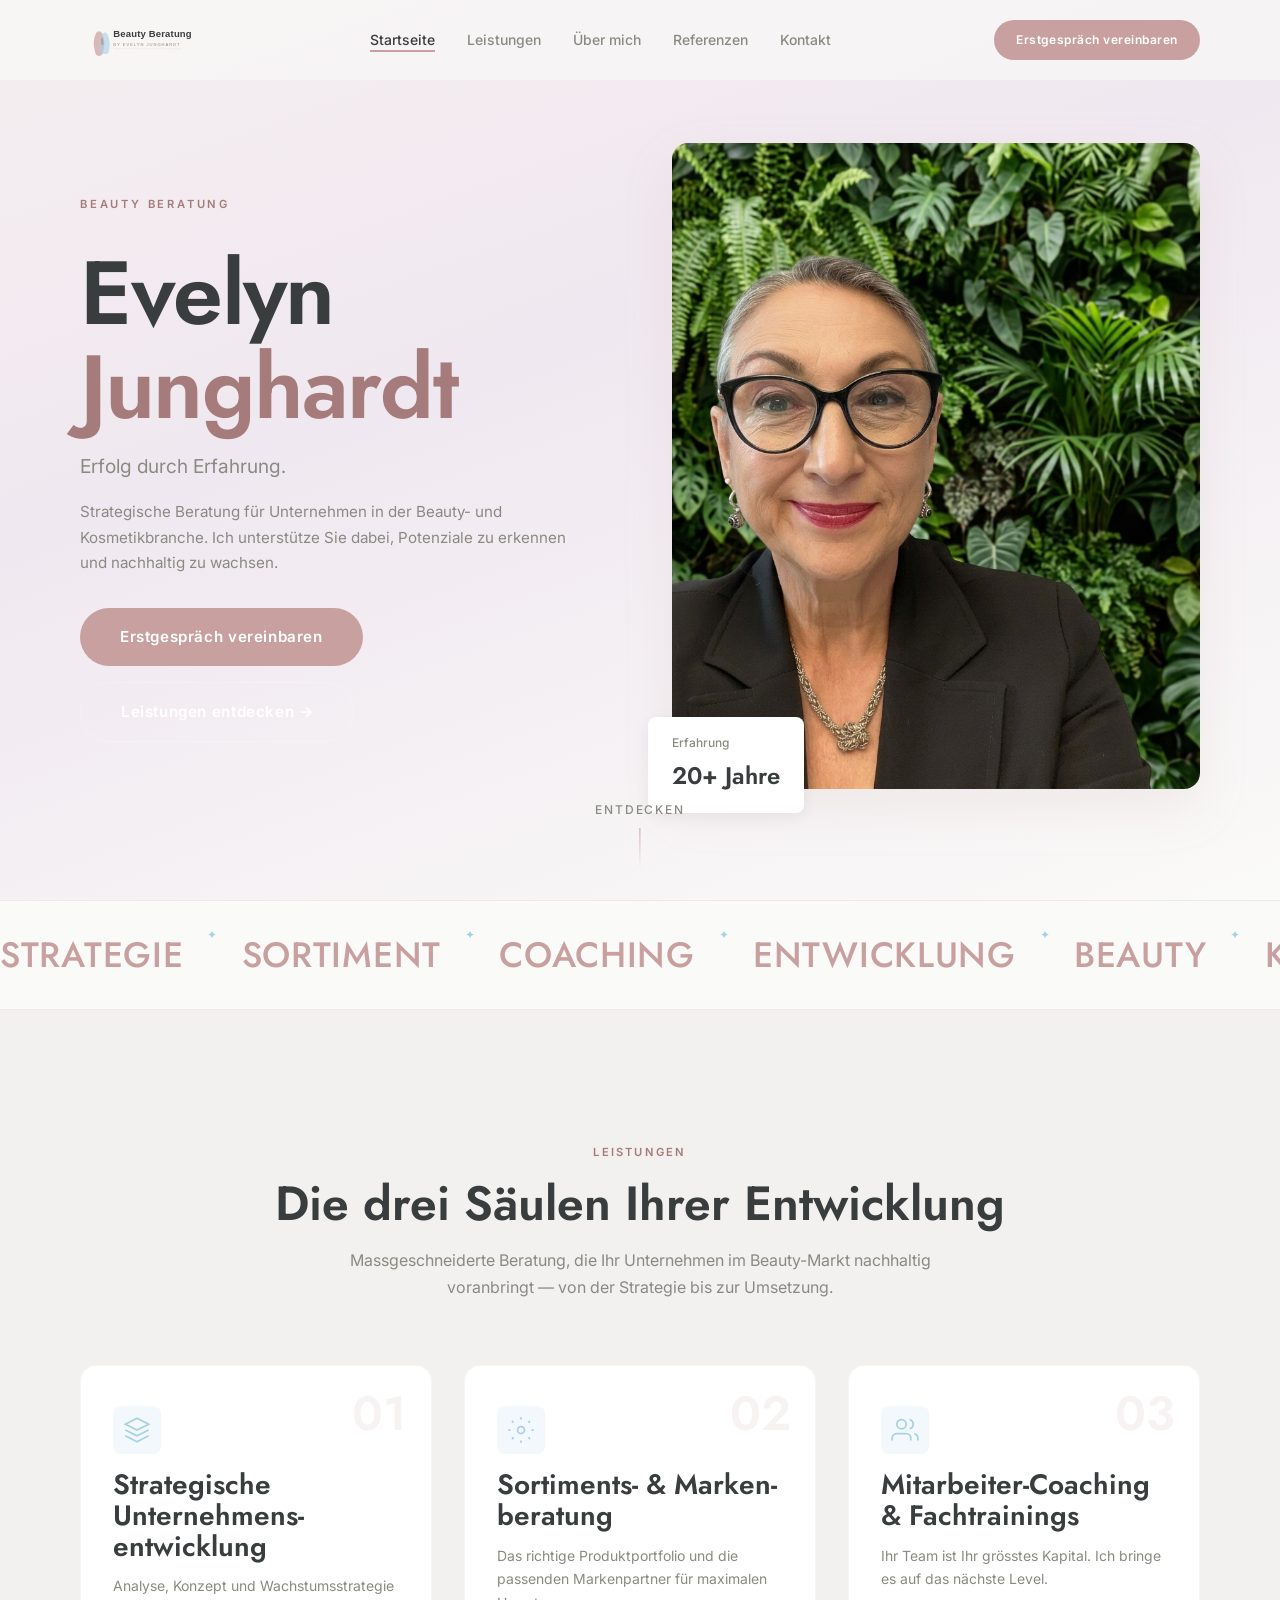
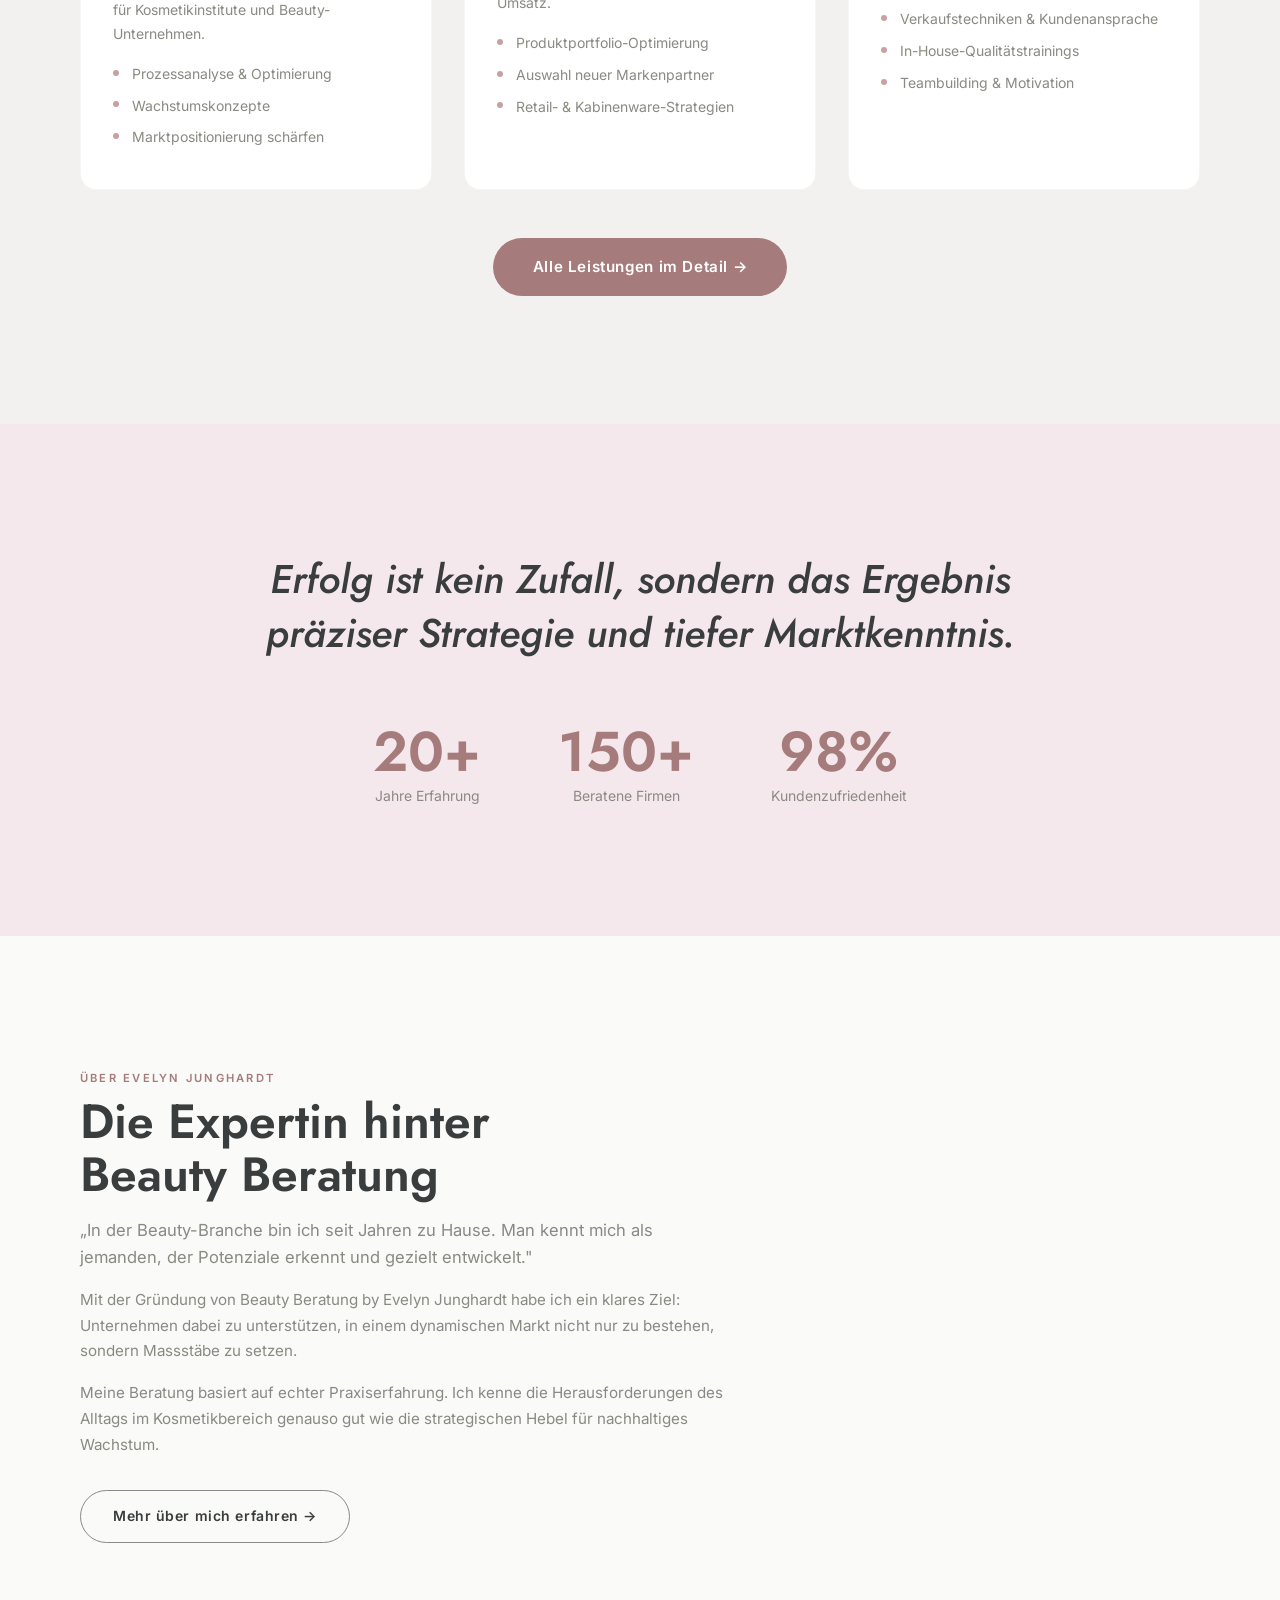
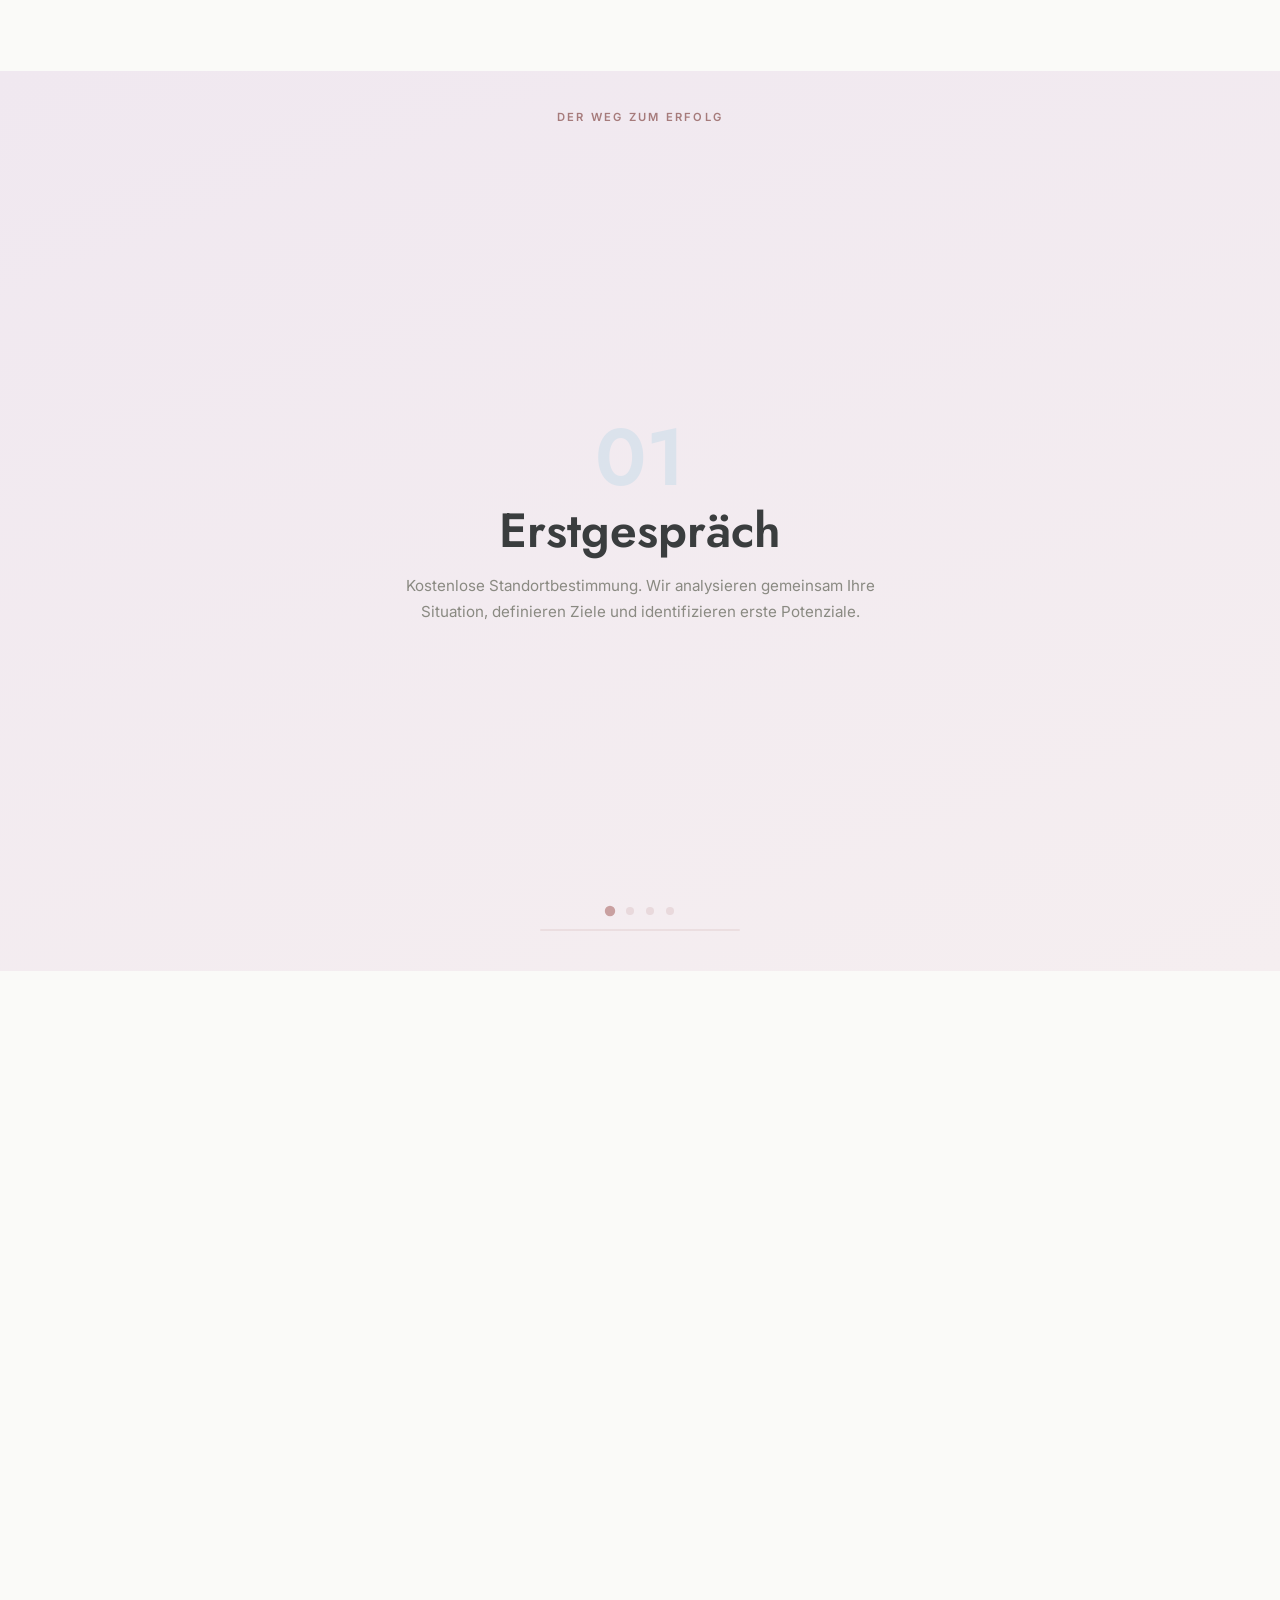
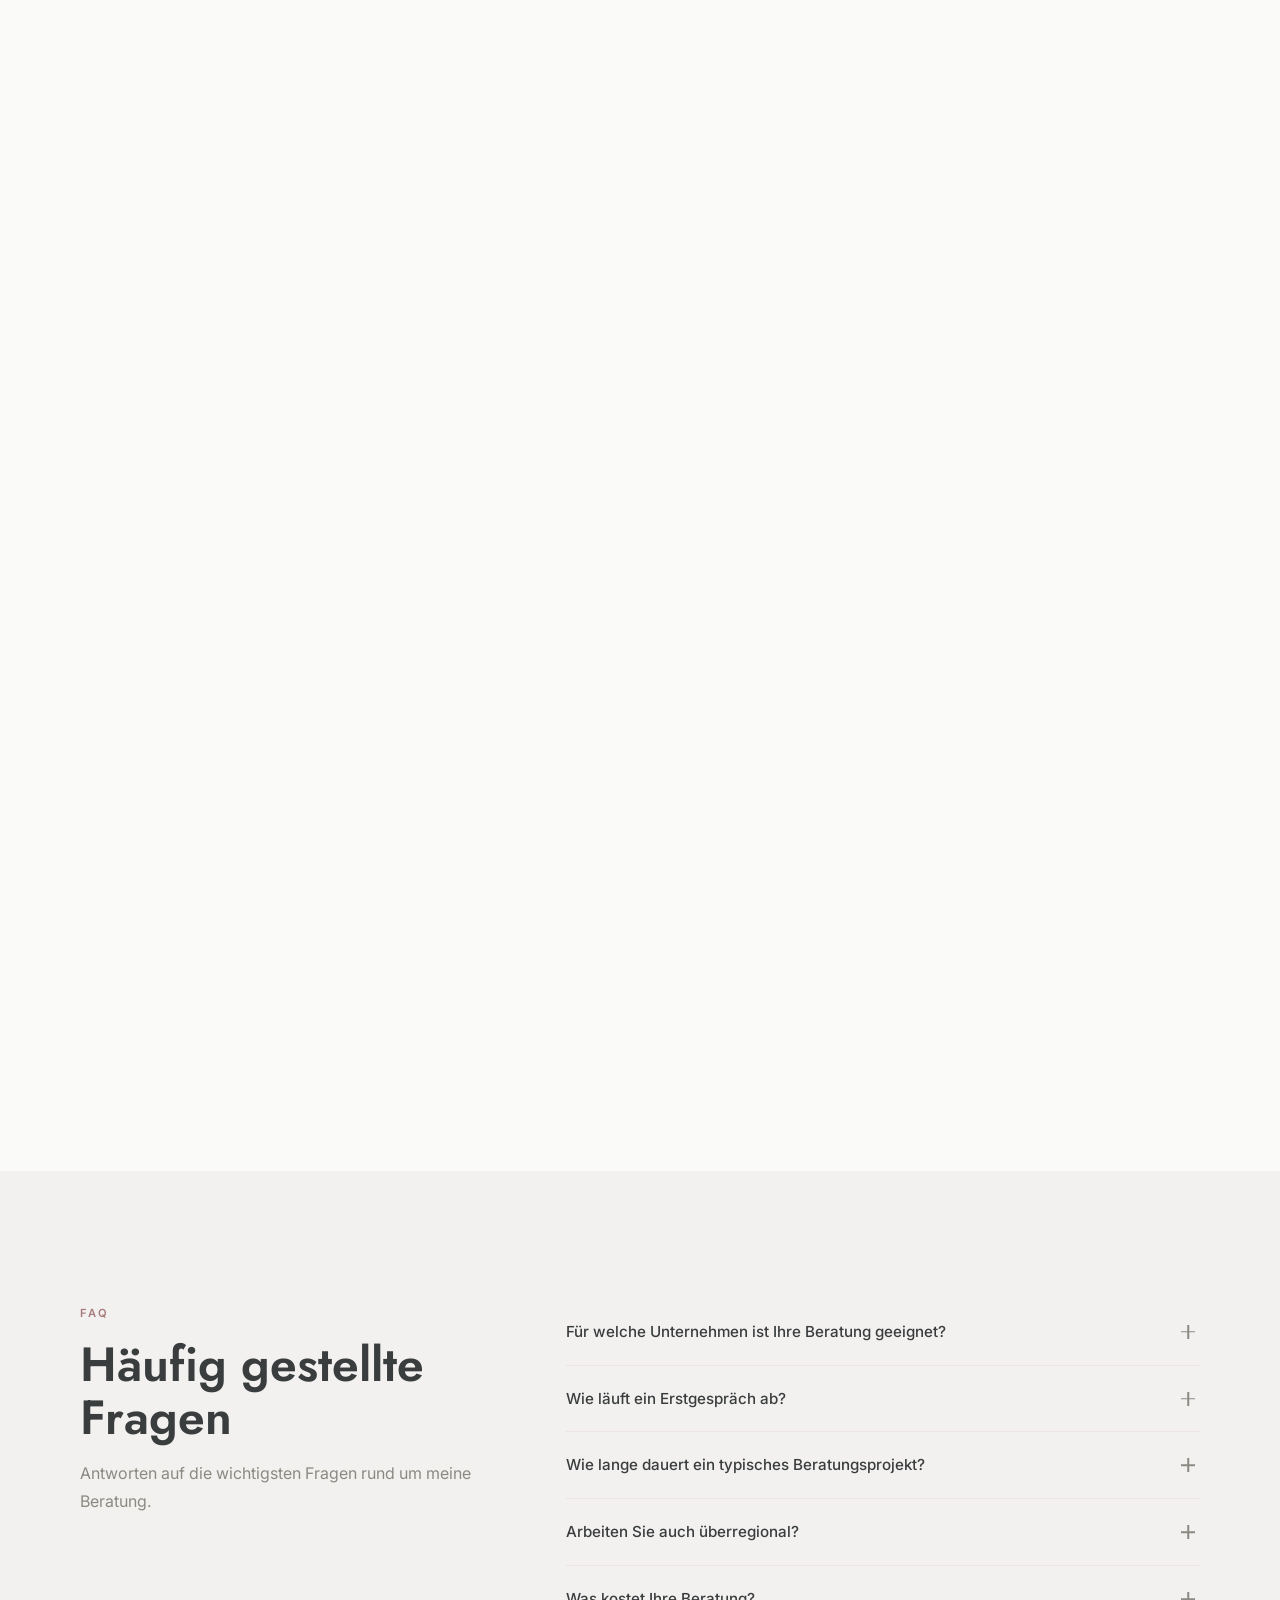
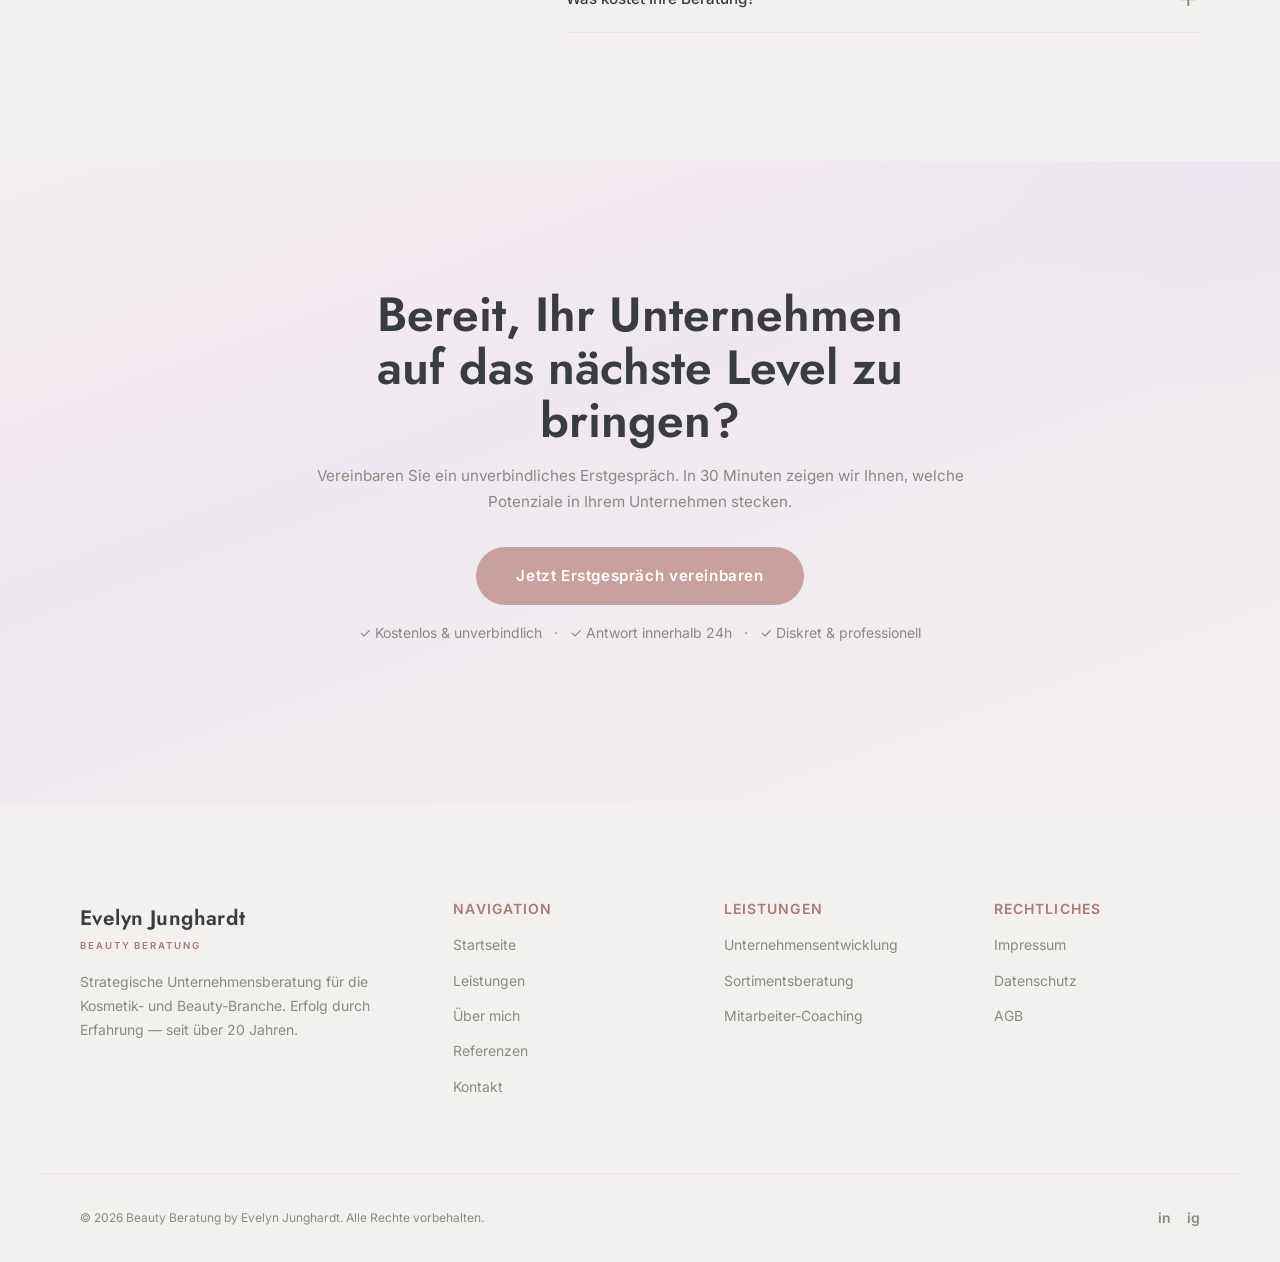
<file: index.html>
﻿<!DOCTYPE html>
<html lang="de-CH">
<head>
  <meta charset="UTF-8">
  <meta name="viewport" content="width=device-width, initial-scale=1.0, viewport-fit=cover">
  <title>Beauty Beratung by Evelyn Junghardt — Erfolg durch Erfahrung</title>
  <meta name="description" content="Strategische Unternehmensberatung für die Kosmetik- und Beauty-Branche. Prozessoptimierung, Sortimentsberatung und Fachtrainings für nachhaltigen Erfolg in der Schweiz.">
  <meta name="robots" content="index, follow, max-image-preview:large">
  <link rel="canonical" href="https://www.beautyberatung-junghardt.ch/">
  <meta property="og:title" content="Beauty Beratung by Evelyn Junghardt — Erfolg durch Erfahrung">
  <meta property="og:description" content="Strategische Unternehmensberatung für die Kosmetik- und Beauty-Branche. Erfolg durch Erfahrung.">
  <meta property="og:type" content="website">
  <meta property="og:url" content="https://www.beautyberatung-junghardt.ch/">
  <meta property="og:locale" content="de_CH">
  <meta property="og:site_name" content="Beauty Beratung by Evelyn Junghardt">
  <meta name="twitter:card" content="summary_large_image">
  <meta name="twitter:title" content="Beauty Beratung by Evelyn Junghardt — Erfolg durch Erfahrung">
  <meta name="twitter:description" content="Strategische Unternehmensberatung für die Kosmetik- und Beauty-Branche.">
  <meta name="theme-color" content="#1a1a1a">
  <link rel="icon" href="assets/logo/monogram.svg" type="image/svg+xml">
  <link rel="stylesheet" href="css/styles.css">
</head>
<body>

<!-- ══════════ NAVIGATION ══════════ -->
<nav class="nav" id="nav">
  <div class="nav-inner">
    <a href="index.html" class="nav-logo" aria-label="Beauty Beratung by Evelyn Junghardt – Startseite">
      <img src="assets/logo/logo.svg" alt="Beauty Beratung by Evelyn Junghardt" class="nav-logo-img">
    </a>
    <ul class="nav-links">
      <li><a href="index.html" class="active">Startseite</a></li>
      <li><a href="leistungen.html">Leistungen</a></li>
      <li><a href="ueber-mich.html">Über mich</a></li>
      <li><a href="referenzen.html">Referenzen</a></li>
      <li><a href="kontakt.html">Kontakt</a></li>
    </ul>
    <div class="nav-cta">
      <a href="kontakt.html" class="btn btn-primary btn-sm" data-magnetic>Erstgespräch vereinbaren</a>
      <button class="hamburger" aria-label="Menü öffnen" aria-expanded="false">
        <span></span><span></span><span></span>
      </button>
    </div>
  </div>
</nav>

<!-- Mobile Menu -->
<div class="mobile-menu" id="mobile-menu">
  <a href="index.html">Startseite</a>
  <a href="leistungen.html">Leistungen</a>
  <a href="ueber-mich.html">Über mich</a>
  <a href="referenzen.html">Referenzen</a>
  <a href="kontakt.html" class="btn btn-primary" style="margin-top:1rem;">Erstgespräch vereinbaren</a>
</div>

<!-- ══════════ HERO ══════════ -->
<section class="hero" id="hero">
  <div class="mouse-gradient"></div>
  <div class="hero-overlay"></div>
  <div class="container hero-grid">
    <div class="hero-content">
      <span class="hero-overline">Beauty Beratung</span>
      <h1>
        Evelyn<br>
        <span class="highlight">Junghardt</span>
      </h1>
      <p class="hero-slogan">Erfolg durch Erfahrung.</p>
      <p class="hero-text">Strategische Beratung für Unternehmen in der Beauty- und Kosmetikbranche. Ich unterstütze Sie dabei, Potenziale zu erkennen und nachhaltig zu wachsen.</p>
      <div class="hero-actions">
        <a href="kontakt.html" class="btn btn-primary btn-lg" data-magnetic>Erstgespräch vereinbaren</a>
        <a href="leistungen.html" class="btn btn-ghost btn-lg" style="border-color:rgba(255,255,255,0.2);color:white;">Leistungen entdecken →</a>
      </div>
    </div>
    <div class="hero-visual" data-animate="fade-right" style="transition-delay:0.4s">
      <div class="hero-image-wrapper">
        <img src="assets/images/evelyn-junghardt.jpg" alt="Evelyn Junghardt — Beauty Beratung Expertin" width="540" height="660" fetchpriority="high">
      </div>
      <div class="hero-badge">
        <span class="hero-badge-label">Erfahrung</span>
        <span class="hero-badge-value"><span data-count="20" data-suffix="+">0+</span> Jahre</span>
      </div>
    </div>
  </div>
  <div class="scroll-indicator">
    <span>Entdecken</span>
    <div class="line"></div>
  </div>
</section>

<!-- ══════════ MARQUEE ══════════ -->
<div class="marquee-section">
  <div class="marquee-track">
    <span>Strategie</span><span class="sep">✦</span>
    <span>Sortiment</span><span class="sep">✦</span>
    <span>Coaching</span><span class="sep">✦</span>
    <span>Entwicklung</span><span class="sep">✦</span>
    <span>Beauty</span><span class="sep">✦</span>
    <span>Kosmetik</span><span class="sep">✦</span>
    <span>Erfolg</span><span class="sep">✦</span>
    <span>Qualität</span><span class="sep">✦</span>
    <span>Strategie</span><span class="sep">✦</span>
    <span>Sortiment</span><span class="sep">✦</span>
    <span>Coaching</span><span class="sep">✦</span>
    <span>Entwicklung</span><span class="sep">✦</span>
    <span>Beauty</span><span class="sep">✦</span>
    <span>Kosmetik</span><span class="sep">✦</span>
    <span>Erfolg</span><span class="sep">✦</span>
    <span>Qualität</span><span class="sep">✦</span>
  </div>
</div>

<!-- ══════════ SERVICES ══════════ -->
<section class="section" id="leistungen" style="background:var(--surface-secondary)">
  <div class="container">
    <div class="section-header text-center" data-animate="fade-up">
      <span class="overline">Leistungen</span>
      <h2>Die drei Säulen Ihrer Entwicklung</h2>
      <p>Massgeschneiderte Beratung, die Ihr Unternehmen im Beauty-Markt nachhaltig voranbringt — von der Strategie bis zur Umsetzung.</p>
    </div>
    <div class="services-grid" data-stagger>
      <div class="service-card">
        <span class="number">01</span>
        <div class="service-icon">
          <svg width="28" height="28" viewBox="0 0 24 24" fill="none" stroke="currentColor" stroke-width="1.5"><path d="M12 2L2 7l10 5 10-5-10-5z"/><path d="M2 17l10 5 10-5"/><path d="M2 12l10 5 10-5"/></svg>
        </div>
        <h3>Strategische Unternehmens&shy;entwicklung</h3>
        <p>Analyse, Konzept und Wachstumsstrategie für Kosmetikinstitute und Beauty-Unternehmen.</p>
        <ul class="service-list">
          <li>Prozessanalyse &amp; Optimierung</li>
          <li>Wachstumskonzepte</li>
          <li>Marktpositionierung schärfen</li>
        </ul>
      </div>
      <div class="service-card">
        <span class="number">02</span>
        <div class="service-icon">
          <svg width="28" height="28" viewBox="0 0 24 24" fill="none" stroke="currentColor" stroke-width="1.5"><circle cx="12" cy="12" r="3"/><path d="M12 1v2M12 21v2M4.22 4.22l1.42 1.42M18.36 18.36l1.42 1.42M1 12h2M21 12h2M4.22 19.78l1.42-1.42M18.36 5.64l1.42-1.42"/></svg>
        </div>
        <h3>Sortiments- &amp; Marken&shy;beratung</h3>
        <p>Das richtige Produktportfolio und die passenden Markenpartner für maximalen Umsatz.</p>
        <ul class="service-list">
          <li>Produktportfolio-Optimierung</li>
          <li>Auswahl neuer Markenpartner</li>
          <li>Retail- &amp; Kabinenware-Strategien</li>
        </ul>
      </div>
      <div class="service-card">
        <span class="number">03</span>
        <div class="service-icon">
          <svg width="28" height="28" viewBox="0 0 24 24" fill="none" stroke="currentColor" stroke-width="1.5"><path d="M17 21v-2a4 4 0 0 0-4-4H5a4 4 0 0 0-4 4v2"/><circle cx="9" cy="7" r="4"/><path d="M23 21v-2a4 4 0 0 0-3-3.87"/><path d="M16 3.13a4 4 0 0 1 0 7.75"/></svg>
        </div>
        <h3>Mitarbeiter-Coaching &amp; Fachtrainings</h3>
        <p>Ihr Team ist Ihr grösstes Kapital. Ich bringe es auf das nächste Level.</p>
        <ul class="service-list">
          <li>Verkaufstechniken &amp; Kundenansprache</li>
          <li>In-House-Qualitätstrainings</li>
          <li>Teambuilding &amp; Motivation</li>
        </ul>
      </div>
    </div>
    <div class="text-center" style="margin-top:3rem" data-animate="fade-up">
      <a href="leistungen.html" class="btn btn-dark btn-lg" data-magnetic>Alle Leistungen im Detail →</a>
    </div>
  </div>
</section>

<!-- ══════════ STATEMENT + STATS ══════════ -->
<section class="section section-dark" style="padding:var(--space-section) 0">
  <div class="container">
    <div class="statement-quote" data-animate="fade-up">
      Erfolg ist kein Zufall, sondern das Ergebnis präziser Strategie und tiefer Marktkenntnis.
    </div>
    <div class="stats-row" data-animate="fade-up" style="transition-delay:0.2s">
      <div class="stat-item">
        <div class="stat-number" data-count="20" data-suffix="+">0+</div>
        <div class="stat-label">Jahre Erfahrung</div>
      </div>
      <div class="stat-item">
        <div class="stat-number" data-count="150" data-suffix="+">0+</div>
        <div class="stat-label">Beratene Firmen</div>
      </div>
      <div class="stat-item">
        <div class="stat-number" data-count="98" data-suffix="%">0%</div>
        <div class="stat-label">Kundenzufriedenheit</div>
      </div>
    </div>
  </div>
</section>

<!-- ══════════ ABOUT PREVIEW ══════════ -->
<section class="section" id="ueber">
  <div class="container about-split">
    <div class="about-text" data-animate="fade-up" style="grid-column: 1 / -1; max-width: 700px;">
      <span class="overline">Über Evelyn Junghardt</span>
      <h2>Die Expertin hinter<br>Beauty Beratung</h2>
      <p class="lead">„In der Beauty-Branche bin ich seit Jahren zu Hause. Man kennt mich als jemanden, der Potenziale erkennt und gezielt entwickelt."</p>
      <p>Mit der Gründung von Beauty Beratung by Evelyn Junghardt habe ich ein klares Ziel: Unternehmen dabei zu unterstützen, in einem dynamischen Markt nicht nur zu bestehen, sondern Massstäbe zu setzen.</p>
      <p>Meine Beratung basiert auf echter Praxiserfahrung. Ich kenne die Herausforderungen des Alltags im Kosmetikbereich genauso gut wie die strategischen Hebel für nachhaltiges Wachstum.</p>
      <a href="ueber-mich.html" class="btn btn-ghost" style="margin-top:1rem" data-magnetic>Mehr über mich erfahren →</a>
    </div>
  </div>
</section>

<!-- ══════════ PROCESS TAKEOVER ══════════ -->
<section class="process-wrapper" id="prozess">
  <div class="process-sticky">
    <div class="container text-center" style="position:absolute;top:2rem;left:0;right:0;z-index:5">
      <span class="overline">Der Weg zum Erfolg</span>
    </div>
    <div class="process-slide active" data-slide="1">
      <div class="step-num">01</div>
      <h3>Erstgespräch</h3>
      <p>Kostenlose Standortbestimmung. Wir analysieren gemeinsam Ihre Situation, definieren Ziele und identifizieren erste Potenziale.</p>
    </div>
    <div class="process-slide" data-slide="2">
      <div class="step-num">02</div>
      <h3>Analyse</h3>
      <p>Detaillierte Untersuchung Ihrer Prozesse, Ihres Sortiments und Ihrer Positionierung am Markt — mit geschultem Blick.</p>
    </div>
    <div class="process-slide" data-slide="3">
      <div class="step-num">03</div>
      <h3>Strategie</h3>
      <p>Entwicklung eines massgeschneiderten Massnahmenplans mit konkreten, umsetzbaren Schritten für messbaren Erfolg.</p>
    </div>
    <div class="process-slide" data-slide="4">
      <div class="step-num">04</div>
      <h3>Umsetzung</h3>
      <p>Aktive Begleitung bei der Implementierung — bis die Ergebnisse sichtbar und messbar sind. Kein Konzept ohne Wirkung.</p>
    </div>
    <div class="process-nav-dots">
      <span class="active"></span><span></span><span></span><span></span>
    </div>
    <div class="process-progress">
      <div class="process-progress-fill"></div>
    </div>
  </div>
</section>

<!-- ══════════ FAQ ══════════ -->
<section class="section" id="faq" style="background:var(--surface-secondary)">
  <div class="container faq-layout">
    <div class="section-header" data-animate="fade-up">
      <span class="overline">FAQ</span>
      <h2>Häufig gestellte Fragen</h2>
      <p>Antworten auf die wichtigsten Fragen rund um meine Beratung.</p>
    </div>
    <div class="faq-list" data-animate="fade-up" style="transition-delay:0.15s">
      <div class="faq-item">
        <button class="faq-question"><span>Für welche Unternehmen ist Ihre Beratung geeignet?</span><span class="faq-icon"></span></button>
        <div class="faq-answer"><p>Meine Beratung richtet sich an Kosmetikinstitute, Beauty-Salons, Spas, Vertriebsunternehmen in der Kosmetikbranche und alle Firmen, die im Beauty-Bereich tätig sind — vom Start-up bis zum etablierten Unternehmen.</p></div>
      </div>
      <div class="faq-item">
        <button class="faq-question"><span>Wie läuft ein Erstgespräch ab?</span><span class="faq-icon"></span></button>
        <div class="faq-answer"><p>Das Erstgespräch ist kostenlos und unverbindlich. In ca. 30 Minuten besprechen wir Ihre aktuelle Situation, Ihre Ziele und wie ich Sie am besten unterstützen kann. Dies kann persönlich, telefonisch oder per Videocall erfolgen.</p></div>
      </div>
      <div class="faq-item">
        <button class="faq-question"><span>Wie lange dauert ein typisches Beratungsprojekt?</span><span class="faq-icon"></span></button>
        <div class="faq-answer"><p>Das hängt vom Umfang ab. Eine gezielte Sortimentsberatung kann innerhalb weniger Wochen abgeschlossen sein, während eine umfassende Unternehmensentwicklung typischerweise 3 bis 6 Monate dauert.</p></div>
      </div>
      <div class="faq-item">
        <button class="faq-question"><span>Arbeiten Sie auch überregional?</span><span class="faq-icon"></span></button>
        <div class="faq-answer"><p>Ja, absolut. Ich berate Unternehmen in der gesamten Schweiz und im deutschsprachigen Raum. Vor-Ort-Termine, Videocalls und hybride Formate — ich passe mich Ihren Bedürfnissen an.</p></div>
      </div>
      <div class="faq-item">
        <button class="faq-question"><span>Was kostet Ihre Beratung?</span><span class="faq-icon"></span></button>
        <div class="faq-answer"><p>Die Kosten richten sich nach dem Projekt und dem gewünschten Umfang. Ich erstelle Ihnen nach dem kostenlosen Erstgespräch ein transparentes, massgeschneidertes Angebot — ohne versteckte Kosten.</p></div>
      </div>
    </div>
  </div>
</section>

<!-- ══════════ CTA ══════════ -->
<section class="section section-cta" style="padding:var(--space-section) 0">
  <div class="container">
    <div class="cta-content text-center" data-animate="fade-up">
      <h2>Bereit, Ihr Unternehmen<br>auf das nächste Level zu bringen?</h2>
      <p>Vereinbaren Sie ein unverbindliches Erstgespräch. In 30 Minuten zeigen wir Ihnen, welche Potenziale in Ihrem Unternehmen stecken.</p>
      <a href="kontakt.html" class="btn btn-primary btn-lg" data-magnetic>Jetzt Erstgespräch vereinbaren</a>
      <p class="cta-trust">✓ Kostenlos &amp; unverbindlich <span>·</span> ✓ Antwort innerhalb 24h <span>·</span> ✓ Diskret &amp; professionell</p>
    </div>
  </div>
</section>

<!-- ══════════ FOOTER ══════════ -->
<footer class="footer">
  <div class="container footer-grid">
    <div class="footer-brand">
      <div>
        <span class="footer-logo-name">Evelyn Junghardt</span>
        <span class="footer-logo-sub">Beauty Beratung</span>
      </div>
      <p>Strategische Unternehmensberatung für die Kosmetik- und Beauty-Branche. Erfolg durch Erfahrung — seit über 20 Jahren.</p>
    </div>
    <div>
      <h4>Navigation</h4>
      <ul>
        <li><a href="index.html">Startseite</a></li>
        <li><a href="leistungen.html">Leistungen</a></li>
        <li><a href="ueber-mich.html">Über mich</a></li>
        <li><a href="referenzen.html">Referenzen</a></li>
        <li><a href="kontakt.html">Kontakt</a></li>
      </ul>
    </div>
    <div>
      <h4>Leistungen</h4>
      <ul>
        <li><a href="leistungen.html#strategie">Unternehmensentwicklung</a></li>
        <li><a href="leistungen.html#sortiment">Sortimentsberatung</a></li>
        <li><a href="leistungen.html#coaching">Mitarbeiter-Coaching</a></li>
      </ul>
    </div>
    <div>
      <h4>Rechtliches</h4>
      <ul>
        <li><a href="impressum.html">Impressum</a></li>
        <li><a href="datenschutz.html">Datenschutz</a></li><li><a href="agb.html">AGB</a></li>
      </ul>
    </div>
  </div>
  <div class="footer-bottom container">
    <p>© 2026 Beauty Beratung by Evelyn Junghardt. Alle Rechte vorbehalten.</p>
    <div class="footer-social">
      <a href="#" aria-label="LinkedIn">in</a>
      <a href="#" aria-label="Instagram">ig</a>
    </div>
  </div>
</footer>

<!-- Sticky Mobile CTA -->
<div class="sticky-cta-bar">
  <a href="tel:+41763893616" class="sticky-cta-call">📞 Anrufen</a>
  <a href="kontakt.html" class="sticky-cta-primary">Erstgespräch vereinbaren</a>
</div>

<!-- JSON-LD -->
<script type="application/ld+json">
{"@context":"https://schema.org","@graph":[{"@type":"Organization","name":"Beauty Beratung by Evelyn Junghardt","url":"https://www.beautyberatung-junghardt.ch","description":"Strategische Unternehmensberatung für die Kosmetik- und Beauty-Branche.","founder":{"@type":"Person","name":"Evelyn Junghardt"}},{"@type":"WebSite","name":"Beauty Beratung by Evelyn Junghardt","url":"https://www.beautyberatung-junghardt.ch"},{"@type":"ProfessionalService","name":"Beauty Beratung by Evelyn Junghardt","url":"https://www.beautyberatung-junghardt.ch","description":"Unternehmensberatung für Beauty und Kosmetik","priceRange":"$$","areaServed":{"@type":"Country","name":"Switzerland"},"serviceType":["Unternehmensberatung","Sortimentsberatung","Mitarbeiter-Coaching"]},{"@type":"FAQPage","mainEntity":[{"@type":"Question","name":"Für welche Unternehmen ist Ihre Beratung geeignet?","acceptedAnswer":{"@type":"Answer","text":"Meine Beratung richtet sich an Kosmetikinstitute, Beauty-Salons, Spas, Vertriebsunternehmen in der Kosmetikbranche und alle Firmen, die im Beauty-Bereich tätig sind."}},{"@type":"Question","name":"Wie läuft ein Erstgespräch ab?","acceptedAnswer":{"@type":"Answer","text":"Das Erstgespräch ist kostenlos und unverbindlich. In ca. 30 Minuten besprechen wir Ihre aktuelle Situation, Ihre Ziele und wie ich Sie am besten unterstützen kann."}},{"@type":"Question","name":"Was kostet Ihre Beratung?","acceptedAnswer":{"@type":"Answer","text":"Die Kosten richten sich nach dem Projekt. Nach dem kostenlosen Erstgespräch erhalten Sie ein transparentes, massgeschneidertes Angebot."}}]}]}
</script>

<script src="js/main.js" defer></script>
</body>
</html>
</file>
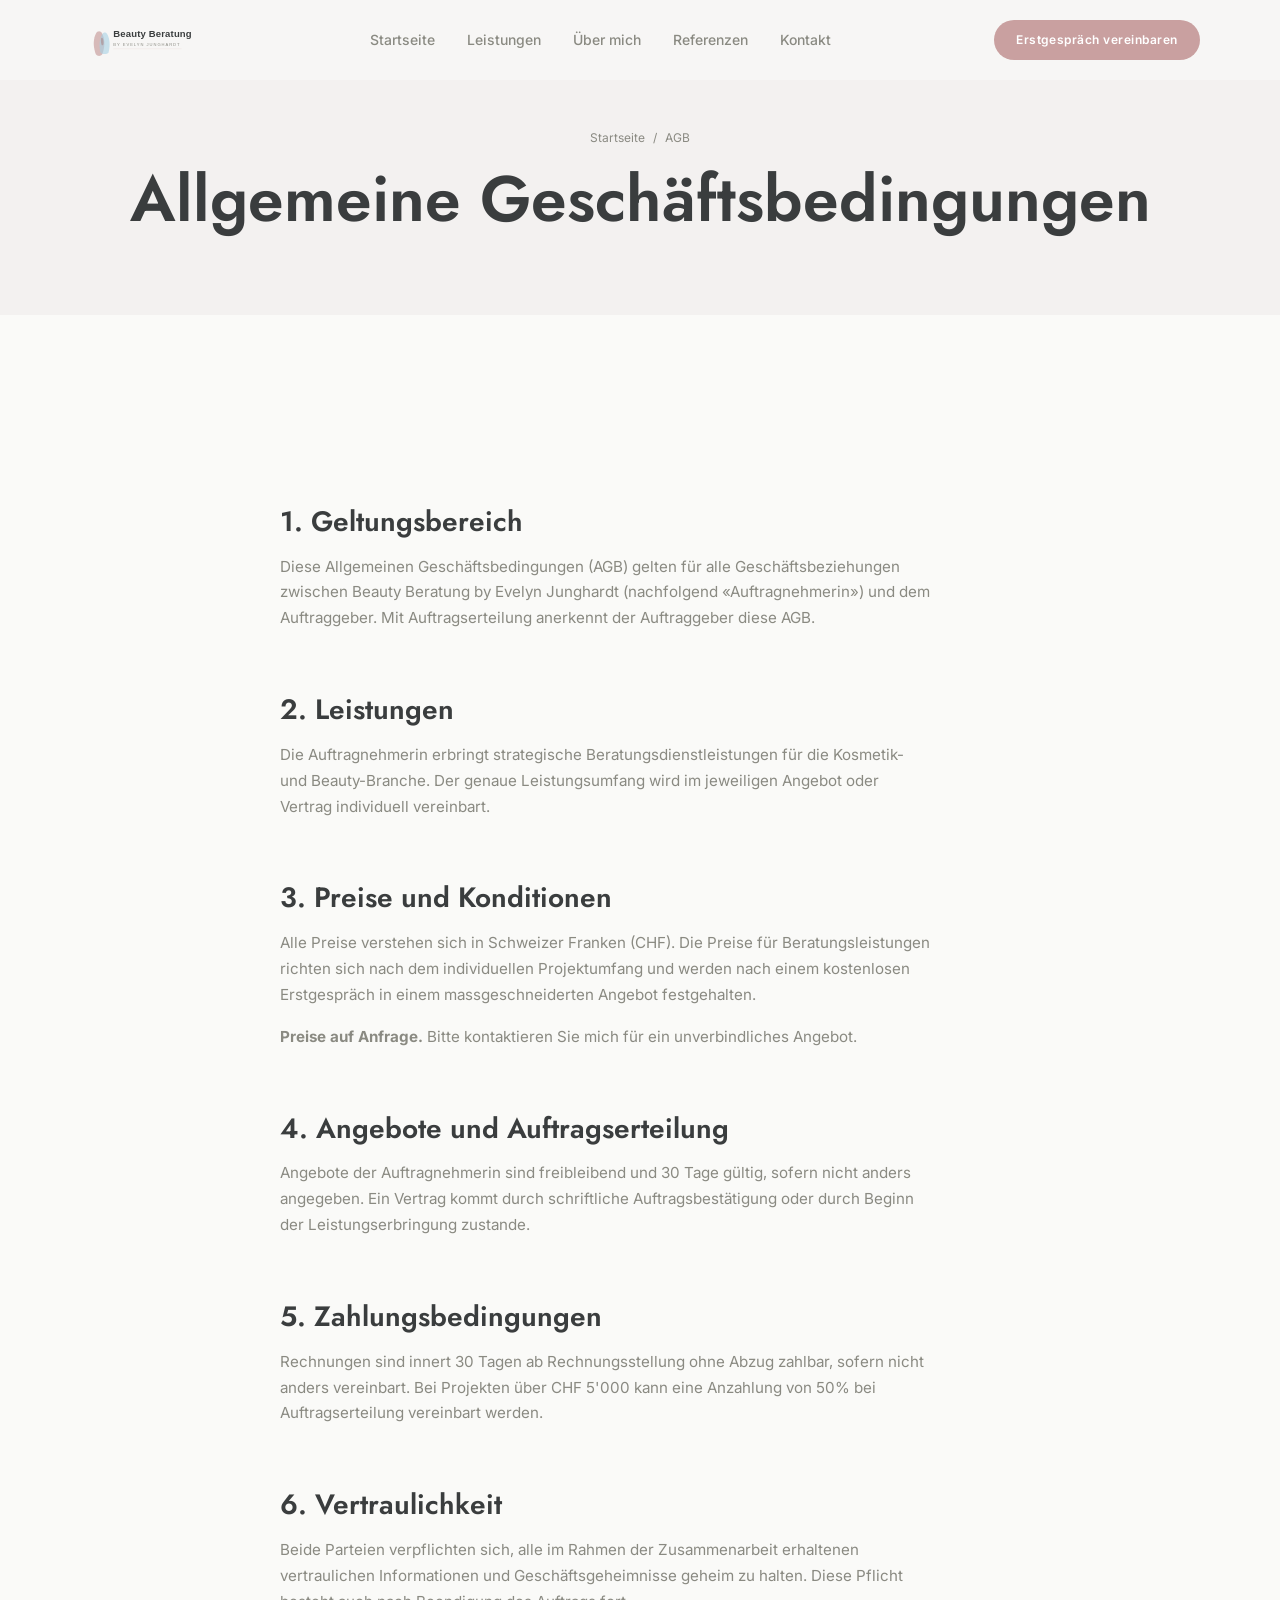
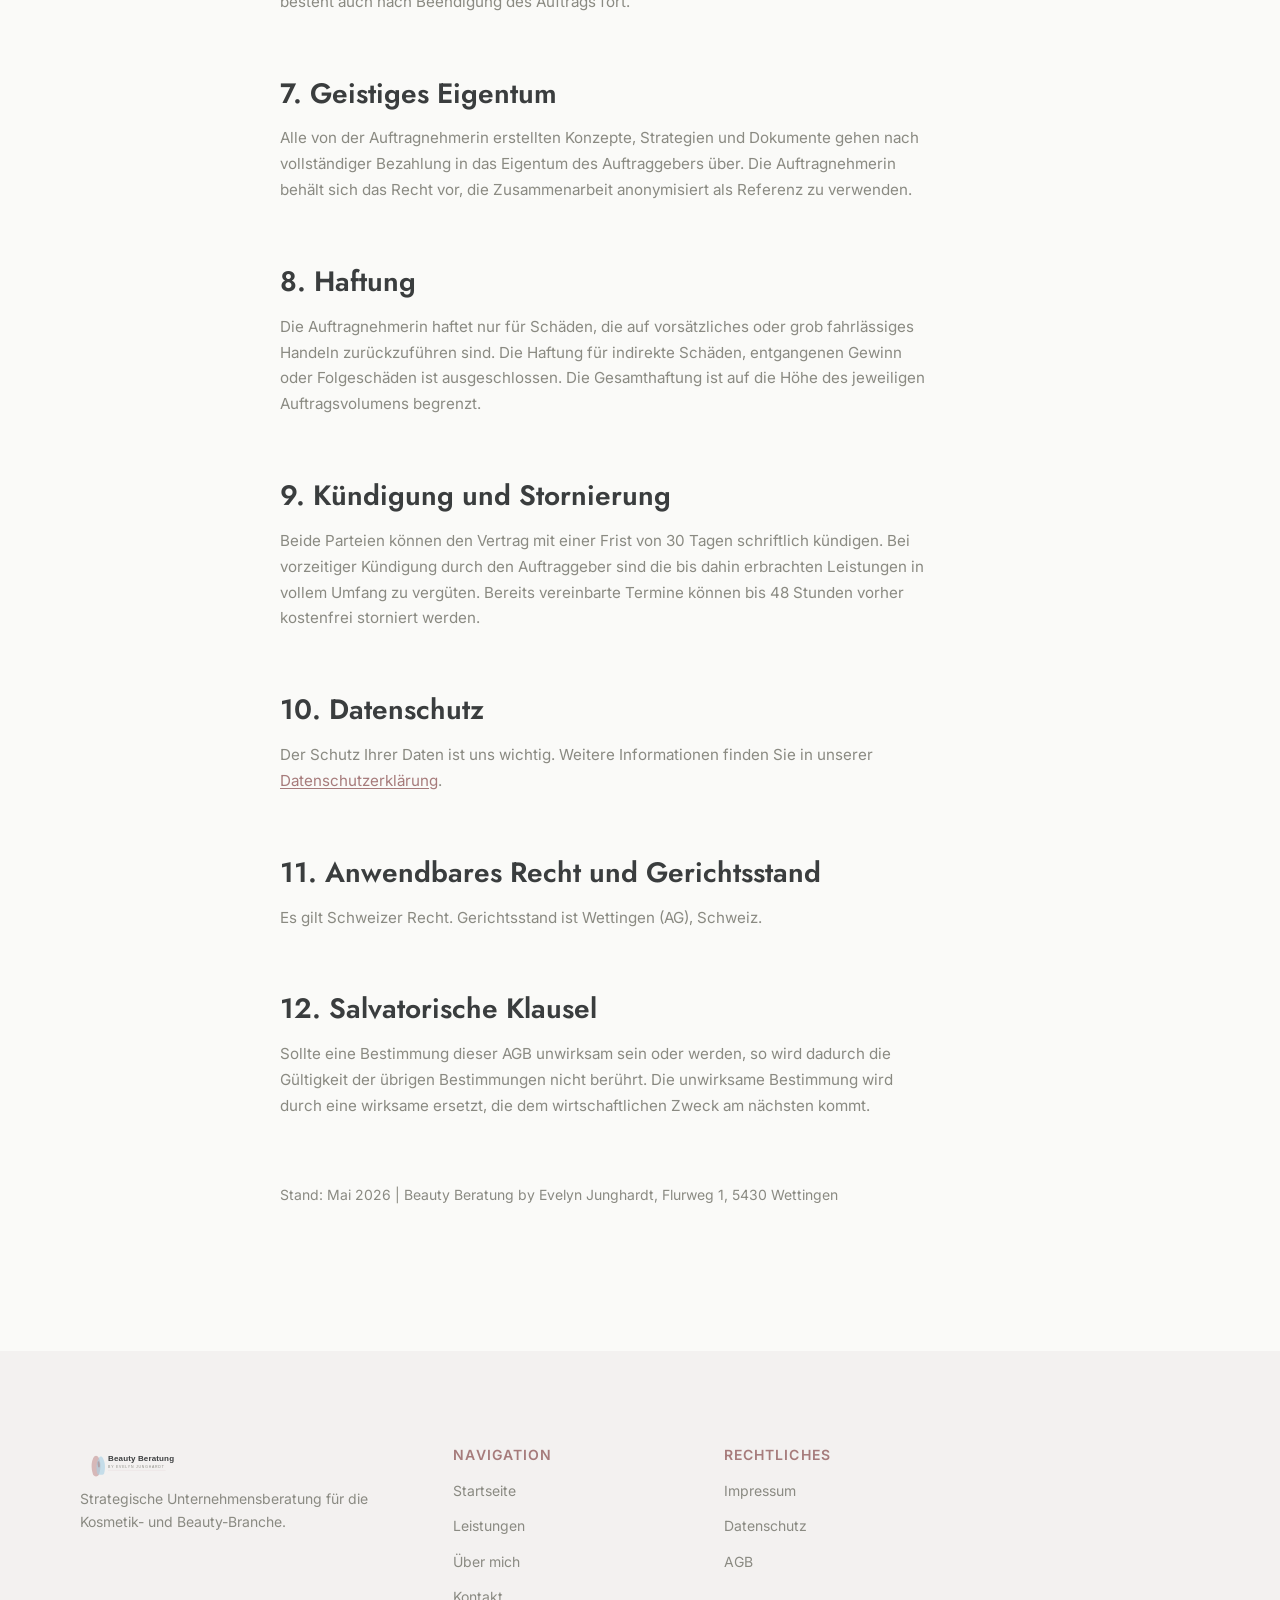
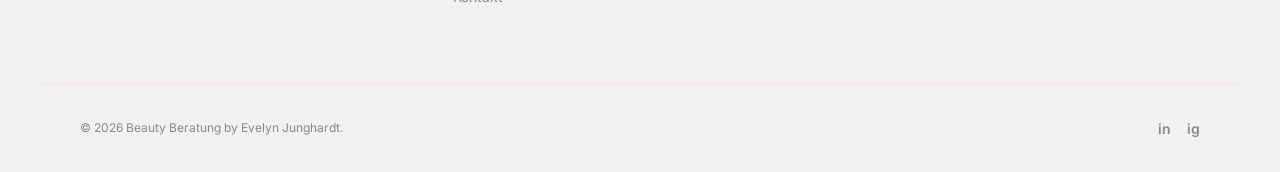
<file: agb.html>
﻿<!DOCTYPE html>
<html lang="de-CH">
<head>
  <meta charset="UTF-8">
  <meta name="viewport" content="width=device-width, initial-scale=1.0, viewport-fit=cover">
  <title>AGB — Beauty Beratung by Evelyn Junghardt</title>
  <meta name="description" content="Allgemeine Geschäftsbedingungen von Beauty Beratung by Evelyn Junghardt.">
  <meta name="robots" content="noindex, follow">
  <meta name="theme-color" content="#FAFAF8">
  <link rel="icon" href="assets/logo/monogram.svg" type="image/svg+xml">
  <link rel="stylesheet" href="css/styles.css">
</head>
<body>
<nav class="nav" id="nav"><div class="nav-inner"><a href="index.html" class="nav-logo"><img src="assets/logo/logo.svg" alt="Beauty Beratung by Evelyn Junghardt" class="nav-logo-img"></a><ul class="nav-links"><li><a href="index.html">Startseite</a></li><li><a href="leistungen.html">Leistungen</a></li><li><a href="ueber-mich.html">Über mich</a></li><li><a href="referenzen.html">Referenzen</a></li><li><a href="kontakt.html">Kontakt</a></li></ul><div class="nav-cta"><a href="kontakt.html" class="btn btn-primary btn-sm">Erstgespräch vereinbaren</a><button class="hamburger" aria-label="Menü öffnen" aria-expanded="false"><span></span><span></span><span></span></button></div></div></nav>
<div class="mobile-menu" id="mobile-menu"><a href="index.html">Startseite</a><a href="leistungen.html">Leistungen</a><a href="ueber-mich.html">Über mich</a><a href="referenzen.html">Referenzen</a><a href="kontakt.html" class="btn btn-primary" style="margin-top:1rem;">Erstgespräch vereinbaren</a></div>

<section class="page-hero"><div class="container"><div class="breadcrumbs"><a href="index.html">Startseite</a><span class="sep">/</span><span>AGB</span></div><h1>Allgemeine Geschäftsbedingungen</h1></div></section>

<section class="section">
  <div class="legal-content">
    <h2>1. Geltungsbereich</h2>
    <p>Diese Allgemeinen Geschäftsbedingungen (AGB) gelten für alle Geschäftsbeziehungen zwischen Beauty Beratung by Evelyn Junghardt (nachfolgend «Auftragnehmerin») und dem Auftraggeber. Mit Auftragserteilung anerkennt der Auftraggeber diese AGB.</p>

    <h2>2. Leistungen</h2>
    <p>Die Auftragnehmerin erbringt strategische Beratungsdienstleistungen für die Kosmetik- und Beauty-Branche. Der genaue Leistungsumfang wird im jeweiligen Angebot oder Vertrag individuell vereinbart.</p>

    <h2>3. Preise und Konditionen</h2>
    <p>Alle Preise verstehen sich in Schweizer Franken (CHF). Die Preise für Beratungsleistungen richten sich nach dem individuellen Projektumfang und werden nach einem kostenlosen Erstgespräch in einem massgeschneiderten Angebot festgehalten.</p>
    <p><strong>Preise auf Anfrage.</strong> Bitte kontaktieren Sie mich für ein unverbindliches Angebot.</p>

    <h2>4. Angebote und Auftragserteilung</h2>
    <p>Angebote der Auftragnehmerin sind freibleibend und 30 Tage gültig, sofern nicht anders angegeben. Ein Vertrag kommt durch schriftliche Auftragsbestätigung oder durch Beginn der Leistungserbringung zustande.</p>

    <h2>5. Zahlungsbedingungen</h2>
    <p>Rechnungen sind innert 30 Tagen ab Rechnungsstellung ohne Abzug zahlbar, sofern nicht anders vereinbart. Bei Projekten über CHF 5'000 kann eine Anzahlung von 50% bei Auftragserteilung vereinbart werden.</p>

    <h2>6. Vertraulichkeit</h2>
    <p>Beide Parteien verpflichten sich, alle im Rahmen der Zusammenarbeit erhaltenen vertraulichen Informationen und Geschäftsgeheimnisse geheim zu halten. Diese Pflicht besteht auch nach Beendigung des Auftrags fort.</p>

    <h2>7. Geistiges Eigentum</h2>
    <p>Alle von der Auftragnehmerin erstellten Konzepte, Strategien und Dokumente gehen nach vollständiger Bezahlung in das Eigentum des Auftraggebers über. Die Auftragnehmerin behält sich das Recht vor, die Zusammenarbeit anonymisiert als Referenz zu verwenden.</p>

    <h2>8. Haftung</h2>
    <p>Die Auftragnehmerin haftet nur für Schäden, die auf vorsätzliches oder grob fahrlässiges Handeln zurückzuführen sind. Die Haftung für indirekte Schäden, entgangenen Gewinn oder Folgeschäden ist ausgeschlossen. Die Gesamthaftung ist auf die Höhe des jeweiligen Auftragsvolumens begrenzt.</p>

    <h2>9. Kündigung und Stornierung</h2>
    <p>Beide Parteien können den Vertrag mit einer Frist von 30 Tagen schriftlich kündigen. Bei vorzeitiger Kündigung durch den Auftraggeber sind die bis dahin erbrachten Leistungen in vollem Umfang zu vergüten. Bereits vereinbarte Termine können bis 48 Stunden vorher kostenfrei storniert werden.</p>

    <h2>10. Datenschutz</h2>
    <p>Der Schutz Ihrer Daten ist uns wichtig. Weitere Informationen finden Sie in unserer <a href="datenschutz.html">Datenschutzerklärung</a>.</p>

    <h2>11. Anwendbares Recht und Gerichtsstand</h2>
    <p>Es gilt Schweizer Recht. Gerichtsstand ist Wettingen (AG), Schweiz.</p>

    <h2>12. Salvatorische Klausel</h2>
    <p>Sollte eine Bestimmung dieser AGB unwirksam sein oder werden, so wird dadurch die Gültigkeit der übrigen Bestimmungen nicht berührt. Die unwirksame Bestimmung wird durch eine wirksame ersetzt, die dem wirtschaftlichen Zweck am nächsten kommt.</p>

    <p style="margin-top:var(--space-xl);color:var(--text-secondary);font-size:var(--fs-sm);">Stand: Mai 2026 | Beauty Beratung by Evelyn Junghardt, Flurweg 1, 5430 Wettingen</p>
  </div>
</section>

<footer class="footer"><div class="container footer-grid"><div class="footer-brand"><div><img src="assets/logo/logo.svg" alt="Beauty Beratung by Evelyn Junghardt" style="height:32px;width:auto;margin-bottom:0.5rem;"></div><p>Strategische Unternehmensberatung für die Kosmetik- und Beauty-Branche.</p></div><div><h4>Navigation</h4><ul><li><a href="index.html">Startseite</a></li><li><a href="leistungen.html">Leistungen</a></li><li><a href="ueber-mich.html">Über mich</a></li><li><a href="kontakt.html">Kontakt</a></li></ul></div><div><h4>Rechtliches</h4><ul><li><a href="impressum.html">Impressum</a></li><li><a href="datenschutz.html">Datenschutz</a></li><li><a href="agb.html">AGB</a></li></ul></div><div></div></div><div class="footer-bottom container"><p>© 2026 Beauty Beratung by Evelyn Junghardt.</p><div class="footer-social"><a href="#" aria-label="LinkedIn">in</a><a href="#" aria-label="Instagram">ig</a></div></div></footer>
<script src="js/main.js" defer></script>
</body>
</html>
</file>
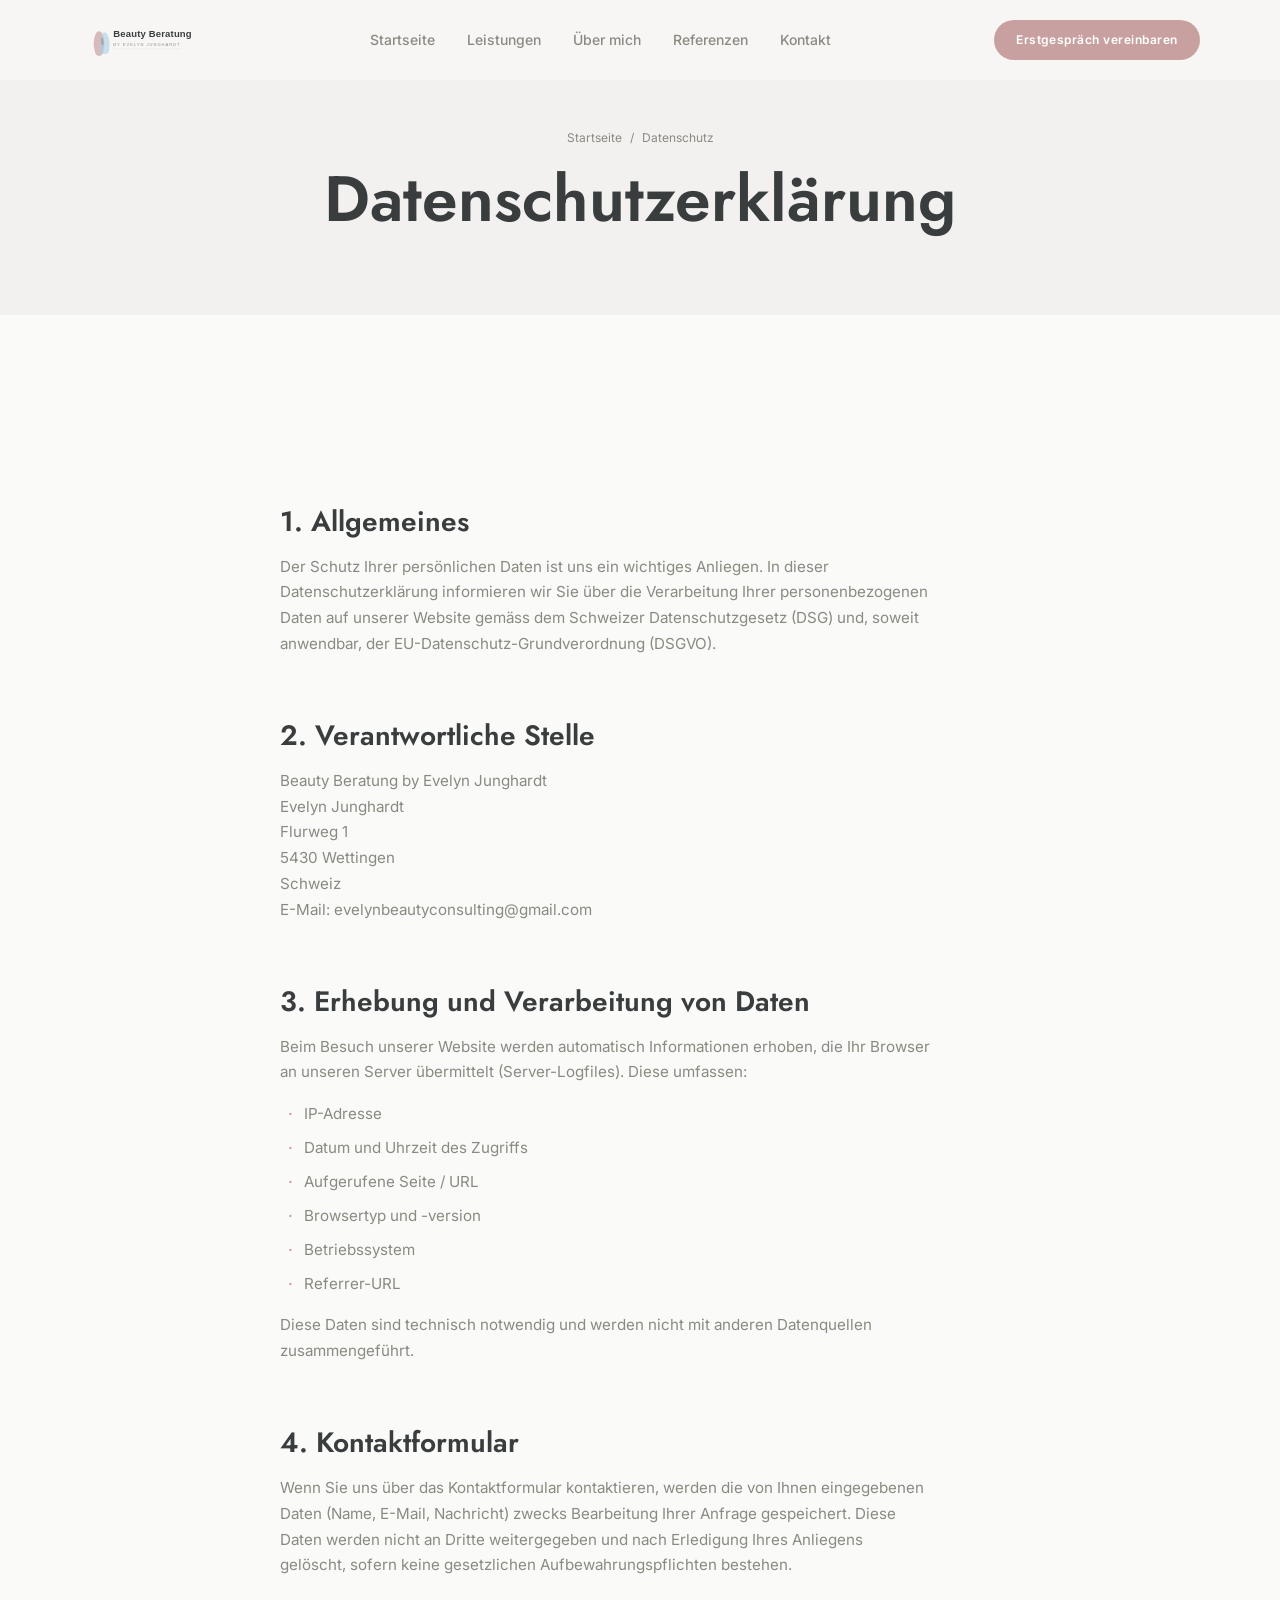
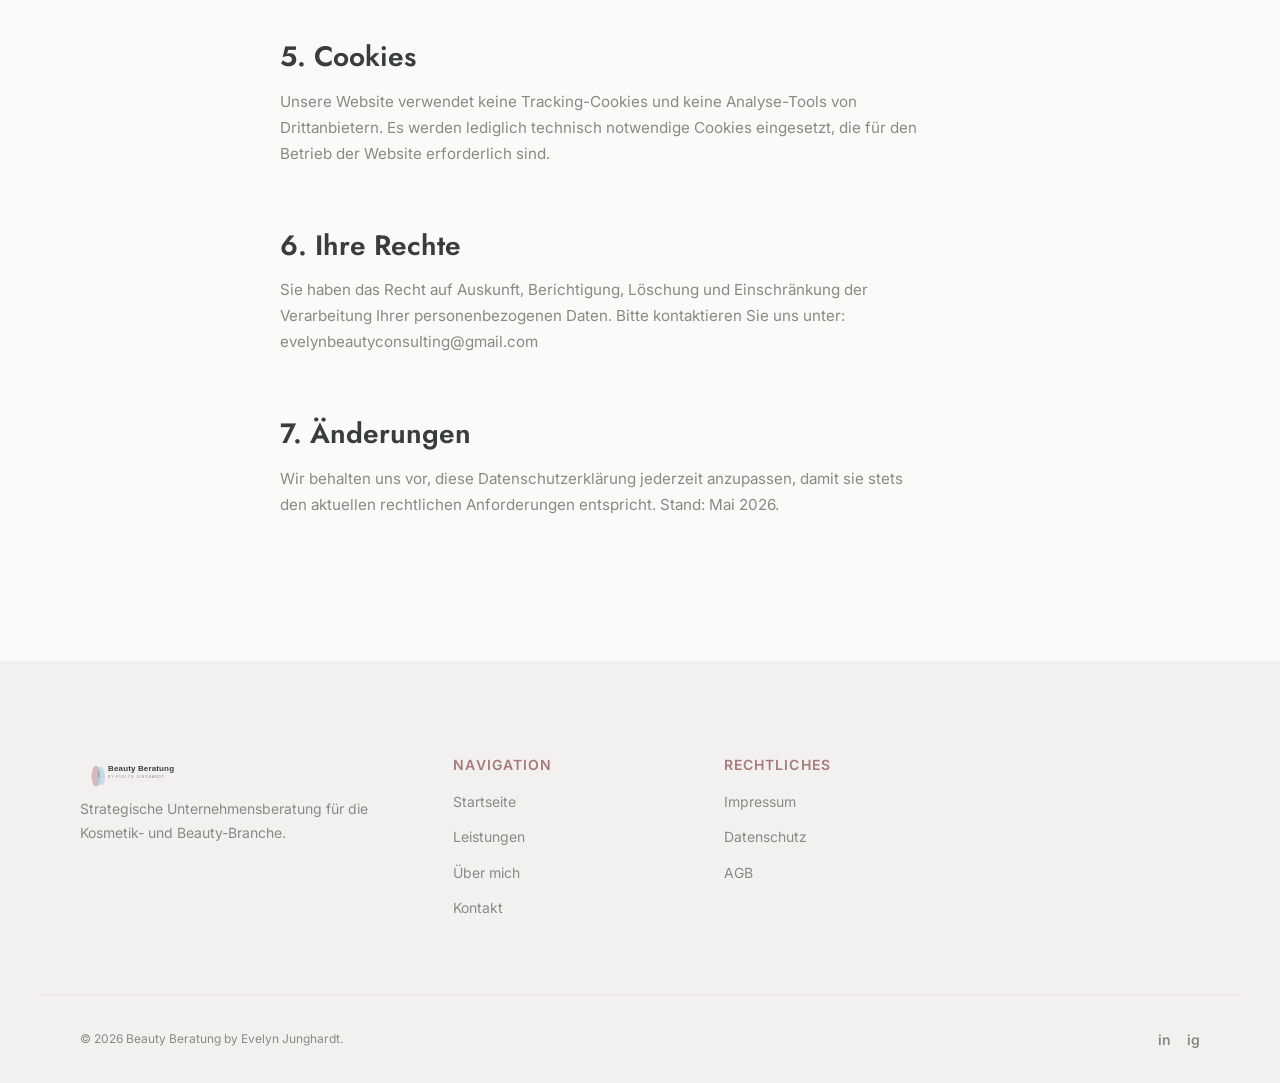
<file: datenschutz.html>
﻿<!DOCTYPE html>
<html lang="de-CH">
<head>
  <meta charset="UTF-8">
  <meta name="viewport" content="width=device-width, initial-scale=1.0, viewport-fit=cover">
  <title>Datenschutz — Beauty Beratung by Evelyn Junghardt</title>
  <meta name="description" content="Datenschutzerklärung von Beauty Beratung by Evelyn Junghardt gemäss DSG und DSGVO.">
  <meta name="robots" content="noindex, follow">
  <meta name="theme-color" content="#1a1a1a">
  <link rel="icon" href="assets/logo/monogram.svg" type="image/svg+xml">
  <link rel="stylesheet" href="css/styles.css">
</head>
<body>
<nav class="nav" id="nav"><div class="nav-inner"><a href="index.html" class="nav-logo"><img src="assets/logo/logo.svg" alt="Beauty Beratung by Evelyn Junghardt" class="nav-logo-img"></a><ul class="nav-links"><li><a href="index.html">Startseite</a></li><li><a href="leistungen.html">Leistungen</a></li><li><a href="ueber-mich.html">Über mich</a></li><li><a href="referenzen.html">Referenzen</a></li><li><a href="kontakt.html">Kontakt</a></li></ul><div class="nav-cta"><a href="kontakt.html" class="btn btn-primary btn-sm" data-magnetic>Erstgespräch vereinbaren</a><button class="hamburger" aria-label="Menü öffnen" aria-expanded="false"><span></span><span></span><span></span></button></div></div></nav>
<div class="mobile-menu" id="mobile-menu"><a href="index.html">Startseite</a><a href="leistungen.html">Leistungen</a><a href="ueber-mich.html">Über mich</a><a href="referenzen.html">Referenzen</a><a href="kontakt.html" class="btn btn-primary" style="margin-top:1rem;">Erstgespräch vereinbaren</a></div>

<section class="page-hero"><div class="container"><div class="breadcrumbs"><a href="index.html">Startseite</a><span class="sep">/</span><span>Datenschutz</span></div><h1>Datenschutzerklärung</h1></div></section>

<section class="section">
  <div class="legal-content">
    <h2>1. Allgemeines</h2>
    <p>Der Schutz Ihrer persönlichen Daten ist uns ein wichtiges Anliegen. In dieser Datenschutzerklärung informieren wir Sie über die Verarbeitung Ihrer personenbezogenen Daten auf unserer Website gemäss dem Schweizer Datenschutzgesetz (DSG) und, soweit anwendbar, der EU-Datenschutz-Grundverordnung (DSGVO).</p>
    <h2>2. Verantwortliche Stelle</h2>
    <p>Beauty Beratung by Evelyn Junghardt<br>Evelyn Junghardt<br>Flurweg 1<br>5430 Wettingen<br>Schweiz<br>E-Mail: evelynbeautyconsulting@gmail.com</p>
    <h2>3. Erhebung und Verarbeitung von Daten</h2>
    <p>Beim Besuch unserer Website werden automatisch Informationen erhoben, die Ihr Browser an unseren Server übermittelt (Server-Logfiles). Diese umfassen:</p>
    <ul><li>IP-Adresse</li><li>Datum und Uhrzeit des Zugriffs</li><li>Aufgerufene Seite / URL</li><li>Browsertyp und -version</li><li>Betriebssystem</li><li>Referrer-URL</li></ul>
    <p>Diese Daten sind technisch notwendig und werden nicht mit anderen Datenquellen zusammengeführt.</p>
    <h2>4. Kontaktformular</h2>
    <p>Wenn Sie uns über das Kontaktformular kontaktieren, werden die von Ihnen eingegebenen Daten (Name, E-Mail, Nachricht) zwecks Bearbeitung Ihrer Anfrage gespeichert. Diese Daten werden nicht an Dritte weitergegeben und nach Erledigung Ihres Anliegens gelöscht, sofern keine gesetzlichen Aufbewahrungspflichten bestehen.</p>
    <h2>5. Cookies</h2>
    <p>Unsere Website verwendet keine Tracking-Cookies und keine Analyse-Tools von Drittanbietern. Es werden lediglich technisch notwendige Cookies eingesetzt, die für den Betrieb der Website erforderlich sind.</p>
    <h2>6. Ihre Rechte</h2>
    <p>Sie haben das Recht auf Auskunft, Berichtigung, Löschung und Einschränkung der Verarbeitung Ihrer personenbezogenen Daten. Bitte kontaktieren Sie uns unter: evelynbeautyconsulting@gmail.com</p>
    <h2>7. Änderungen</h2>
    <p>Wir behalten uns vor, diese Datenschutzerklärung jederzeit anzupassen, damit sie stets den aktuellen rechtlichen Anforderungen entspricht. Stand: Mai 2026.</p>
  </div>
</section>

<footer class="footer"><div class="container footer-grid"><div class="footer-brand"><div><img src="assets/logo/logo.svg" alt="Beauty Beratung by Evelyn Junghardt" style="height:32px;width:auto;margin-bottom:0.5rem;"></div><p>Strategische Unternehmensberatung für die Kosmetik- und Beauty-Branche.</p></div><div><h4>Navigation</h4><ul><li><a href="index.html">Startseite</a></li><li><a href="leistungen.html">Leistungen</a></li><li><a href="ueber-mich.html">Über mich</a></li><li><a href="kontakt.html">Kontakt</a></li></ul></div><div><h4>Rechtliches</h4><ul><li><a href="impressum.html">Impressum</a></li><li><a href="datenschutz.html">Datenschutz</a></li><li><a href="agb.html">AGB</a></li></ul></div><div></div></div><div class="footer-bottom container"><p>© 2026 Beauty Beratung by Evelyn Junghardt.</p><div class="footer-social"><a href="#" aria-label="LinkedIn">in</a><a href="#" aria-label="Instagram">ig</a></div></div></footer>
<script src="js/main.js" defer></script>
</body>
</html>
</file>
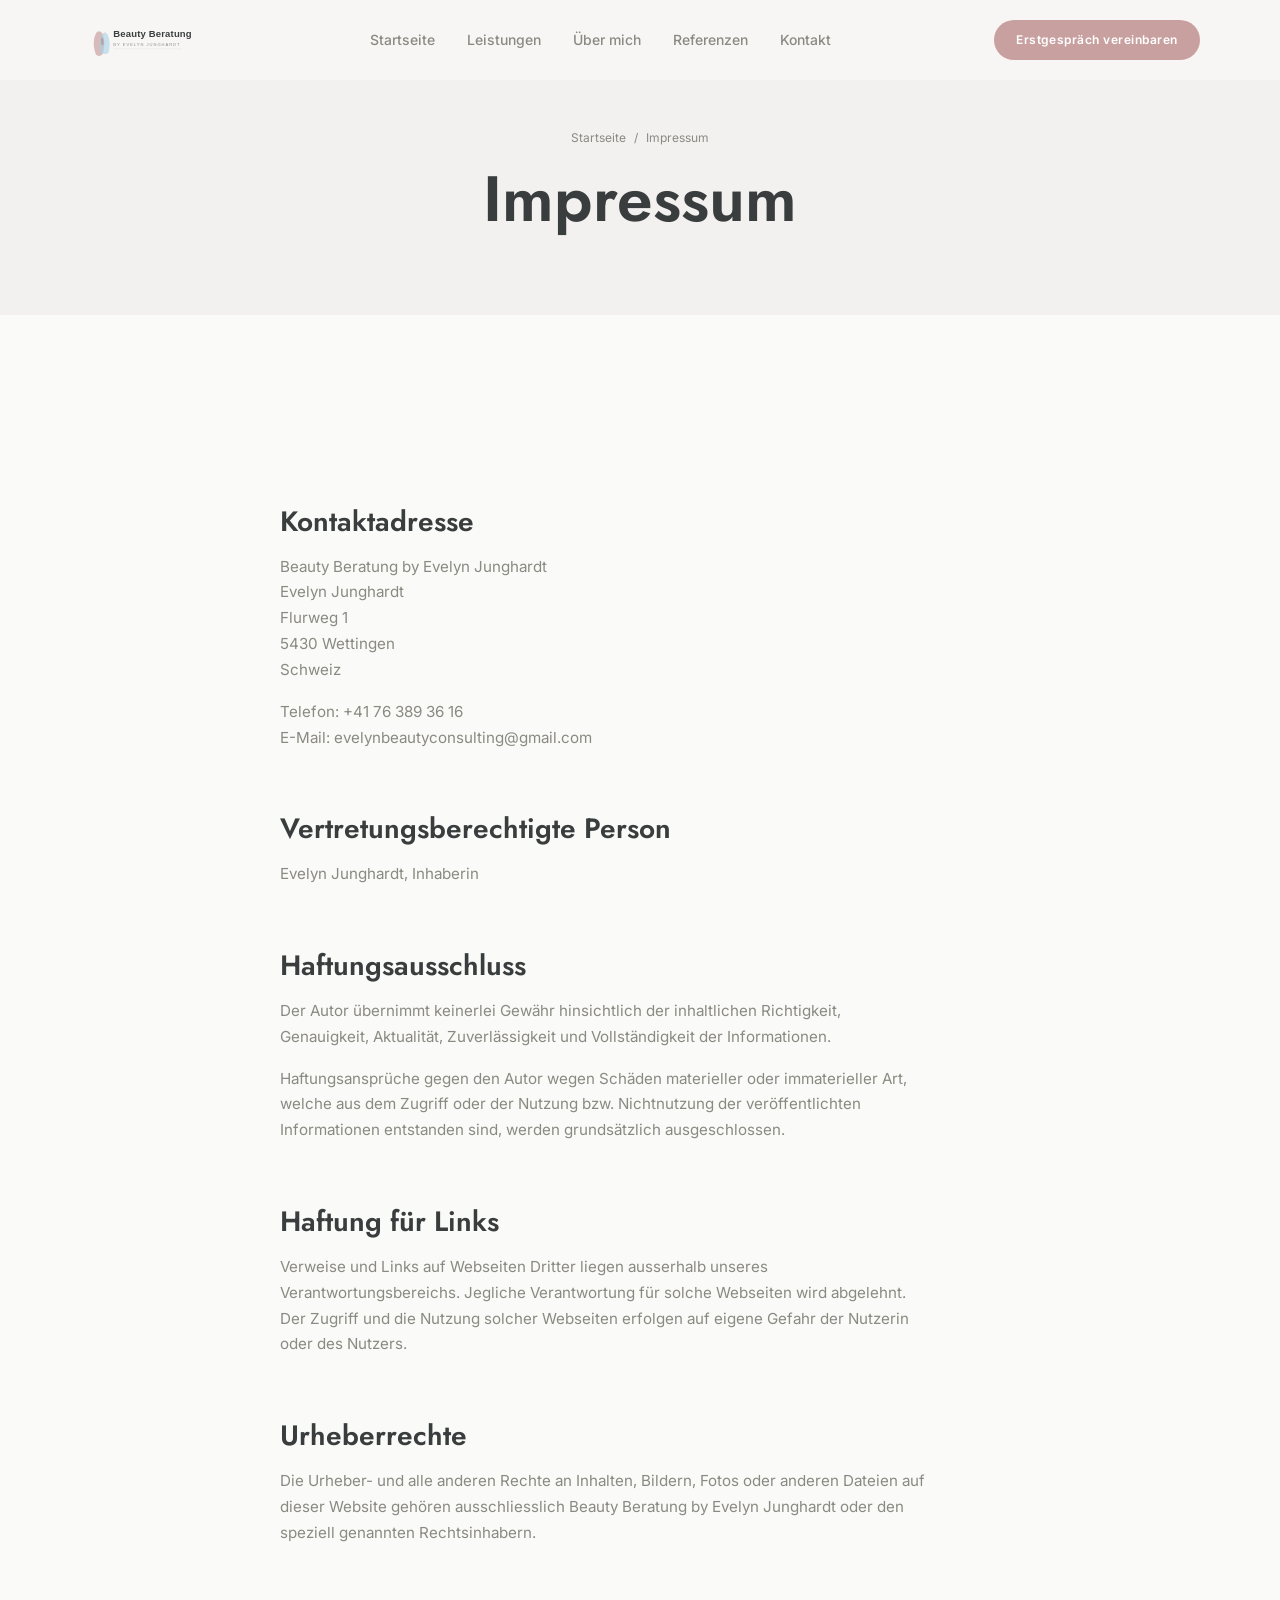
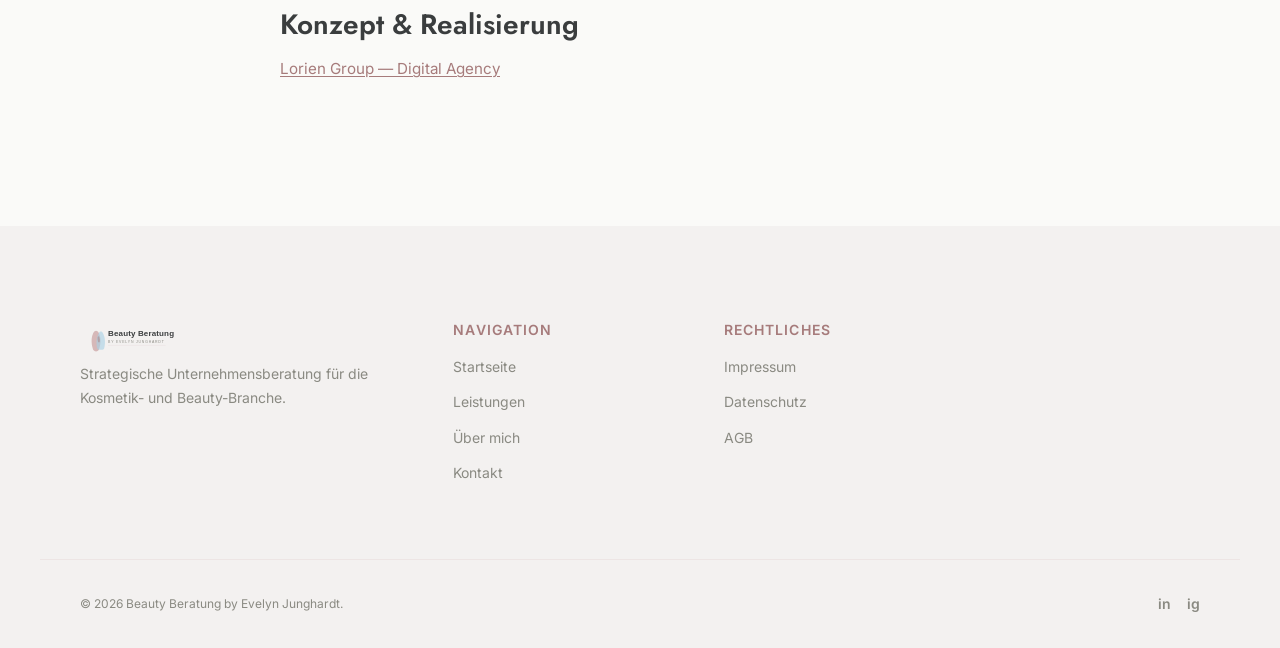
<file: impressum.html>
﻿<!DOCTYPE html>
<html lang="de-CH">
<head>
  <meta charset="UTF-8">
  <meta name="viewport" content="width=device-width, initial-scale=1.0, viewport-fit=cover">
  <title>Impressum — Beauty Beratung by Evelyn Junghardt</title>
  <meta name="description" content="Impressum von Beauty Beratung by Evelyn Junghardt. Angaben gemäss Schweizer Recht.">
  <meta name="robots" content="noindex, follow">
  <meta name="theme-color" content="#1a1a1a">
  <link rel="icon" href="assets/logo/monogram.svg" type="image/svg+xml">
  <link rel="stylesheet" href="css/styles.css">
</head>
<body>
<nav class="nav" id="nav"><div class="nav-inner"><a href="index.html" class="nav-logo"><img src="assets/logo/logo.svg" alt="Beauty Beratung by Evelyn Junghardt" class="nav-logo-img"></a><ul class="nav-links"><li><a href="index.html">Startseite</a></li><li><a href="leistungen.html">Leistungen</a></li><li><a href="ueber-mich.html">Über mich</a></li><li><a href="referenzen.html">Referenzen</a></li><li><a href="kontakt.html">Kontakt</a></li></ul><div class="nav-cta"><a href="kontakt.html" class="btn btn-primary btn-sm" data-magnetic>Erstgespräch vereinbaren</a><button class="hamburger" aria-label="Menü öffnen" aria-expanded="false"><span></span><span></span><span></span></button></div></div></nav>
<div class="mobile-menu" id="mobile-menu"><a href="index.html">Startseite</a><a href="leistungen.html">Leistungen</a><a href="ueber-mich.html">Über mich</a><a href="referenzen.html">Referenzen</a><a href="kontakt.html" class="btn btn-primary" style="margin-top:1rem;">Erstgespräch vereinbaren</a></div>

<section class="page-hero"><div class="container"><div class="breadcrumbs"><a href="index.html">Startseite</a><span class="sep">/</span><span>Impressum</span></div><h1>Impressum</h1></div></section>

<section class="section">
  <div class="legal-content">
    <h2>Kontaktadresse</h2>
    <p>Beauty Beratung by Evelyn Junghardt<br>Evelyn Junghardt<br>Flurweg 1<br>5430 Wettingen<br>Schweiz</p>
    <p>Telefon: +41 76 389 36 16<br>E-Mail: evelynbeautyconsulting@gmail.com</p>
    <h2>Vertretungsberechtigte Person</h2>
    <p>Evelyn Junghardt, Inhaberin</p>
    <h2>Haftungsausschluss</h2>
    <p>Der Autor übernimmt keinerlei Gewähr hinsichtlich der inhaltlichen Richtigkeit, Genauigkeit, Aktualität, Zuverlässigkeit und Vollständigkeit der Informationen.</p>
    <p>Haftungsansprüche gegen den Autor wegen Schäden materieller oder immaterieller Art, welche aus dem Zugriff oder der Nutzung bzw. Nichtnutzung der veröffentlichten Informationen entstanden sind, werden grundsätzlich ausgeschlossen.</p>
    <h2>Haftung für Links</h2>
    <p>Verweise und Links auf Webseiten Dritter liegen ausserhalb unseres Verantwortungsbereichs. Jegliche Verantwortung für solche Webseiten wird abgelehnt. Der Zugriff und die Nutzung solcher Webseiten erfolgen auf eigene Gefahr der Nutzerin oder des Nutzers.</p>
    <h2>Urheberrechte</h2>
    <p>Die Urheber- und alle anderen Rechte an Inhalten, Bildern, Fotos oder anderen Dateien auf dieser Website gehören ausschliesslich Beauty Beratung by Evelyn Junghardt oder den speziell genannten Rechtsinhabern.</p>
    <h2>Konzept &amp; Realisierung</h2>
    <p><a href="https://www.loriengroup.ch" target="_blank" rel="noopener">Lorien Group — Digital Agency</a></p>
  </div>
</section>

<footer class="footer"><div class="container footer-grid"><div class="footer-brand"><div><img src="assets/logo/logo.svg" alt="Beauty Beratung by Evelyn Junghardt" style="height:32px;width:auto;margin-bottom:0.5rem;"></div><p>Strategische Unternehmensberatung für die Kosmetik- und Beauty-Branche.</p></div><div><h4>Navigation</h4><ul><li><a href="index.html">Startseite</a></li><li><a href="leistungen.html">Leistungen</a></li><li><a href="ueber-mich.html">Über mich</a></li><li><a href="kontakt.html">Kontakt</a></li></ul></div><div><h4>Rechtliches</h4><ul><li><a href="impressum.html">Impressum</a></li><li><a href="datenschutz.html">Datenschutz</a></li><li><a href="agb.html">AGB</a></li></ul></div><div></div></div><div class="footer-bottom container"><p>© 2026 Beauty Beratung by Evelyn Junghardt.</p><div class="footer-social"><a href="#" aria-label="LinkedIn">in</a><a href="#" aria-label="Instagram">ig</a></div></div></footer>
<script src="js/main.js" defer></script>
</body>
</html>
</file>
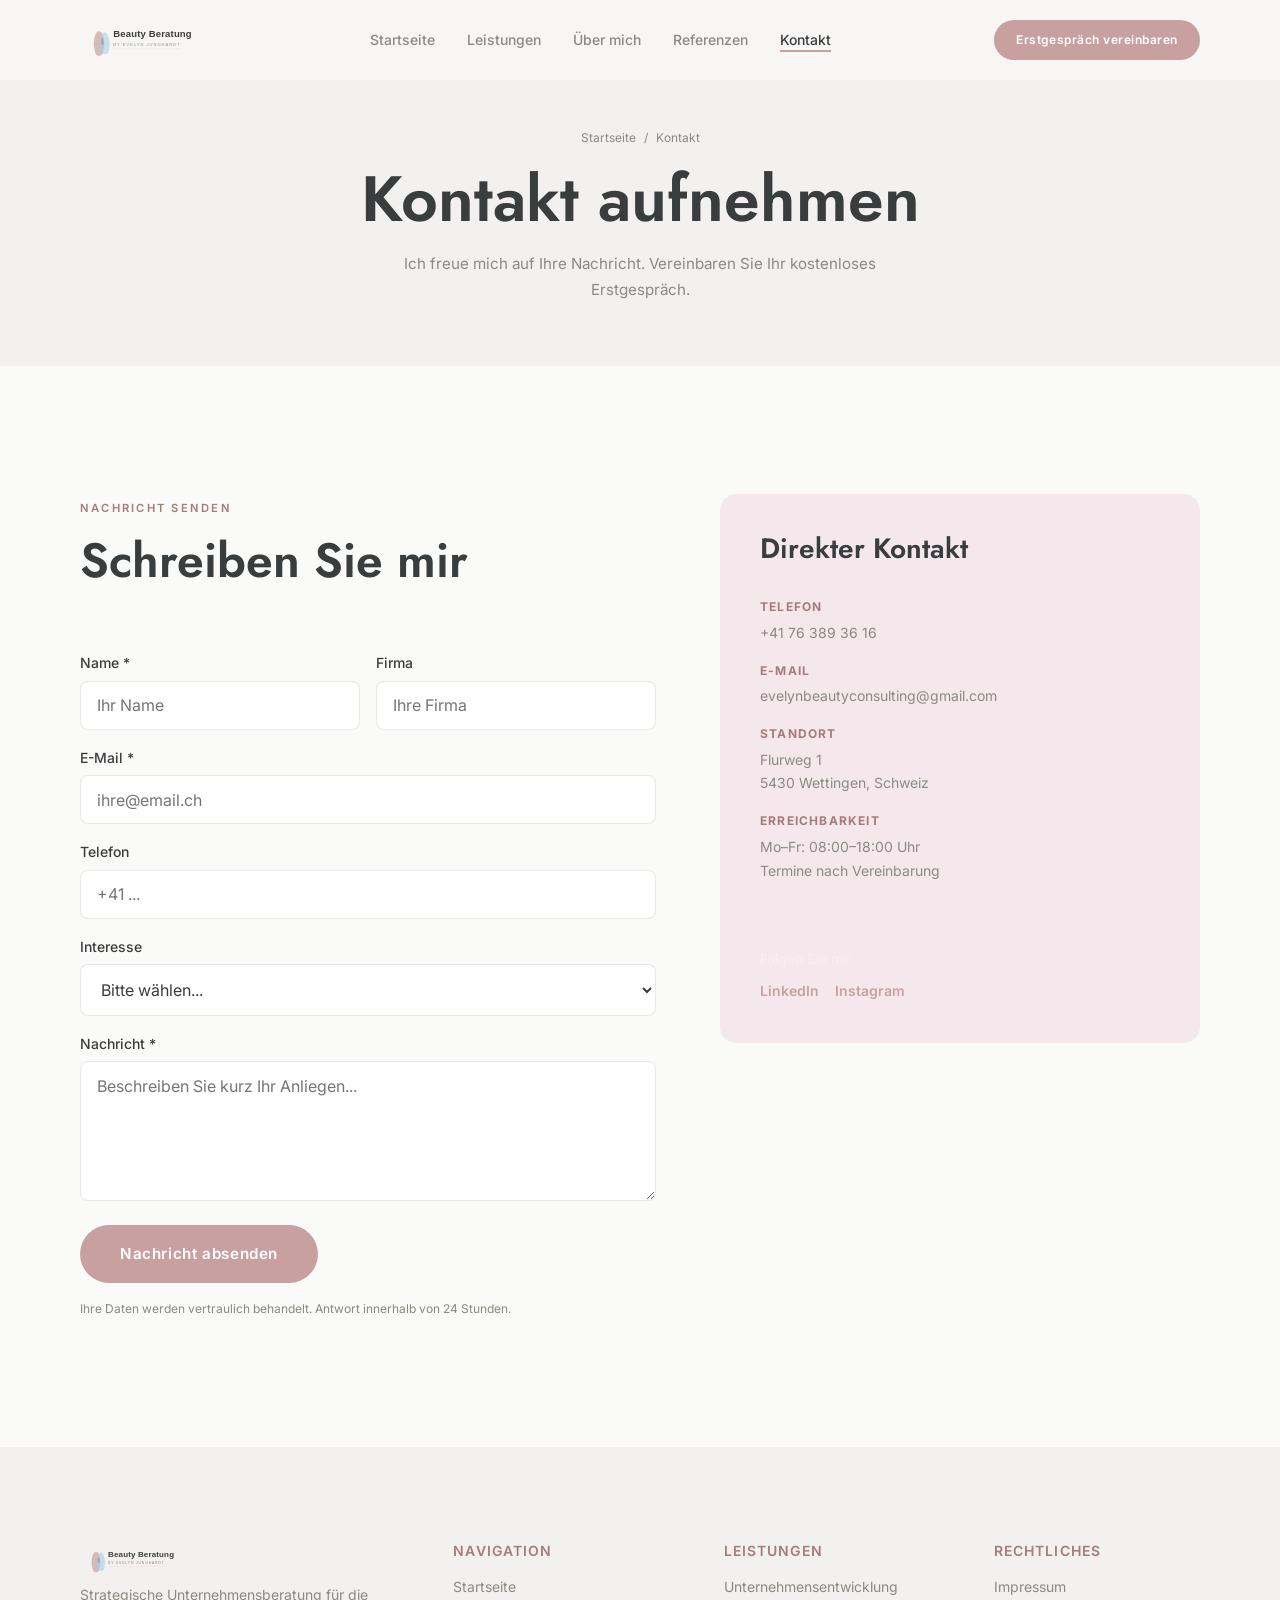
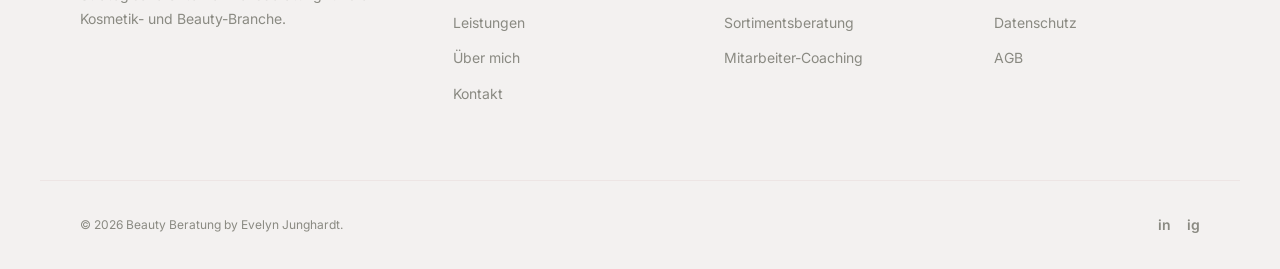
<file: kontakt.html>
﻿<!DOCTYPE html>
<html lang="de-CH">
<head>
  <meta charset="UTF-8">
  <meta name="viewport" content="width=device-width, initial-scale=1.0, viewport-fit=cover">
  <title>Kontakt — Beauty Beratung by Evelyn Junghardt</title>
  <meta name="description" content="Kontaktieren Sie Evelyn Junghardt für ein kostenloses Erstgespräch. Strategische Beratung für die Kosmetik- und Beauty-Branche in der Schweiz.">
  <meta name="robots" content="index, follow">
  <link rel="canonical" href="https://www.beautyberatung-junghardt.ch/kontakt.html">
  <meta name="theme-color" content="#1a1a1a">
  <link rel="icon" href="assets/logo/monogram.svg" type="image/svg+xml">
  <link rel="stylesheet" href="css/styles.css">
</head>
<body>

<nav class="nav" id="nav"><div class="nav-inner"><a href="index.html" class="nav-logo"><img src="assets/logo/logo.svg" alt="Beauty Beratung by Evelyn Junghardt" class="nav-logo-img"></a><ul class="nav-links"><li><a href="index.html">Startseite</a></li><li><a href="leistungen.html">Leistungen</a></li><li><a href="ueber-mich.html">Über mich</a></li><li><a href="referenzen.html">Referenzen</a></li><li><a href="kontakt.html" class="active">Kontakt</a></li></ul><div class="nav-cta"><a href="kontakt.html" class="btn btn-primary btn-sm" data-magnetic>Erstgespräch vereinbaren</a><button class="hamburger" aria-label="Menü öffnen" aria-expanded="false"><span></span><span></span><span></span></button></div></div></nav>
<div class="mobile-menu" id="mobile-menu"><a href="index.html">Startseite</a><a href="leistungen.html">Leistungen</a><a href="ueber-mich.html">Über mich</a><a href="referenzen.html">Referenzen</a><a href="kontakt.html" class="btn btn-primary" style="margin-top:1rem;">Erstgespräch vereinbaren</a></div>

<section class="page-hero">
  <div class="container">
    <div class="breadcrumbs" data-animate="fade-up"><a href="index.html">Startseite</a><span class="sep">/</span><span>Kontakt</span></div>
    <h1 data-animate="fade-up">Kontakt aufnehmen</h1>
    <p data-animate="fade-up" style="transition-delay:0.1s">Ich freue mich auf Ihre Nachricht. Vereinbaren Sie Ihr kostenloses Erstgespräch.</p>
  </div>
</section>

<section class="section">
  <div class="container contact-split">
    <form id="contact-form" data-animate="fade-up">
      <div class="section-header">
        <span class="overline">Nachricht senden</span>
        <h2>Schreiben Sie mir</h2>
      </div>
      <div style="display:grid;grid-template-columns:1fr 1fr;gap:var(--space-md)">
        <div class="form-group"><label for="name">Name *</label><input type="text" id="name" name="name" required placeholder="Ihr Name"></div>
        <div class="form-group"><label for="firma">Firma</label><input type="text" id="firma" name="firma" placeholder="Ihre Firma"></div>
      </div>
      <div class="form-group"><label for="email">E-Mail *</label><input type="email" id="email" name="email" required placeholder="ihre@email.ch"></div>
      <div class="form-group"><label for="telefon">Telefon</label><input type="tel" id="telefon" name="telefon" placeholder="+41 ..."></div>
      <div class="form-group"><label for="betreff">Interesse</label>
        <select id="betreff" name="betreff">
          <option value="">Bitte wählen...</option>
          <option>Strategische Unternehmensentwicklung</option>
          <option>Sortiments- & Markenberatung</option>
          <option>Mitarbeiter-Coaching & Fachtrainings</option>
          <option>Erstgespräch vereinbaren</option>
          <option>Sonstiges</option>
        </select>
      </div>
      <div class="form-group"><label for="nachricht">Nachricht *</label><textarea id="nachricht" name="nachricht" required placeholder="Beschreiben Sie kurz Ihr Anliegen..."></textarea></div>
      <button type="submit" class="btn btn-primary btn-lg" data-magnetic>Nachricht absenden</button>
      <p style="margin-top:var(--space-md);font-size:var(--fs-xs);color:var(--text-secondary)">Ihre Daten werden vertraulich behandelt. Antwort innerhalb von 24 Stunden.</p>
    </form>
    <div class="contact-info-card" data-animate="fade-up" style="transition-delay:0.2s">
      <h3>Direkter Kontakt</h3>
      <div class="contact-info-item"><div><strong>Telefon</strong><span><a href="tel:+41763893616" style="color:inherit">+41 76 389 36 16</a></span></div></div>
      <div class="contact-info-item"><div><strong>E-Mail</strong><span><a href="mailto:evelynbeautyconsulting@gmail.com" style="color:inherit">evelynbeautyconsulting@gmail.com</a></span></div></div>
      <div class="contact-info-item"><div><strong>Standort</strong><span>Flurweg 1<br>5430 Wettingen, Schweiz</span></div></div>
      <div class="contact-info-item"><div><strong>Erreichbarkeit</strong><span>Mo–Fr: 08:00–18:00 Uhr<br>Termine nach Vereinbarung</span></div></div>
      <div style="margin-top:var(--space-lg);padding-top:var(--space-lg);border-top:1px solid rgba(250,247,242,0.1)">
        <p style="font-size:var(--fs-sm);color:rgba(250,247,242,0.5);margin-bottom:var(--space-sm)">Folgen Sie mir</p>
        <div class="footer-social"><a href="#" aria-label="LinkedIn" style="color:var(--champagne)">LinkedIn</a><a href="#" aria-label="Instagram" style="color:var(--champagne)">Instagram</a></div>
      </div>
    </div>
  </div>
</section>

<footer class="footer"><div class="container footer-grid"><div class="footer-brand"><div><img src="assets/logo/logo.svg" alt="Beauty Beratung by Evelyn Junghardt" style="height:32px;width:auto;margin-bottom:0.5rem;"></div><p>Strategische Unternehmensberatung für die Kosmetik- und Beauty-Branche.</p></div><div><h4>Navigation</h4><ul><li><a href="index.html">Startseite</a></li><li><a href="leistungen.html">Leistungen</a></li><li><a href="ueber-mich.html">Über mich</a></li><li><a href="kontakt.html">Kontakt</a></li></ul></div><div><h4>Leistungen</h4><ul><li><a href="leistungen.html#strategie">Unternehmensentwicklung</a></li><li><a href="leistungen.html#sortiment">Sortimentsberatung</a></li><li><a href="leistungen.html#coaching">Mitarbeiter-Coaching</a></li></ul></div><div><h4>Rechtliches</h4><ul><li><a href="impressum.html">Impressum</a></li><li><a href="datenschutz.html">Datenschutz</a></li><li><a href="agb.html">AGB</a></li></ul></div></div><div class="footer-bottom container"><p>© 2026 Beauty Beratung by Evelyn Junghardt.</p><div class="footer-social"><a href="#" aria-label="LinkedIn">in</a><a href="#" aria-label="Instagram">ig</a></div></div></footer>
<div class="sticky-cta-bar"><a href="tel:+41763893616" class="sticky-cta-call">📞 Anrufen</a><a href="kontakt.html" class="sticky-cta-primary">Erstgespräch vereinbaren</a></div>
<script src="js/main.js" defer></script>
</body>
</html>
</file>
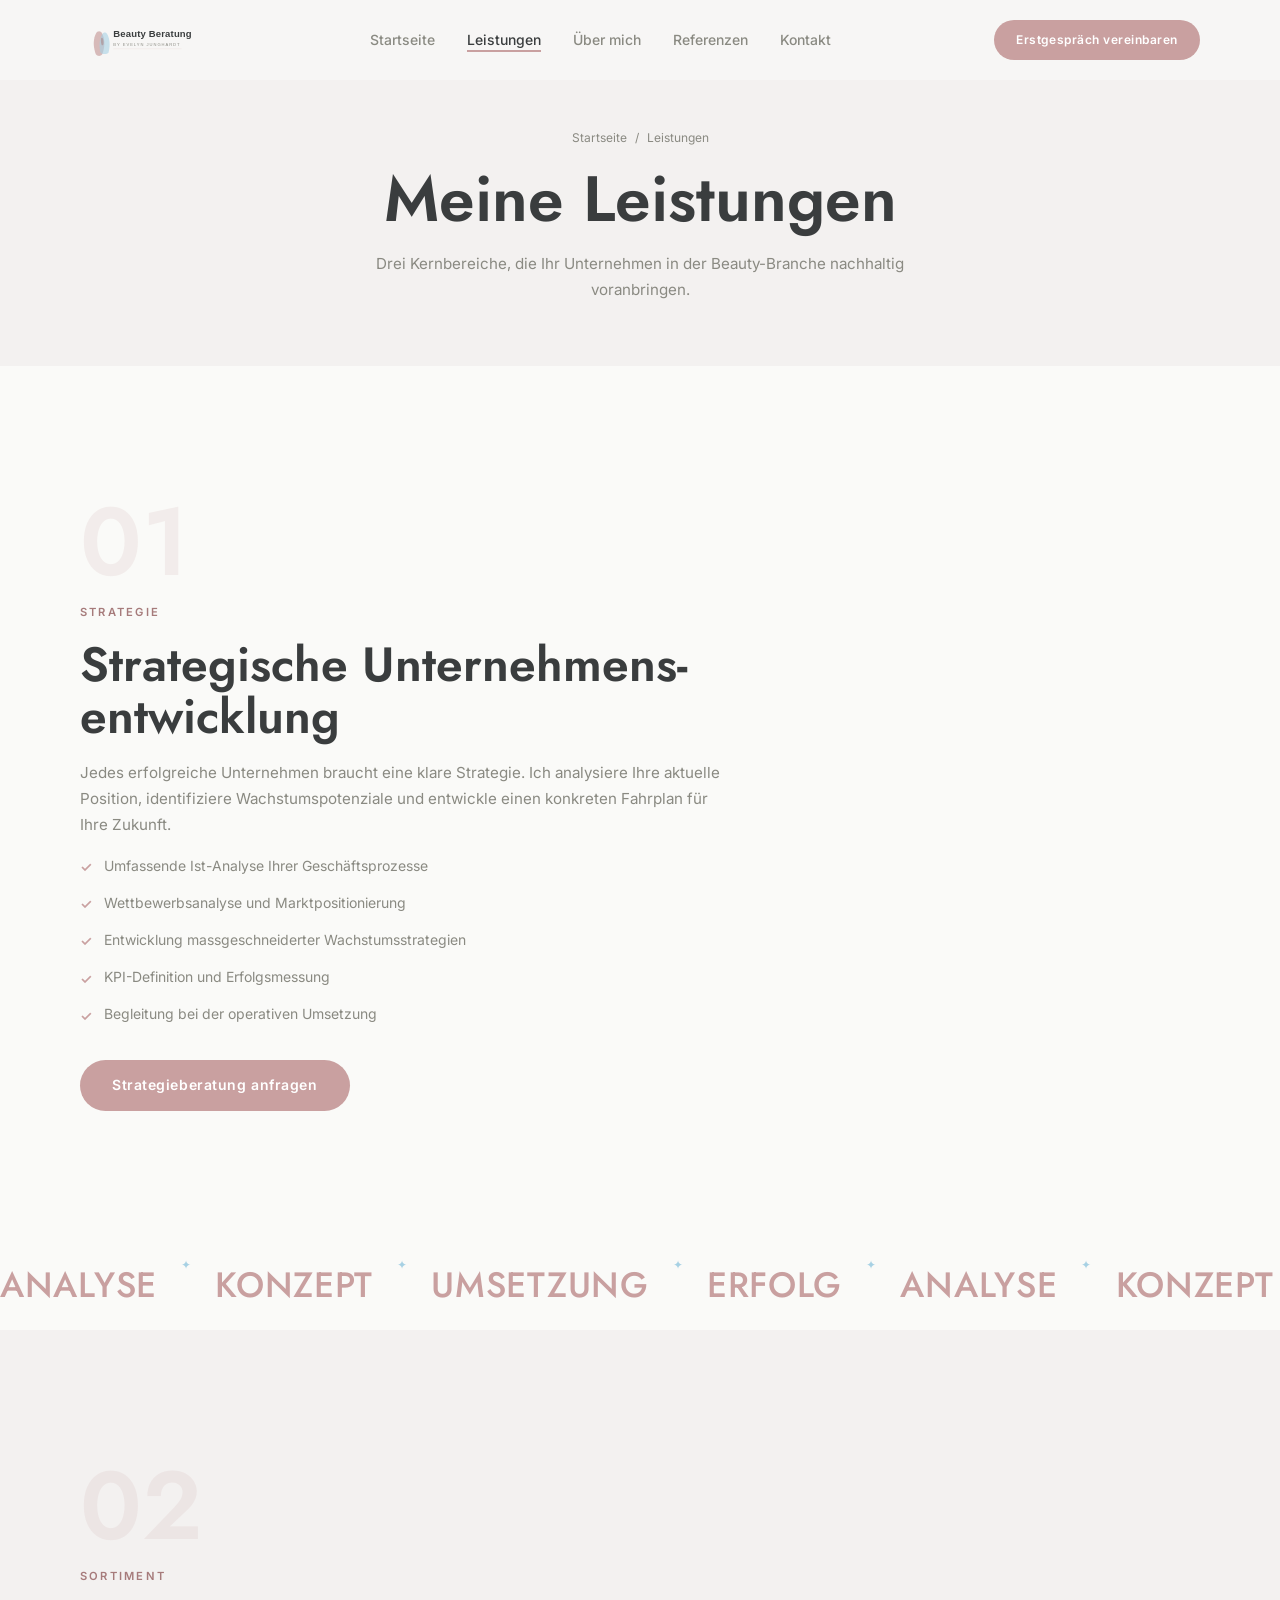
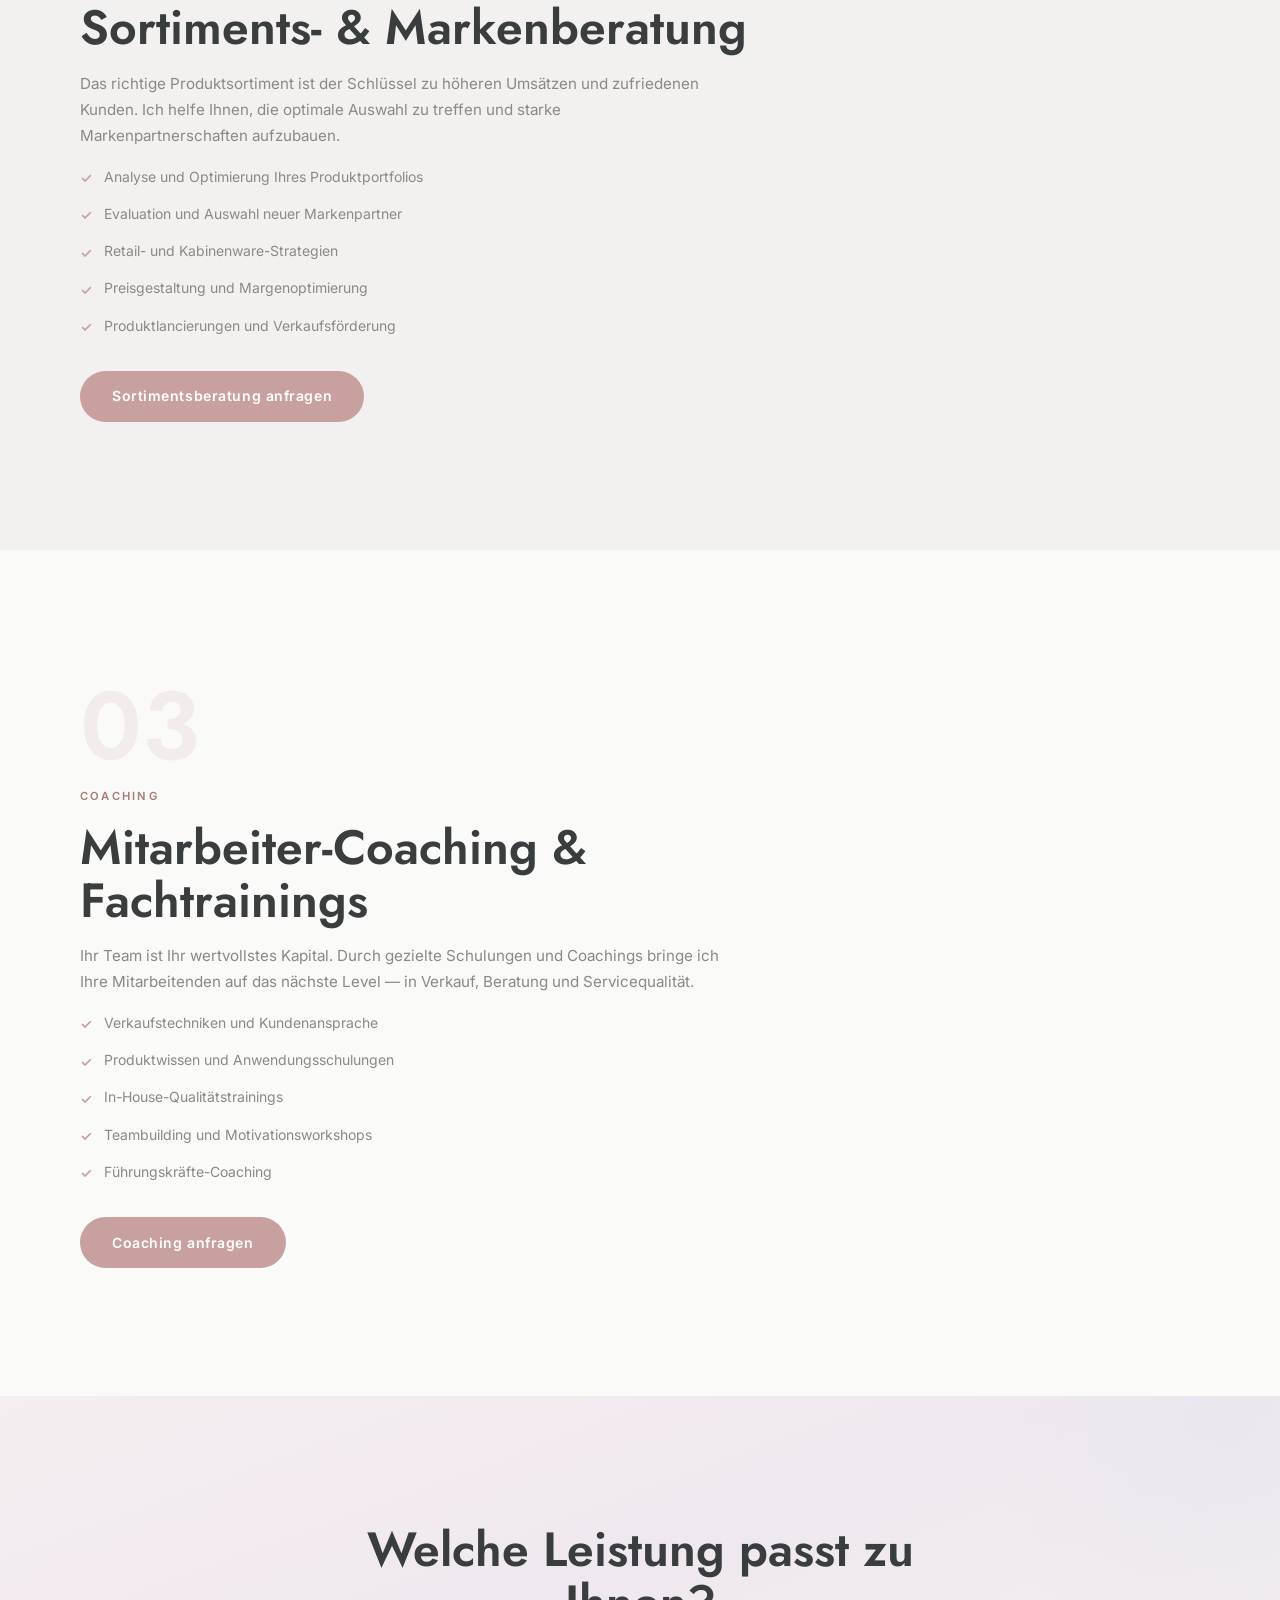
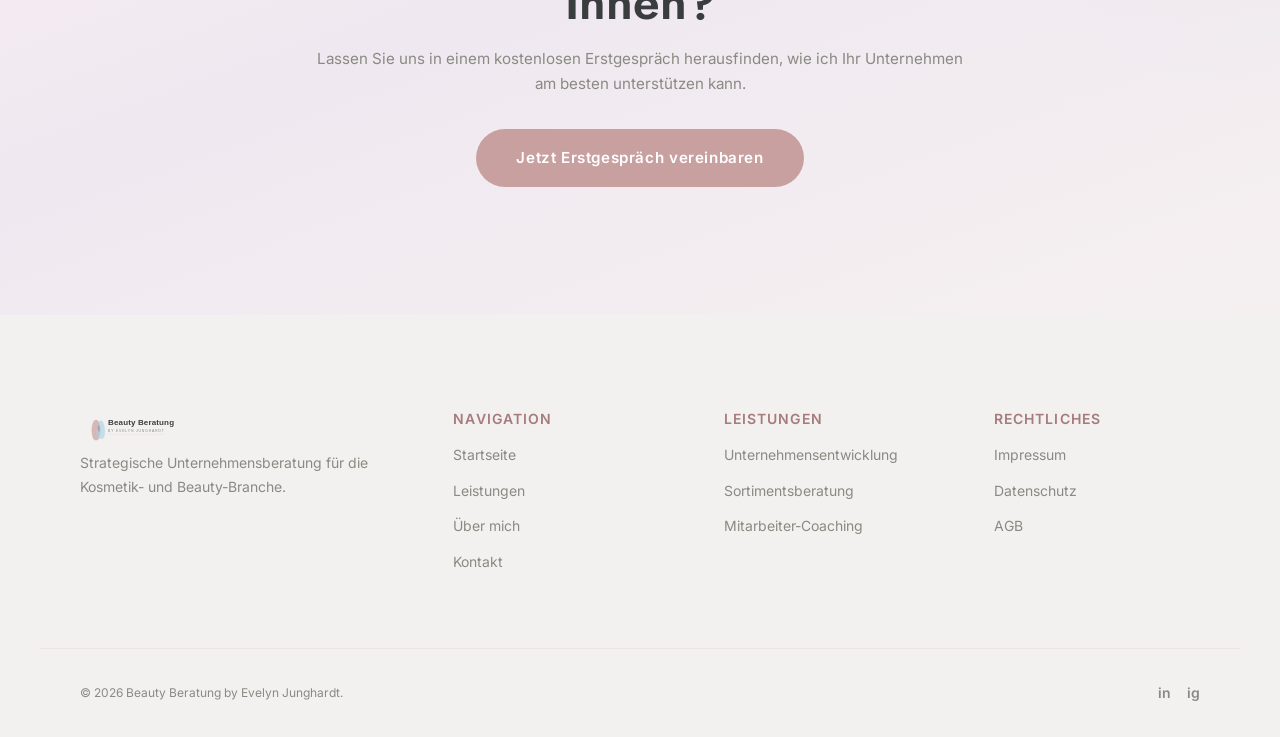
<file: leistungen.html>
﻿<!DOCTYPE html>
<html lang="de-CH">
<head>
  <meta charset="UTF-8">
  <meta name="viewport" content="width=device-width, initial-scale=1.0, viewport-fit=cover">
  <title>Leistungen — Beauty Beratung by Evelyn Junghardt</title>
  <meta name="description" content="Strategische Unternehmensentwicklung, Sortimentsberatung und Mitarbeiter-Coaching für die Kosmetik- und Beauty-Branche. Massgeschneiderte Lösungen.">
  <meta name="robots" content="index, follow">
  <link rel="canonical" href="https://www.beautyberatung-junghardt.ch/leistungen.html">
  <meta property="og:title" content="Leistungen — Beauty Beratung by Evelyn Junghardt">
  <meta property="og:description" content="Strategische Unternehmensentwicklung, Sortimentsberatung und Mitarbeiter-Coaching.">
  <meta property="og:type" content="website">
  <meta property="og:url" content="https://www.beautyberatung-junghardt.ch/leistungen.html">
  <meta name="theme-color" content="#1a1a1a">
  <link rel="icon" href="assets/logo/monogram.svg" type="image/svg+xml">
  <link rel="stylesheet" href="css/styles.css">
</head>
<body>

<nav class="nav" id="nav"><div class="nav-inner"><a href="index.html" class="nav-logo"><img src="assets/logo/logo.svg" alt="Beauty Beratung by Evelyn Junghardt" class="nav-logo-img"></a><ul class="nav-links"><li><a href="index.html">Startseite</a></li><li><a href="leistungen.html" class="active">Leistungen</a></li><li><a href="ueber-mich.html">Über mich</a></li><li><a href="referenzen.html">Referenzen</a></li><li><a href="kontakt.html">Kontakt</a></li></ul><div class="nav-cta"><a href="kontakt.html" class="btn btn-primary btn-sm" data-magnetic>Erstgespräch vereinbaren</a><button class="hamburger" aria-label="Menü öffnen" aria-expanded="false"><span></span><span></span><span></span></button></div></div></nav>
<div class="mobile-menu" id="mobile-menu"><a href="index.html">Startseite</a><a href="leistungen.html">Leistungen</a><a href="ueber-mich.html">Über mich</a><a href="referenzen.html">Referenzen</a><a href="kontakt.html" class="btn btn-primary" style="margin-top:1rem;">Erstgespräch vereinbaren</a></div>

<section class="page-hero">
  <div class="container">
    <div class="breadcrumbs" data-animate="fade-up"><a href="index.html">Startseite</a><span class="sep">/</span><span>Leistungen</span></div>
    <h1 data-animate="fade-up">Meine Leistungen</h1>
    <p data-animate="fade-up" style="transition-delay:0.1s">Drei Kernbereiche, die Ihr Unternehmen in der Beauty-Branche nachhaltig voranbringen.</p>
  </div>
</section>

<!-- Service 1 -->
<section class="section" id="strategie">
  <div class="container">
    <div class="service-detail" data-animate="fade-up">
      <div class="service-detail-img"><img src="assets/images/strategy-planning.jpg" alt="Strategische Planung und Beratung" width="600" height="450" loading="lazy"></div>
      <div class="service-detail-content">
        <div class="number-lg">01</div>
        <span class="overline">Strategie</span>
        <h2>Strategische Unternehmens&shy;entwicklung</h2>
        <p>Jedes erfolgreiche Unternehmen braucht eine klare Strategie. Ich analysiere Ihre aktuelle Position, identifiziere Wachstumspotenziale und entwickle einen konkreten Fahrplan für Ihre Zukunft.</p>
        <ul class="service-detail-list">
          <li>Umfassende Ist-Analyse Ihrer Geschäftsprozesse</li>
          <li>Wettbewerbsanalyse und Marktpositionierung</li>
          <li>Entwicklung massgeschneiderter Wachstumsstrategien</li>
          <li>KPI-Definition und Erfolgsmessung</li>
          <li>Begleitung bei der operativen Umsetzung</li>
        </ul>
        <a href="kontakt.html" class="btn btn-primary" data-magnetic>Strategieberatung anfragen</a>
      </div>
    </div>
  </div>
</section>

<!-- Divider -->
<div class="marquee-section" style="border:none;padding:1rem 0">
  <div class="marquee-track"><span>Analyse</span><span class="sep">✦</span><span>Konzept</span><span class="sep">✦</span><span>Umsetzung</span><span class="sep">✦</span><span>Erfolg</span><span class="sep">✦</span><span>Analyse</span><span class="sep">✦</span><span>Konzept</span><span class="sep">✦</span><span>Umsetzung</span><span class="sep">✦</span><span>Erfolg</span><span class="sep">✦</span></div>
</div>

<!-- Service 2 -->
<section class="section" id="sortiment" style="background:var(--surface-secondary)">
  <div class="container">
    <div class="service-detail reverse" data-animate="fade-up">
      <div class="service-detail-img"><img src="assets/images/cosmetics-flatlay.jpg" alt="Kosmetik Sortimentsberatung" width="600" height="450" loading="lazy"></div>
      <div class="service-detail-content">
        <div class="number-lg">02</div>
        <span class="overline">Sortiment</span>
        <h2>Sortiments- &amp; Marken&shy;beratung</h2>
        <p>Das richtige Produktsortiment ist der Schlüssel zu höheren Umsätzen und zufriedenen Kunden. Ich helfe Ihnen, die optimale Auswahl zu treffen und starke Markenpartnerschaften aufzubauen.</p>
        <ul class="service-detail-list">
          <li>Analyse und Optimierung Ihres Produktportfolios</li>
          <li>Evaluation und Auswahl neuer Markenpartner</li>
          <li>Retail- und Kabinenware-Strategien</li>
          <li>Preisgestaltung und Margenoptimierung</li>
          <li>Produktlancierungen und Verkaufsförderung</li>
        </ul>
        <a href="kontakt.html" class="btn btn-primary" data-magnetic>Sortimentsberatung anfragen</a>
      </div>
    </div>
  </div>
</section>

<!-- Service 3 -->
<section class="section" id="coaching">
  <div class="container">
    <div class="service-detail" data-animate="fade-up">
      <div class="service-detail-img"><img src="assets/images/beauty-training.jpg" alt="Team Coaching und Fachtrainings" width="600" height="450" loading="lazy"></div>
      <div class="service-detail-content">
        <div class="number-lg">03</div>
        <span class="overline">Coaching</span>
        <h2>Mitarbeiter-Coaching &amp; Fachtrainings</h2>
        <p>Ihr Team ist Ihr wertvollstes Kapital. Durch gezielte Schulungen und Coachings bringe ich Ihre Mitarbeitenden auf das nächste Level — in Verkauf, Beratung und Servicequalität.</p>
        <ul class="service-detail-list">
          <li>Verkaufstechniken und Kundenansprache</li>
          <li>Produktwissen und Anwendungsschulungen</li>
          <li>In-House-Qualitätstrainings</li>
          <li>Teambuilding und Motivationsworkshops</li>
          <li>Führungskräfte-Coaching</li>
        </ul>
        <a href="kontakt.html" class="btn btn-primary" data-magnetic>Coaching anfragen</a>
      </div>
    </div>
  </div>
</section>

<!-- CTA -->
<section class="section section-cta" style="padding:var(--space-section) 0">
  <div class="container"><div class="cta-content text-center" data-animate="fade-up">
    <h2>Welche Leistung passt zu Ihnen?</h2>
    <p>Lassen Sie uns in einem kostenlosen Erstgespräch herausfinden, wie ich Ihr Unternehmen am besten unterstützen kann.</p>
    <a href="kontakt.html" class="btn btn-primary btn-lg" data-magnetic>Jetzt Erstgespräch vereinbaren</a>
  </div></div>
</section>

<footer class="footer"><div class="container footer-grid"><div class="footer-brand"><div><img src="assets/logo/logo.svg" alt="Beauty Beratung by Evelyn Junghardt" style="height:32px;width:auto;margin-bottom:0.5rem;"></div><p>Strategische Unternehmensberatung für die Kosmetik- und Beauty-Branche.</p></div><div><h4>Navigation</h4><ul><li><a href="index.html">Startseite</a></li><li><a href="leistungen.html">Leistungen</a></li><li><a href="ueber-mich.html">Über mich</a></li><li><a href="kontakt.html">Kontakt</a></li></ul></div><div><h4>Leistungen</h4><ul><li><a href="leistungen.html#strategie">Unternehmensentwicklung</a></li><li><a href="leistungen.html#sortiment">Sortimentsberatung</a></li><li><a href="leistungen.html#coaching">Mitarbeiter-Coaching</a></li></ul></div><div><h4>Rechtliches</h4><ul><li><a href="impressum.html">Impressum</a></li><li><a href="datenschutz.html">Datenschutz</a></li><li><a href="agb.html">AGB</a></li></ul></div></div><div class="footer-bottom container"><p>© 2026 Beauty Beratung by Evelyn Junghardt.</p><div class="footer-social"><a href="#" aria-label="LinkedIn">in</a><a href="#" aria-label="Instagram">ig</a></div></div></footer>

<div class="sticky-cta-bar"><a href="tel:+41763893616" class="sticky-cta-call">📞 Anrufen</a><a href="kontakt.html" class="sticky-cta-primary">Erstgespräch vereinbaren</a></div>

<script type="application/ld+json">{"@context":"https://schema.org","@type":"Service","provider":{"@type":"Organization","name":"Beauty Beratung by Evelyn Junghardt"},"serviceType":["Strategische Unternehmensberatung","Sortimentsberatung","Mitarbeiter-Coaching"],"areaServed":{"@type":"Country","name":"Switzerland"}}</script>
<script src="js/main.js" defer></script>
</body>
</html>
</file>
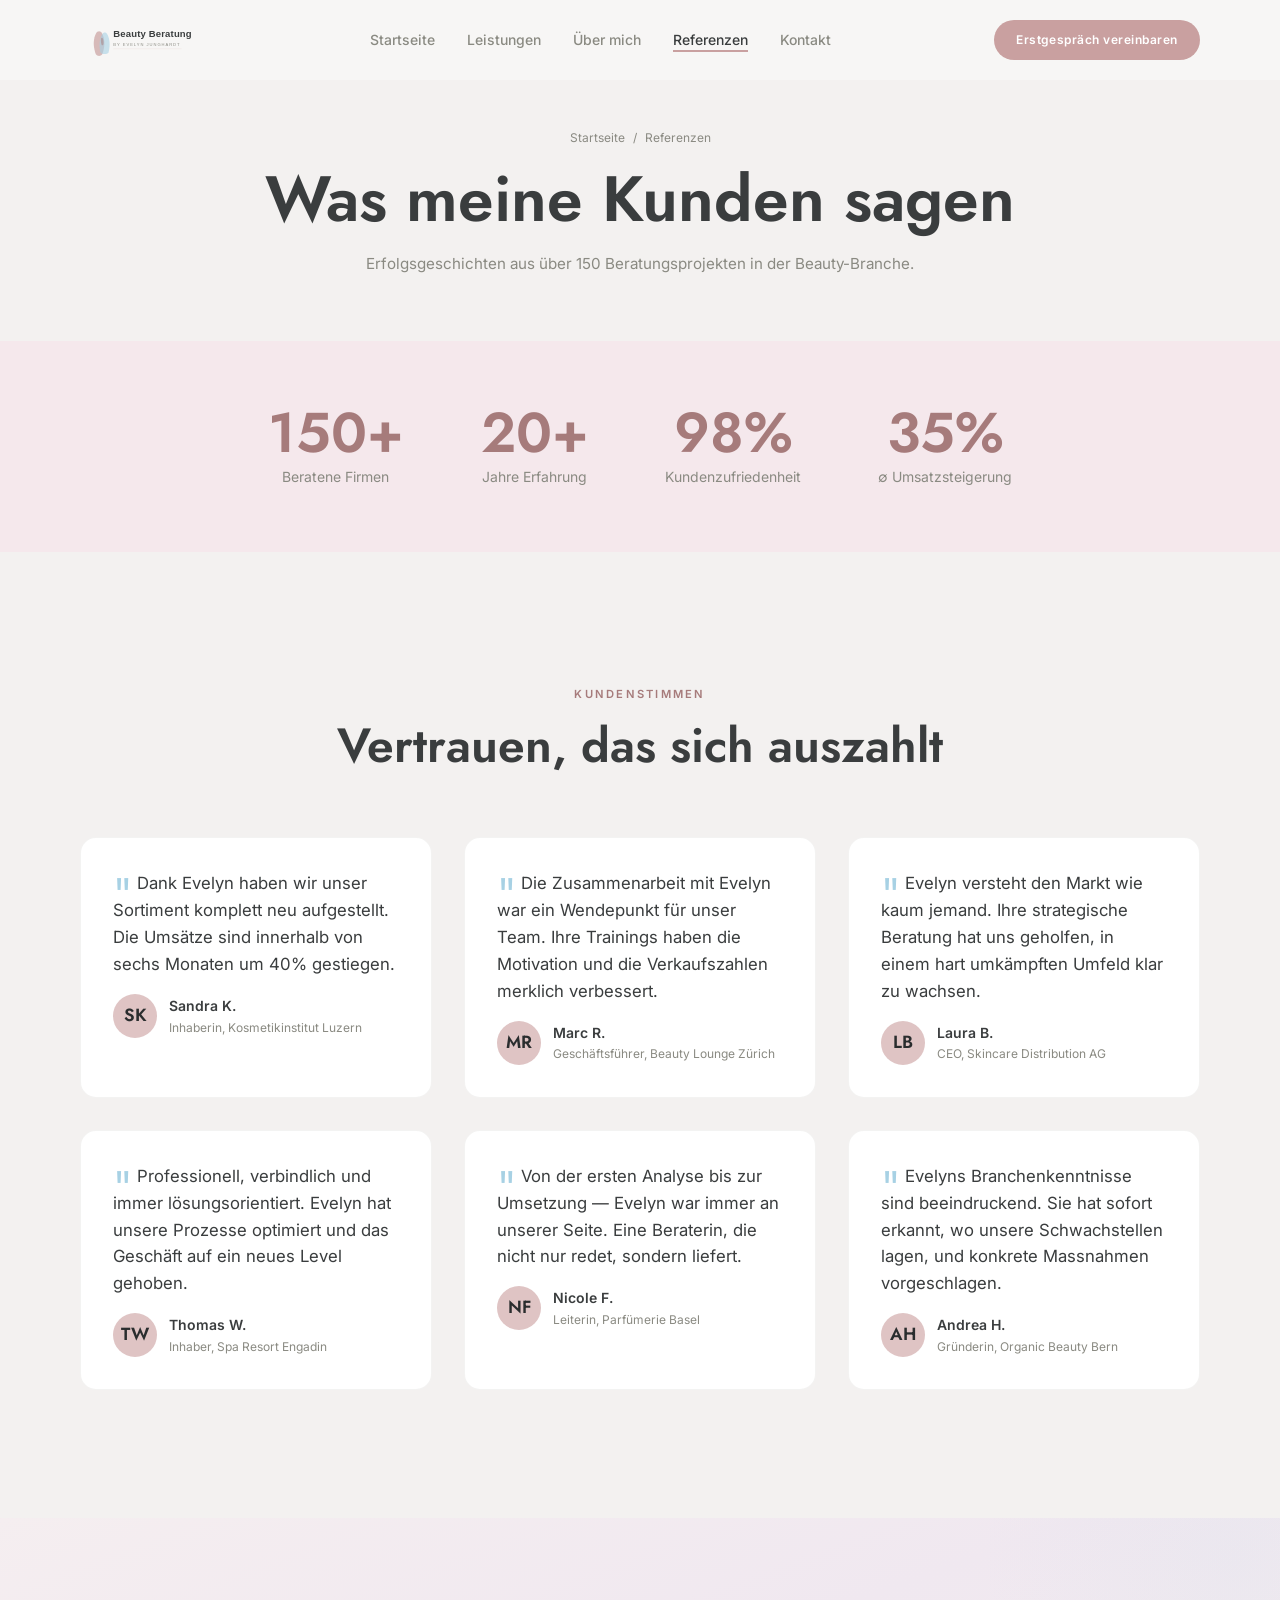
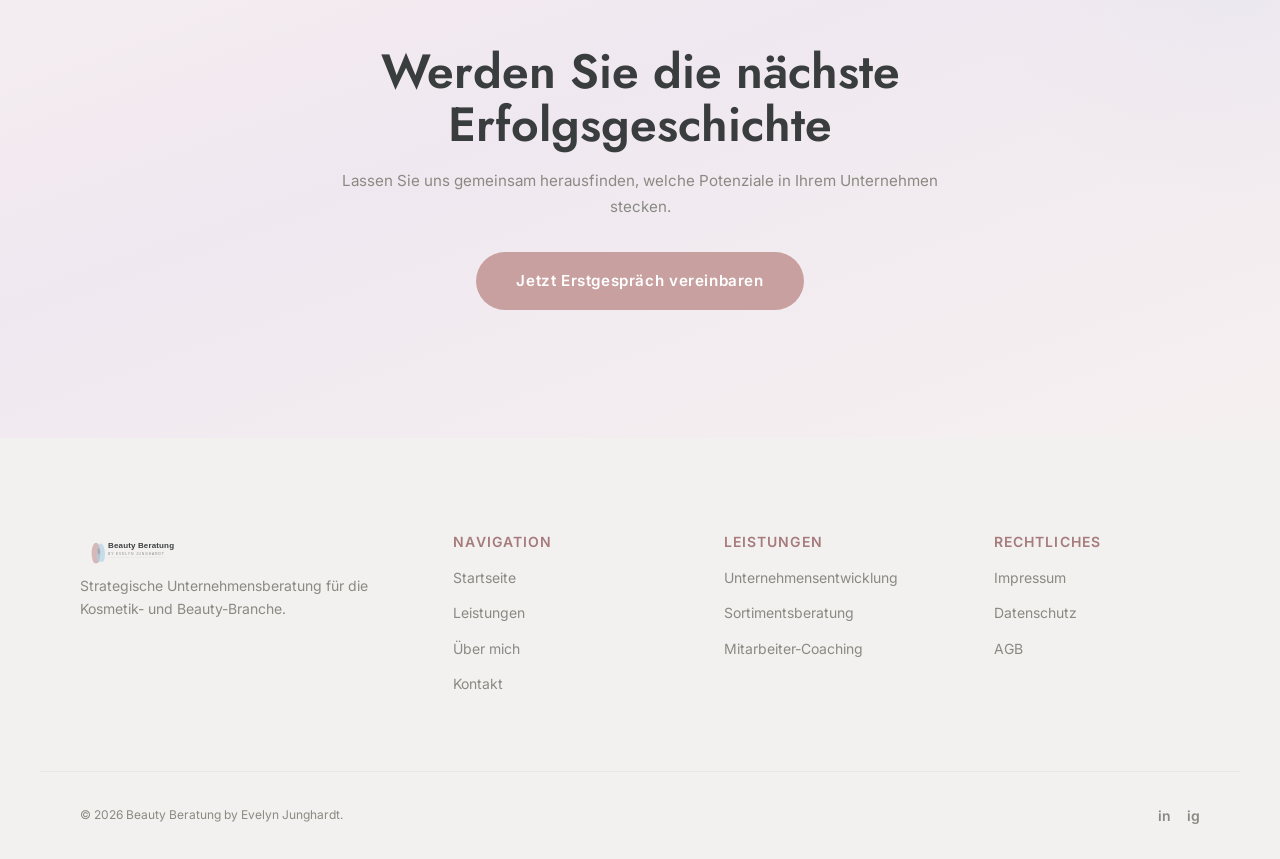
<file: referenzen.html>
﻿<!DOCTYPE html>
<html lang="de-CH">
<head>
  <meta charset="UTF-8">
  <meta name="viewport" content="width=device-width, initial-scale=1.0, viewport-fit=cover">
  <title>Referenzen — Beauty Beratung by Evelyn Junghardt</title>
  <meta name="description" content="Über 150 beratene Firmen und 98% Kundenzufriedenheit. Erfahren Sie, was unsere Kunden über die Zusammenarbeit mit Evelyn Junghardt sagen.">
  <meta name="robots" content="index, follow">
  <link rel="canonical" href="https://www.beautyberatung-junghardt.ch/referenzen.html">
  <meta name="theme-color" content="#1a1a1a">
  <link rel="icon" href="assets/logo/monogram.svg" type="image/svg+xml">
  <link rel="stylesheet" href="css/styles.css">
</head>
<body>

<nav class="nav" id="nav"><div class="nav-inner"><a href="index.html" class="nav-logo"><img src="assets/logo/logo.svg" alt="Beauty Beratung by Evelyn Junghardt" class="nav-logo-img"></a><ul class="nav-links"><li><a href="index.html">Startseite</a></li><li><a href="leistungen.html">Leistungen</a></li><li><a href="ueber-mich.html">Über mich</a></li><li><a href="referenzen.html" class="active">Referenzen</a></li><li><a href="kontakt.html">Kontakt</a></li></ul><div class="nav-cta"><a href="kontakt.html" class="btn btn-primary btn-sm" data-magnetic>Erstgespräch vereinbaren</a><button class="hamburger" aria-label="Menü öffnen" aria-expanded="false"><span></span><span></span><span></span></button></div></div></nav>
<div class="mobile-menu" id="mobile-menu"><a href="index.html">Startseite</a><a href="leistungen.html">Leistungen</a><a href="ueber-mich.html">Über mich</a><a href="referenzen.html">Referenzen</a><a href="kontakt.html" class="btn btn-primary" style="margin-top:1rem;">Erstgespräch vereinbaren</a></div>

<section class="page-hero">
  <div class="container">
    <div class="breadcrumbs" data-animate="fade-up"><a href="index.html">Startseite</a><span class="sep">/</span><span>Referenzen</span></div>
    <h1 data-animate="fade-up">Was meine Kunden sagen</h1>
    <p data-animate="fade-up" style="transition-delay:0.1s">Erfolgsgeschichten aus über 150 Beratungsprojekten in der Beauty-Branche.</p>
  </div>
</section>

<!-- Stats -->
<section class="section section-dark" style="padding:var(--space-xl) 0">
  <div class="container">
    <div class="stats-row" data-animate="fade-up">
      <div class="stat-item"><div class="stat-number" data-count="150" data-suffix="+">0+</div><div class="stat-label">Beratene Firmen</div></div>
      <div class="stat-item"><div class="stat-number" data-count="20" data-suffix="+">0+</div><div class="stat-label">Jahre Erfahrung</div></div>
      <div class="stat-item"><div class="stat-number" data-count="98" data-suffix="%">0%</div><div class="stat-label">Kundenzufriedenheit</div></div>
      <div class="stat-item"><div class="stat-number" data-count="35" data-suffix="%">0%</div><div class="stat-label">∅ Umsatzsteigerung</div></div>
    </div>
  </div>
</section>

<!-- Testimonials -->
<section class="section" style="background:var(--surface-secondary)">
  <div class="container">
    <div class="section-header text-center" data-animate="fade-up">
      <span class="overline">Kundenstimmen</span>
      <h2>Vertrauen, das sich auszahlt</h2>
    </div>
    <div class="testimonials-grid" data-stagger>
      <div class="testimonial-card">
        <p class="testimonial-quote">Dank Evelyn haben wir unser Sortiment komplett neu aufgestellt. Die Umsätze sind innerhalb von sechs Monaten um 40% gestiegen.</p>
        <div class="testimonial-author"><div class="testimonial-avatar">SK</div><div><div class="testimonial-name">Sandra K.</div><div class="testimonial-role">Inhaberin, Kosmetikinstitut Luzern</div></div></div>
      </div>
      <div class="testimonial-card">
        <p class="testimonial-quote">Die Zusammenarbeit mit Evelyn war ein Wendepunkt für unser Team. Ihre Trainings haben die Motivation und die Verkaufszahlen merklich verbessert.</p>
        <div class="testimonial-author"><div class="testimonial-avatar">MR</div><div><div class="testimonial-name">Marc R.</div><div class="testimonial-role">Geschäftsführer, Beauty Lounge Zürich</div></div></div>
      </div>
      <div class="testimonial-card">
        <p class="testimonial-quote">Evelyn versteht den Markt wie kaum jemand. Ihre strategische Beratung hat uns geholfen, in einem hart umkämpften Umfeld klar zu wachsen.</p>
        <div class="testimonial-author"><div class="testimonial-avatar">LB</div><div><div class="testimonial-name">Laura B.</div><div class="testimonial-role">CEO, Skincare Distribution AG</div></div></div>
      </div>
      <div class="testimonial-card">
        <p class="testimonial-quote">Professionell, verbindlich und immer lösungsorientiert. Evelyn hat unsere Prozesse optimiert und das Geschäft auf ein neues Level gehoben.</p>
        <div class="testimonial-author"><div class="testimonial-avatar">TW</div><div><div class="testimonial-name">Thomas W.</div><div class="testimonial-role">Inhaber, Spa Resort Engadin</div></div></div>
      </div>
      <div class="testimonial-card">
        <p class="testimonial-quote">Von der ersten Analyse bis zur Umsetzung — Evelyn war immer an unserer Seite. Eine Beraterin, die nicht nur redet, sondern liefert.</p>
        <div class="testimonial-author"><div class="testimonial-avatar">NF</div><div><div class="testimonial-name">Nicole F.</div><div class="testimonial-role">Leiterin, Parfümerie Basel</div></div></div>
      </div>
      <div class="testimonial-card">
        <p class="testimonial-quote">Evelyns Branchenkenntnisse sind beeindruckend. Sie hat sofort erkannt, wo unsere Schwachstellen lagen, und konkrete Massnahmen vorgeschlagen.</p>
        <div class="testimonial-author"><div class="testimonial-avatar">AH</div><div><div class="testimonial-name">Andrea H.</div><div class="testimonial-role">Gründerin, Organic Beauty Bern</div></div></div>
      </div>
    </div>
  </div>
</section>

<!-- CTA -->
<section class="section section-cta" style="padding:var(--space-section) 0">
  <div class="container"><div class="cta-content text-center" data-animate="fade-up">
    <h2>Werden Sie die nächste Erfolgsgeschichte</h2>
    <p>Lassen Sie uns gemeinsam herausfinden, welche Potenziale in Ihrem Unternehmen stecken.</p>
    <a href="kontakt.html" class="btn btn-primary btn-lg" data-magnetic>Jetzt Erstgespräch vereinbaren</a>
  </div></div>
</section>

<footer class="footer"><div class="container footer-grid"><div class="footer-brand"><div><img src="assets/logo/logo.svg" alt="Beauty Beratung by Evelyn Junghardt" style="height:32px;width:auto;margin-bottom:0.5rem;"></div><p>Strategische Unternehmensberatung für die Kosmetik- und Beauty-Branche.</p></div><div><h4>Navigation</h4><ul><li><a href="index.html">Startseite</a></li><li><a href="leistungen.html">Leistungen</a></li><li><a href="ueber-mich.html">Über mich</a></li><li><a href="kontakt.html">Kontakt</a></li></ul></div><div><h4>Leistungen</h4><ul><li><a href="leistungen.html#strategie">Unternehmensentwicklung</a></li><li><a href="leistungen.html#sortiment">Sortimentsberatung</a></li><li><a href="leistungen.html#coaching">Mitarbeiter-Coaching</a></li></ul></div><div><h4>Rechtliches</h4><ul><li><a href="impressum.html">Impressum</a></li><li><a href="datenschutz.html">Datenschutz</a></li><li><a href="agb.html">AGB</a></li></ul></div></div><div class="footer-bottom container"><p>© 2026 Beauty Beratung by Evelyn Junghardt.</p><div class="footer-social"><a href="#" aria-label="LinkedIn">in</a><a href="#" aria-label="Instagram">ig</a></div></div></footer>
<div class="sticky-cta-bar"><a href="tel:+41763893616" class="sticky-cta-call">📞 Anrufen</a><a href="kontakt.html" class="sticky-cta-primary">Erstgespräch vereinbaren</a></div>
<script src="js/main.js" defer></script>
</body>
</html>
</file>
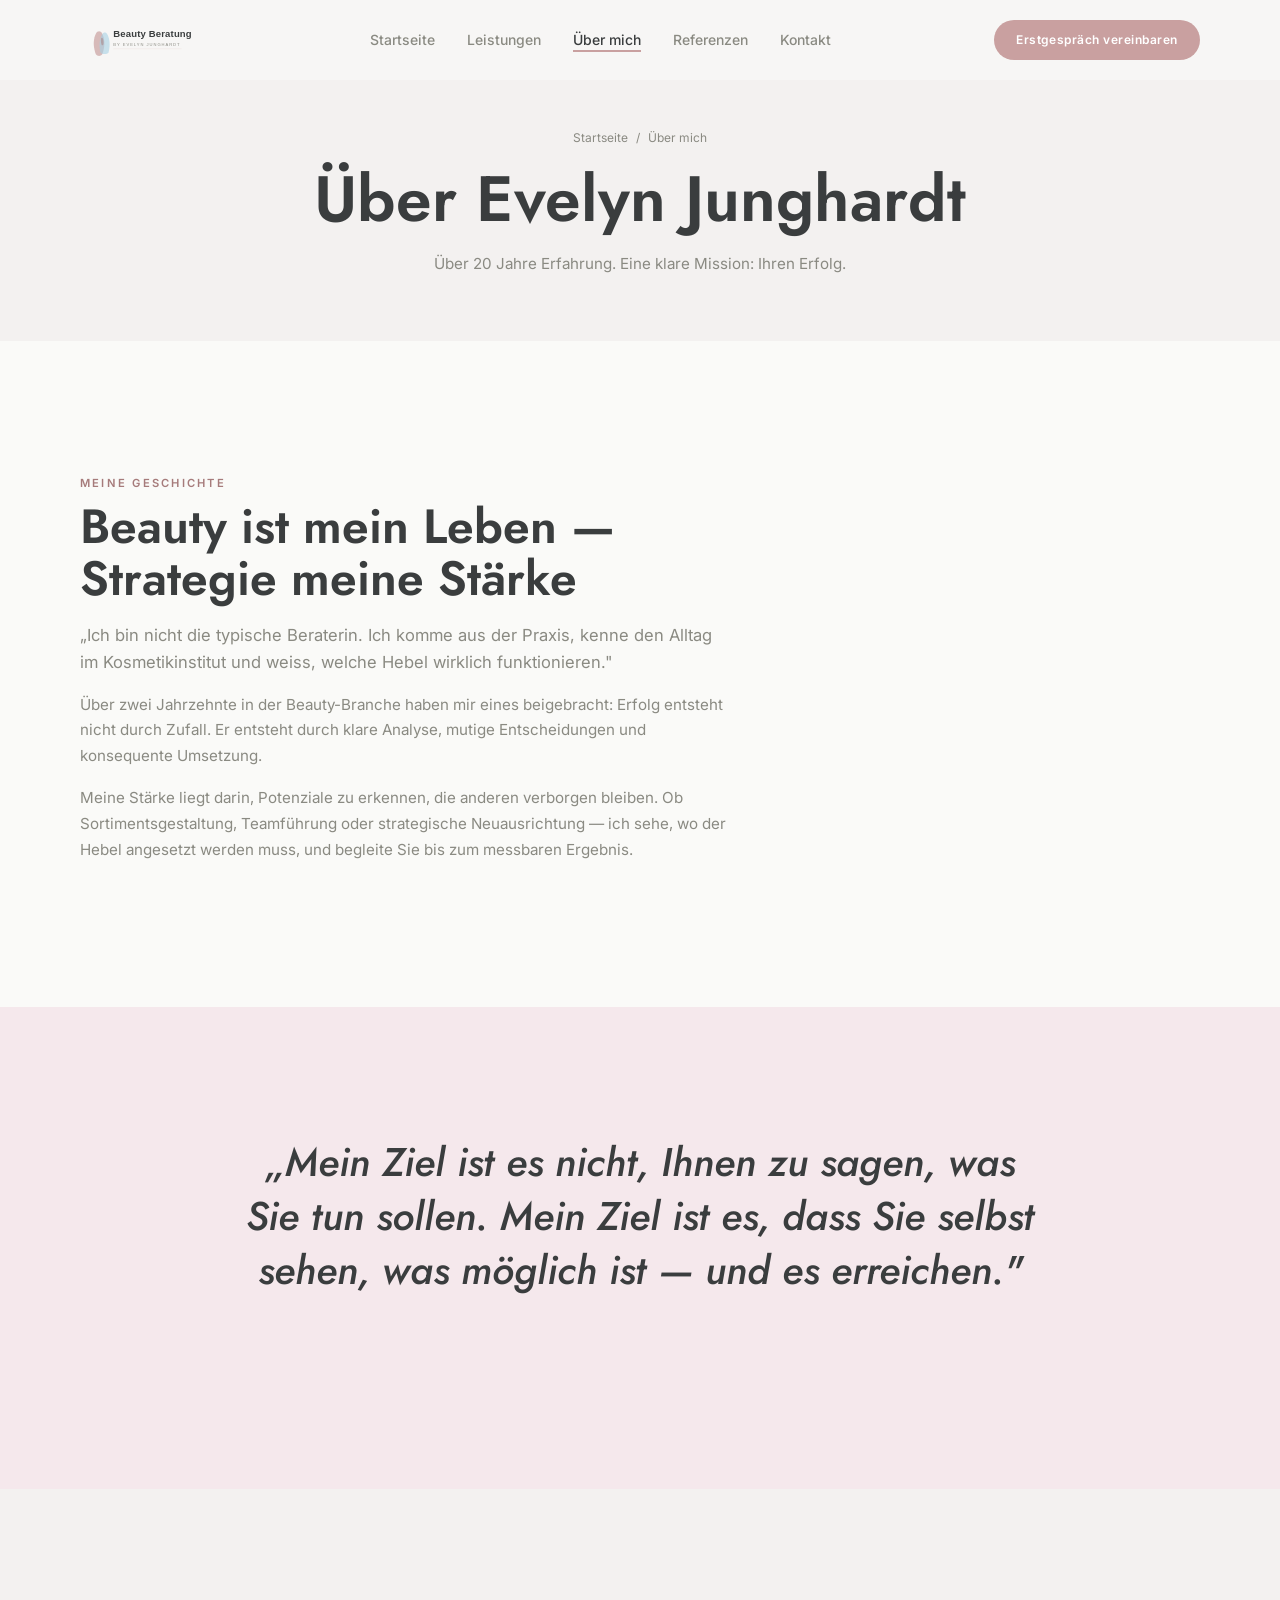
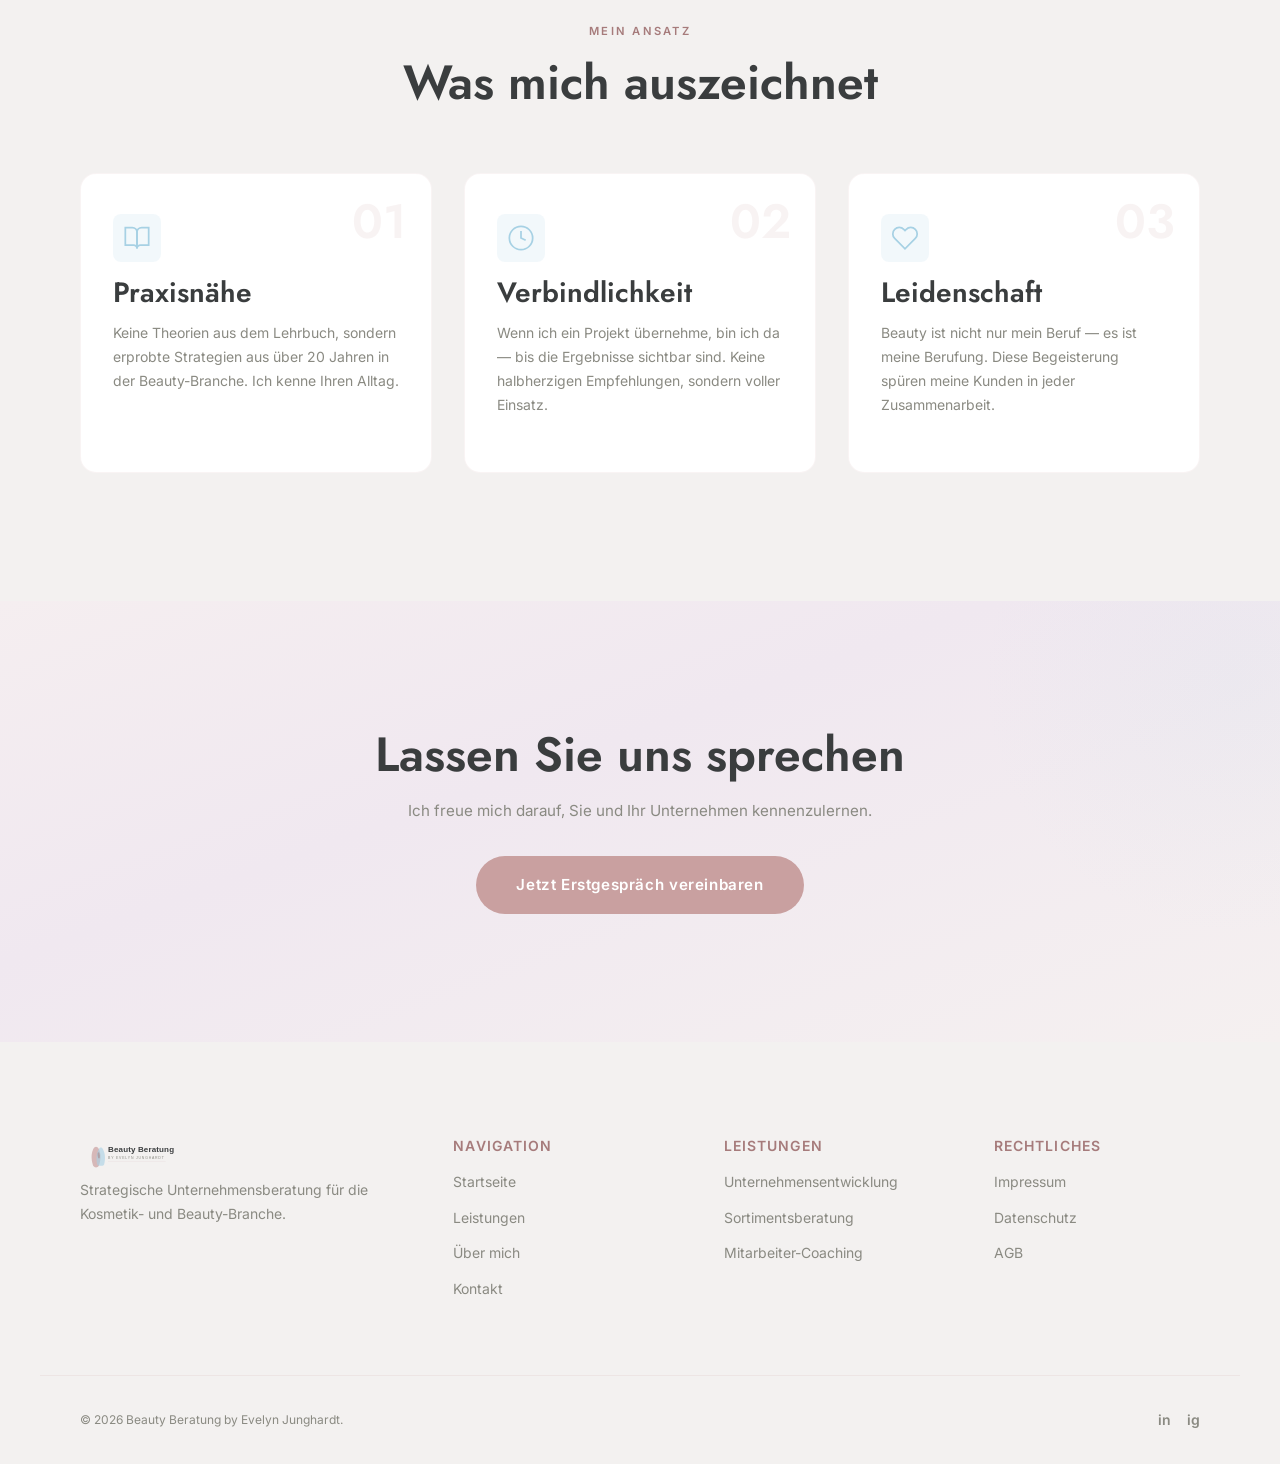
<file: ueber-mich.html>
﻿<!DOCTYPE html>
<html lang="de-CH">
<head>
  <meta charset="UTF-8">
  <meta name="viewport" content="width=device-width, initial-scale=1.0, viewport-fit=cover">
  <title>Über mich — Evelyn Junghardt | Beauty Beratung</title>
  <meta name="description" content="Lernen Sie Evelyn Junghardt kennen: Über 20 Jahre Erfahrung in der Beauty- und Kosmetikbranche. Strategische Beraterin mit Leidenschaft für nachhaltigen Erfolg.">
  <meta name="robots" content="index, follow">
  <link rel="canonical" href="https://www.beautyberatung-junghardt.ch/ueber-mich.html">
  <meta property="og:title" content="Über mich — Evelyn Junghardt"><meta property="og:description" content="Über 20 Jahre Erfahrung in der Beauty- und Kosmetikbranche.">
  <meta name="theme-color" content="#1a1a1a">
  <link rel="icon" href="assets/logo/monogram.svg" type="image/svg+xml">
  <link rel="stylesheet" href="css/styles.css">
</head>
<body>

<nav class="nav" id="nav"><div class="nav-inner"><a href="index.html" class="nav-logo"><img src="assets/logo/logo.svg" alt="Beauty Beratung by Evelyn Junghardt" class="nav-logo-img"></a><ul class="nav-links"><li><a href="index.html">Startseite</a></li><li><a href="leistungen.html">Leistungen</a></li><li><a href="ueber-mich.html" class="active">Über mich</a></li><li><a href="referenzen.html">Referenzen</a></li><li><a href="kontakt.html">Kontakt</a></li></ul><div class="nav-cta"><a href="kontakt.html" class="btn btn-primary btn-sm" data-magnetic>Erstgespräch vereinbaren</a><button class="hamburger" aria-label="Menü öffnen" aria-expanded="false"><span></span><span></span><span></span></button></div></div></nav>
<div class="mobile-menu" id="mobile-menu"><a href="index.html">Startseite</a><a href="leistungen.html">Leistungen</a><a href="ueber-mich.html">Über mich</a><a href="referenzen.html">Referenzen</a><a href="kontakt.html" class="btn btn-primary" style="margin-top:1rem;">Erstgespräch vereinbaren</a></div>

<section class="page-hero">
  <div class="container">
    <div class="breadcrumbs" data-animate="fade-up"><a href="index.html">Startseite</a><span class="sep">/</span><span>Über mich</span></div>
    <h1 data-animate="fade-up">Über Evelyn Junghardt</h1>
    <p data-animate="fade-up" style="transition-delay:0.1s">Über 20 Jahre Erfahrung. Eine klare Mission: Ihren Erfolg.</p>
  </div>
</section>

<!-- About Split -->
<section class="section">
  <div class="container">
    <div class="about-text" data-animate="fade-up" style="max-width:700px;">
      <span class="overline">Meine Geschichte</span>
      <h2>Beauty ist mein Leben — Strategie meine Stärke</h2>
      <p class="lead">„Ich bin nicht die typische Beraterin. Ich komme aus der Praxis, kenne den Alltag im Kosmetikinstitut und weiss, welche Hebel wirklich funktionieren."</p>
      <p>Über zwei Jahrzehnte in der Beauty-Branche haben mir eines beigebracht: Erfolg entsteht nicht durch Zufall. Er entsteht durch klare Analyse, mutige Entscheidungen und konsequente Umsetzung.</p>
      <p>Meine Stärke liegt darin, Potenziale zu erkennen, die anderen verborgen bleiben. Ob Sortimentsgestaltung, Teamführung oder strategische Neuausrichtung — ich sehe, wo der Hebel angesetzt werden muss, und begleite Sie bis zum messbaren Ergebnis.</p>
    </div>
  </div>
</section>

<!-- Quote -->
<section class="section section-dark" style="padding:var(--space-section) 0">
  <div class="container">
    <div class="statement-quote" data-animate="fade-up">
      „Mein Ziel ist es nicht, Ihnen zu sagen, was Sie tun sollen. Mein Ziel ist es, dass Sie selbst sehen, was möglich ist — und es erreichen."
    </div>
  </div>
</section>

<!-- Approach -->
<section class="section" style="background:var(--surface-secondary)">
  <div class="container">
    <div class="section-header text-center" data-animate="fade-up">
      <span class="overline">Mein Ansatz</span>
      <h2>Was mich auszeichnet</h2>
    </div>
    <div class="services-grid" data-stagger>
      <div class="service-card">
        <span class="number">01</span>
        <div class="service-icon"><svg width="28" height="28" viewBox="0 0 24 24" fill="none" stroke="currentColor" stroke-width="1.5"><path d="M2 3h6a4 4 0 0 1 4 4v14a3 3 0 0 0-3-3H2z"/><path d="M22 3h-6a4 4 0 0 0-4 4v14a3 3 0 0 1 3-3h7z"/></svg></div>
        <h3>Praxisnähe</h3>
        <p>Keine Theorien aus dem Lehrbuch, sondern erprobte Strategien aus über 20 Jahren in der Beauty-Branche. Ich kenne Ihren Alltag.</p>
      </div>
      <div class="service-card">
        <span class="number">02</span>
        <div class="service-icon"><svg width="28" height="28" viewBox="0 0 24 24" fill="none" stroke="currentColor" stroke-width="1.5"><circle cx="12" cy="12" r="10"/><path d="M12 6v6l4 2"/></svg></div>
        <h3>Verbindlichkeit</h3>
        <p>Wenn ich ein Projekt übernehme, bin ich da — bis die Ergebnisse sichtbar sind. Keine halbherzigen Empfehlungen, sondern voller Einsatz.</p>
      </div>
      <div class="service-card">
        <span class="number">03</span>
        <div class="service-icon"><svg width="28" height="28" viewBox="0 0 24 24" fill="none" stroke="currentColor" stroke-width="1.5"><path d="M20.84 4.61a5.5 5.5 0 0 0-7.78 0L12 5.67l-1.06-1.06a5.5 5.5 0 0 0-7.78 7.78l1.06 1.06L12 21.23l7.78-7.78 1.06-1.06a5.5 5.5 0 0 0 0-7.78z"/></svg></div>
        <h3>Leidenschaft</h3>
        <p>Beauty ist nicht nur mein Beruf — es ist meine Berufung. Diese Begeisterung spüren meine Kunden in jeder Zusammenarbeit.</p>
      </div>
    </div>
  </div>
</section>

<!-- CTA -->
<section class="section section-cta" style="padding:var(--space-section) 0">
  <div class="container"><div class="cta-content text-center" data-animate="fade-up">
    <h2>Lassen Sie uns sprechen</h2>
    <p>Ich freue mich darauf, Sie und Ihr Unternehmen kennenzulernen.</p>
    <a href="kontakt.html" class="btn btn-primary btn-lg" data-magnetic>Jetzt Erstgespräch vereinbaren</a>
  </div></div>
</section>

<footer class="footer"><div class="container footer-grid"><div class="footer-brand"><div><img src="assets/logo/logo.svg" alt="Beauty Beratung by Evelyn Junghardt" style="height:32px;width:auto;margin-bottom:0.5rem;"></div><p>Strategische Unternehmensberatung für die Kosmetik- und Beauty-Branche.</p></div><div><h4>Navigation</h4><ul><li><a href="index.html">Startseite</a></li><li><a href="leistungen.html">Leistungen</a></li><li><a href="ueber-mich.html">Über mich</a></li><li><a href="kontakt.html">Kontakt</a></li></ul></div><div><h4>Leistungen</h4><ul><li><a href="leistungen.html#strategie">Unternehmensentwicklung</a></li><li><a href="leistungen.html#sortiment">Sortimentsberatung</a></li><li><a href="leistungen.html#coaching">Mitarbeiter-Coaching</a></li></ul></div><div><h4>Rechtliches</h4><ul><li><a href="impressum.html">Impressum</a></li><li><a href="datenschutz.html">Datenschutz</a></li><li><a href="agb.html">AGB</a></li></ul></div></div><div class="footer-bottom container"><p>© 2026 Beauty Beratung by Evelyn Junghardt.</p><div class="footer-social"><a href="#" aria-label="LinkedIn">in</a><a href="#" aria-label="Instagram">ig</a></div></div></footer>
<div class="sticky-cta-bar"><a href="tel:+41763893616" class="sticky-cta-call">📞 Anrufen</a><a href="kontakt.html" class="sticky-cta-primary">Erstgespräch vereinbaren</a></div>
<script src="js/main.js" defer></script>
</body>
</html>
</file>
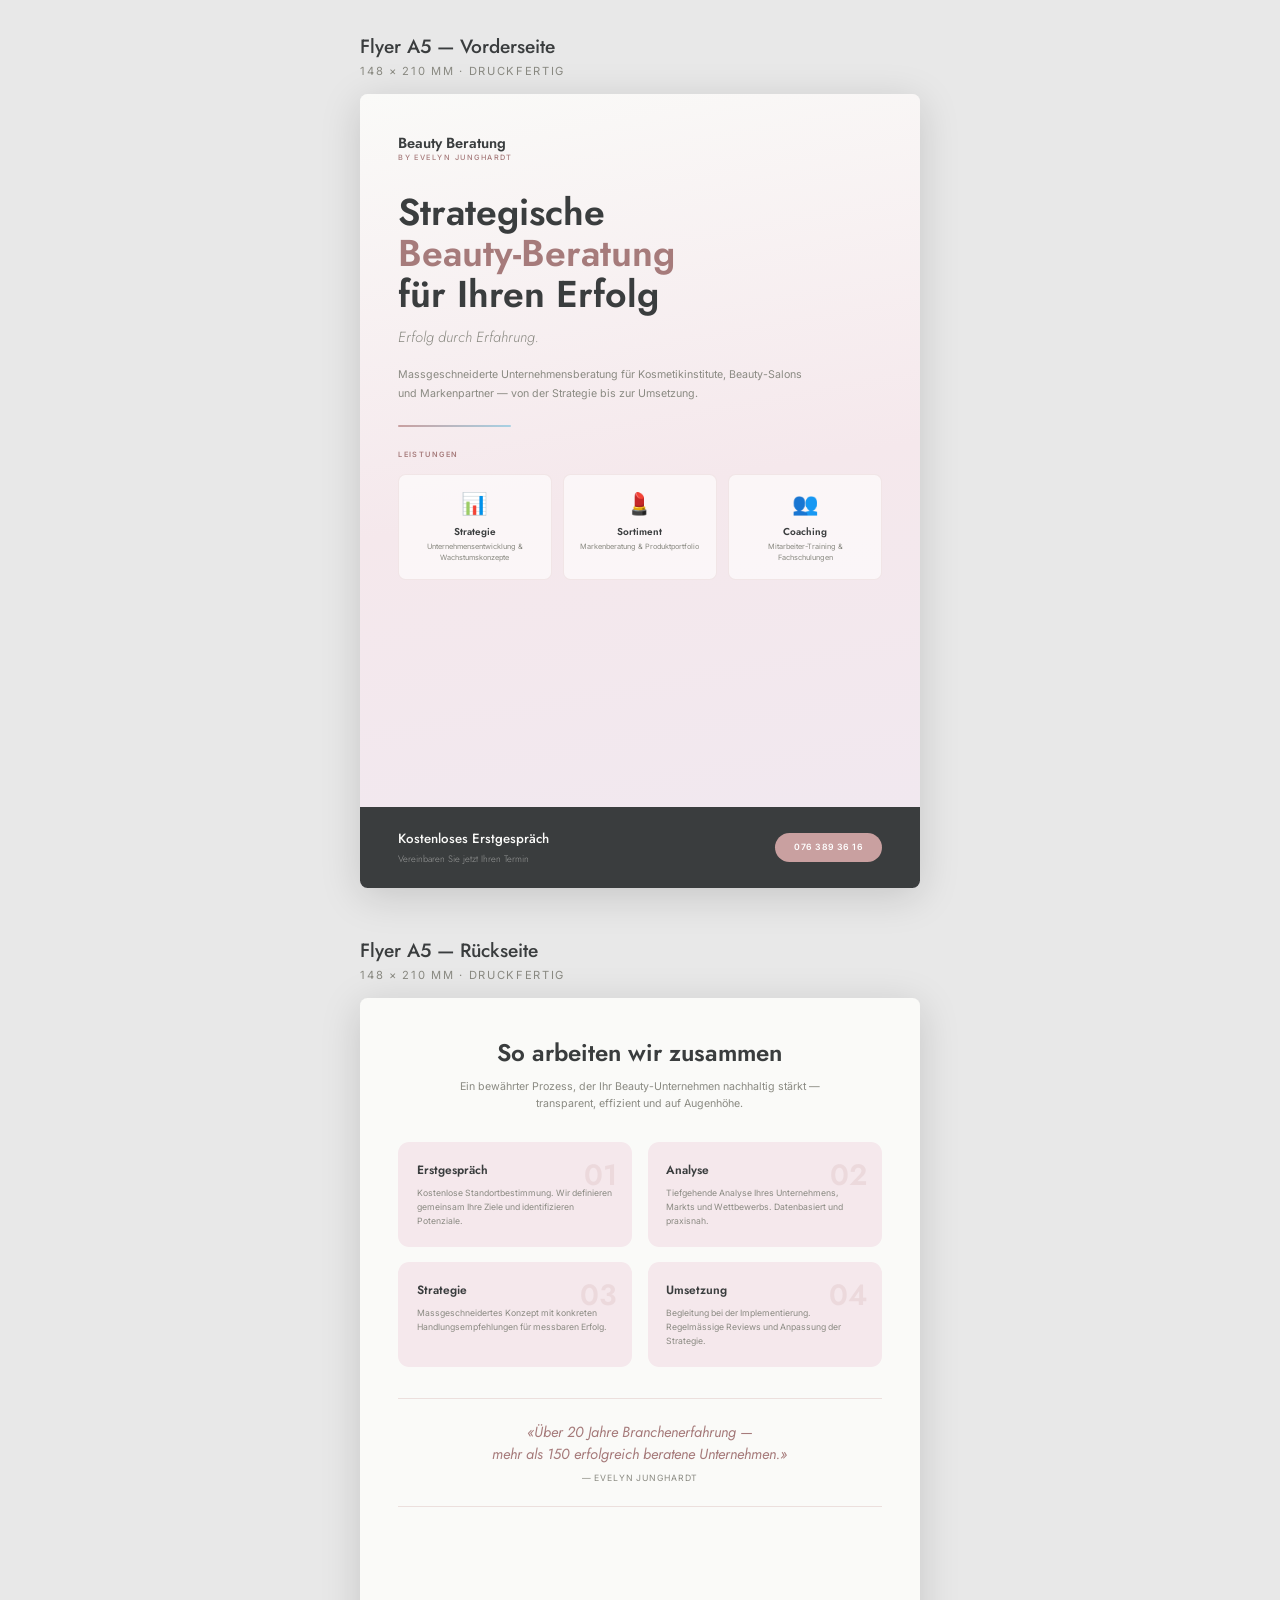
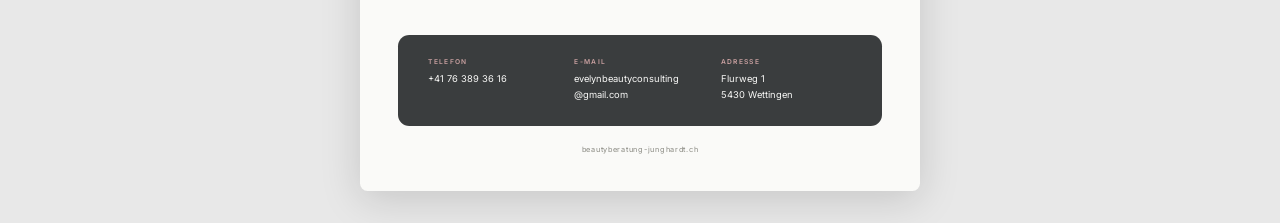
<file: brand/flyer-a5.html>
<!DOCTYPE html>
<html lang="de-CH">
<head>
<meta charset="UTF-8">
<title>Flyer A5 — Beauty Beratung by Evelyn Junghardt</title>
<style>
  @import url('https://fonts.googleapis.com/css2?family=Jost:ital,wght@0,300;0,400;0,500;0,600;0,700;1,400&family=Inter:wght@300;400;500;600;700&display=swap');

  * { margin: 0; padding: 0; box-sizing: border-box; }
  body { font-family: 'Inter', sans-serif; background: #e8e8e8; display: flex; flex-direction: column; align-items: center; padding: 2rem; gap: 3rem; }
  h1.page-label { font-family: 'Jost', sans-serif; font-weight: 500; font-size: 1.2rem; color: #3A3D3E; margin-bottom: 0.25rem; }
  .sub-label { font-size: 0.7rem; color: #8A8A82; text-transform: uppercase; letter-spacing: 0.15em; margin-bottom: 1rem; }

  .flyer {
    width: 148mm;
    height: 210mm;
    border-radius: 2mm;
    overflow: hidden;
    box-shadow: 0 8px 40px rgba(0,0,0,0.15);
    position: relative;
  }

  /* ═══ FRONT ═══ */
  .flyer-front {
    background: linear-gradient(170deg, #FAFAF8 0%, #F5E8EC 50%, #F0E8F0 100%);
    display: flex;
    flex-direction: column;
    padding: 0;
  }

  .front-top {
    flex: 0 0 auto;
    padding: 10mm 10mm 0;
  }
  .front-top-bar {
    display: flex;
    justify-content: space-between;
    align-items: center;
    margin-bottom: 8mm;
  }
  .front-brand {
    font-family: 'Jost', sans-serif;
    font-size: 11pt;
    font-weight: 600;
    color: #3A3D3E;
  }
  .front-brand-sub {
    font-size: 5.5pt;
    letter-spacing: 0.2em;
    text-transform: uppercase;
    color: #A67B7B;
    font-weight: 500;
  }

  .front-hero {
    padding: 0 10mm;
    margin-bottom: 6mm;
  }
  .front-hero h1 {
    font-family: 'Jost', sans-serif;
    font-size: 28pt;
    font-weight: 600;
    line-height: 1.1;
    color: #3A3D3E;
    margin-bottom: 3mm;
  }
  .front-hero h1 span {
    color: #A67B7B;
  }
  .front-hero .tagline {
    font-family: 'Jost', sans-serif;
    font-size: 11pt;
    font-weight: 300;
    font-style: italic;
    color: #8A8A82;
    margin-bottom: 5mm;
  }
  .front-hero .desc {
    font-size: 8pt;
    color: #8A8A82;
    line-height: 1.7;
    max-width: 110mm;
  }

  .front-divider {
    width: 30mm;
    height: 0.5mm;
    background: linear-gradient(90deg, #C9A0A0, #A7D1E4);
    margin: 0 10mm 6mm;
    border-radius: 1mm;
  }

  .front-services {
    padding: 0 10mm;
    margin-bottom: 8mm;
  }
  .front-services h2 {
    font-family: 'Inter', sans-serif;
    font-size: 5.5pt;
    font-weight: 600;
    letter-spacing: 0.2em;
    text-transform: uppercase;
    color: #A67B7B;
    margin-bottom: 4mm;
  }
  .service-grid {
    display: grid;
    grid-template-columns: 1fr 1fr 1fr;
    gap: 3mm;
  }
  .service-item {
    background: rgba(255,255,255,0.6);
    border-radius: 2mm;
    padding: 4mm;
    text-align: center;
    border: 0.3pt solid rgba(201,160,160,0.2);
  }
  .service-item .icon {
    font-size: 16pt;
    margin-bottom: 2mm;
    display: block;
  }
  .service-item h3 {
    font-family: 'Jost', sans-serif;
    font-size: 7.5pt;
    font-weight: 600;
    color: #3A3D3E;
    margin-bottom: 1mm;
  }
  .service-item p {
    font-size: 5.5pt;
    color: #8A8A82;
    line-height: 1.5;
  }

  .front-cta {
    margin-top: auto;
    background: #3A3D3E;
    padding: 6mm 10mm;
    display: flex;
    justify-content: space-between;
    align-items: center;
  }
  .front-cta-text {
    font-family: 'Jost', sans-serif;
    font-size: 10pt;
    font-weight: 500;
    color: #FAFAF8;
  }
  .front-cta-text span {
    display: block;
    font-size: 7pt;
    font-weight: 300;
    color: rgba(250,250,248,0.5);
    margin-top: 1mm;
  }
  .front-cta-btn {
    background: #C9A0A0;
    color: #fff;
    font-family: 'Inter', sans-serif;
    font-size: 6.5pt;
    font-weight: 600;
    padding: 2.5mm 5mm;
    border-radius: 10mm;
    letter-spacing: 0.05em;
  }

  /* ═══ BACK ═══ */
  .flyer-back {
    background: #FAFAF8;
    display: flex;
    flex-direction: column;
    padding: 10mm;
  }

  .back-header {
    text-align: center;
    margin-bottom: 8mm;
  }
  .back-header h2 {
    font-family: 'Jost', sans-serif;
    font-size: 18pt;
    font-weight: 600;
    color: #3A3D3E;
    margin-bottom: 2mm;
  }
  .back-header p {
    font-size: 8pt;
    color: #8A8A82;
    line-height: 1.6;
    max-width: 110mm;
    margin: 0 auto;
  }

  .back-process {
    display: grid;
    grid-template-columns: 1fr 1fr;
    gap: 4mm;
    margin-bottom: 8mm;
  }
  .process-step {
    background: #F5E8EC;
    border-radius: 3mm;
    padding: 5mm;
    position: relative;
  }
  .process-step .num {
    font-family: 'Jost', sans-serif;
    font-size: 22pt;
    font-weight: 600;
    color: rgba(201,160,160,0.2);
    position: absolute;
    top: 3mm;
    right: 4mm;
  }
  .process-step h3 {
    font-family: 'Jost', sans-serif;
    font-size: 9pt;
    font-weight: 600;
    color: #3A3D3E;
    margin-bottom: 2mm;
  }
  .process-step p {
    font-size: 6.5pt;
    color: #8A8A82;
    line-height: 1.6;
  }

  .back-quote {
    text-align: center;
    padding: 6mm;
    margin-bottom: 8mm;
    border-top: 0.3pt solid rgba(201,160,160,0.3);
    border-bottom: 0.3pt solid rgba(201,160,160,0.3);
  }
  .back-quote p {
    font-family: 'Jost', sans-serif;
    font-size: 11pt;
    font-weight: 400;
    font-style: italic;
    color: #A67B7B;
    line-height: 1.5;
  }
  .back-quote .attr {
    font-size: 6.5pt;
    font-style: normal;
    color: #8A8A82;
    margin-top: 2mm;
    letter-spacing: 0.1em;
  }

  .back-contact {
    background: #3A3D3E;
    border-radius: 3mm;
    padding: 6mm 8mm;
    display: grid;
    grid-template-columns: 1fr 1fr 1fr;
    gap: 4mm;
    margin-top: auto;
  }
  .contact-col label {
    display: block;
    font-size: 5pt;
    font-weight: 600;
    letter-spacing: 0.2em;
    text-transform: uppercase;
    color: #C9A0A0;
    margin-bottom: 1.5mm;
  }
  .contact-col span {
    font-size: 7pt;
    color: #FAFAF8;
    line-height: 1.7;
    display: block;
  }

  .back-footer {
    text-align: center;
    margin-top: 5mm;
  }
  .back-footer p {
    font-size: 5.5pt;
    color: #8A8A82;
    letter-spacing: 0.1em;
  }

  @media print {
    body { background: white; padding: 0; gap: 0; }
    .flyer { box-shadow: none; page-break-after: always; border-radius: 0; }
    h1.page-label, .sub-label { display: none; }
  }
</style>
</head>
<body>

<div>
  <h1 class="page-label">Flyer A5 — Vorderseite</h1>
  <p class="sub-label">148 × 210 mm · Druckfertig</p>
  <div class="flyer flyer-front">
    <div class="front-top">
      <div class="front-top-bar">
        <div>
          <div class="front-brand">Beauty Beratung</div>
          <div class="front-brand-sub">by Evelyn Junghardt</div>
        </div>
      </div>
    </div>

    <div class="front-hero">
      <h1>Strategische<br><span>Beauty-Beratung</span><br>für Ihren Erfolg</h1>
      <div class="tagline">Erfolg durch Erfahrung.</div>
      <p class="desc">Massgeschneiderte Unternehmensberatung für Kosmetikinstitute, Beauty-Salons und Markenpartner — von der Strategie bis zur Umsetzung.</p>
    </div>

    <div class="front-divider"></div>

    <div class="front-services">
      <h2>Leistungen</h2>
      <div class="service-grid">
        <div class="service-item">
          <span class="icon">📊</span>
          <h3>Strategie</h3>
          <p>Unternehmensentwicklung & Wachstumskonzepte</p>
        </div>
        <div class="service-item">
          <span class="icon">💄</span>
          <h3>Sortiment</h3>
          <p>Markenberatung & Produktportfolio</p>
        </div>
        <div class="service-item">
          <span class="icon">👥</span>
          <h3>Coaching</h3>
          <p>Mitarbeiter-Training & Fachschulungen</p>
        </div>
      </div>
    </div>

    <div class="front-cta">
      <div class="front-cta-text">
        Kostenloses Erstgespräch
        <span>Vereinbaren Sie jetzt Ihren Termin</span>
      </div>
      <div class="front-cta-btn">076 389 36 16</div>
    </div>
  </div>
</div>

<div>
  <h1 class="page-label">Flyer A5 — Rückseite</h1>
  <p class="sub-label">148 × 210 mm · Druckfertig</p>
  <div class="flyer flyer-back">
    <div class="back-header">
      <h2>So arbeiten wir zusammen</h2>
      <p>Ein bewährter Prozess, der Ihr Beauty-Unternehmen nachhaltig stärkt — transparent, effizient und auf Augenhöhe.</p>
    </div>

    <div class="back-process">
      <div class="process-step">
        <span class="num">01</span>
        <h3>Erstgespräch</h3>
        <p>Kostenlose Standortbestimmung. Wir definieren gemeinsam Ihre Ziele und identifizieren Potenziale.</p>
      </div>
      <div class="process-step">
        <span class="num">02</span>
        <h3>Analyse</h3>
        <p>Tiefgehende Analyse Ihres Unternehmens, Markts und Wettbewerbs. Datenbasiert und praxisnah.</p>
      </div>
      <div class="process-step">
        <span class="num">03</span>
        <h3>Strategie</h3>
        <p>Massgeschneidertes Konzept mit konkreten Handlungsempfehlungen für messbaren Erfolg.</p>
      </div>
      <div class="process-step">
        <span class="num">04</span>
        <h3>Umsetzung</h3>
        <p>Begleitung bei der Implementierung. Regelmässige Reviews und Anpassung der Strategie.</p>
      </div>
    </div>

    <div class="back-quote">
      <p>«Über 20 Jahre Branchenerfahrung —<br>mehr als 150 erfolgreich beratene Unternehmen.»</p>
      <div class="attr">— EVELYN JUNGHARDT</div>
    </div>

    <div class="back-contact">
      <div class="contact-col">
        <label>Telefon</label>
        <span>+41 76 389 36 16</span>
      </div>
      <div class="contact-col">
        <label>E-Mail</label>
        <span>evelynbeautyconsulting<br>@gmail.com</span>
      </div>
      <div class="contact-col">
        <label>Adresse</label>
        <span>Flurweg 1<br>5430 Wettingen</span>
      </div>
    </div>

    <div class="back-footer">
      <p>beautyberatung-junghardt.ch</p>
    </div>
  </div>
</div>

</body>
</html>
</file>
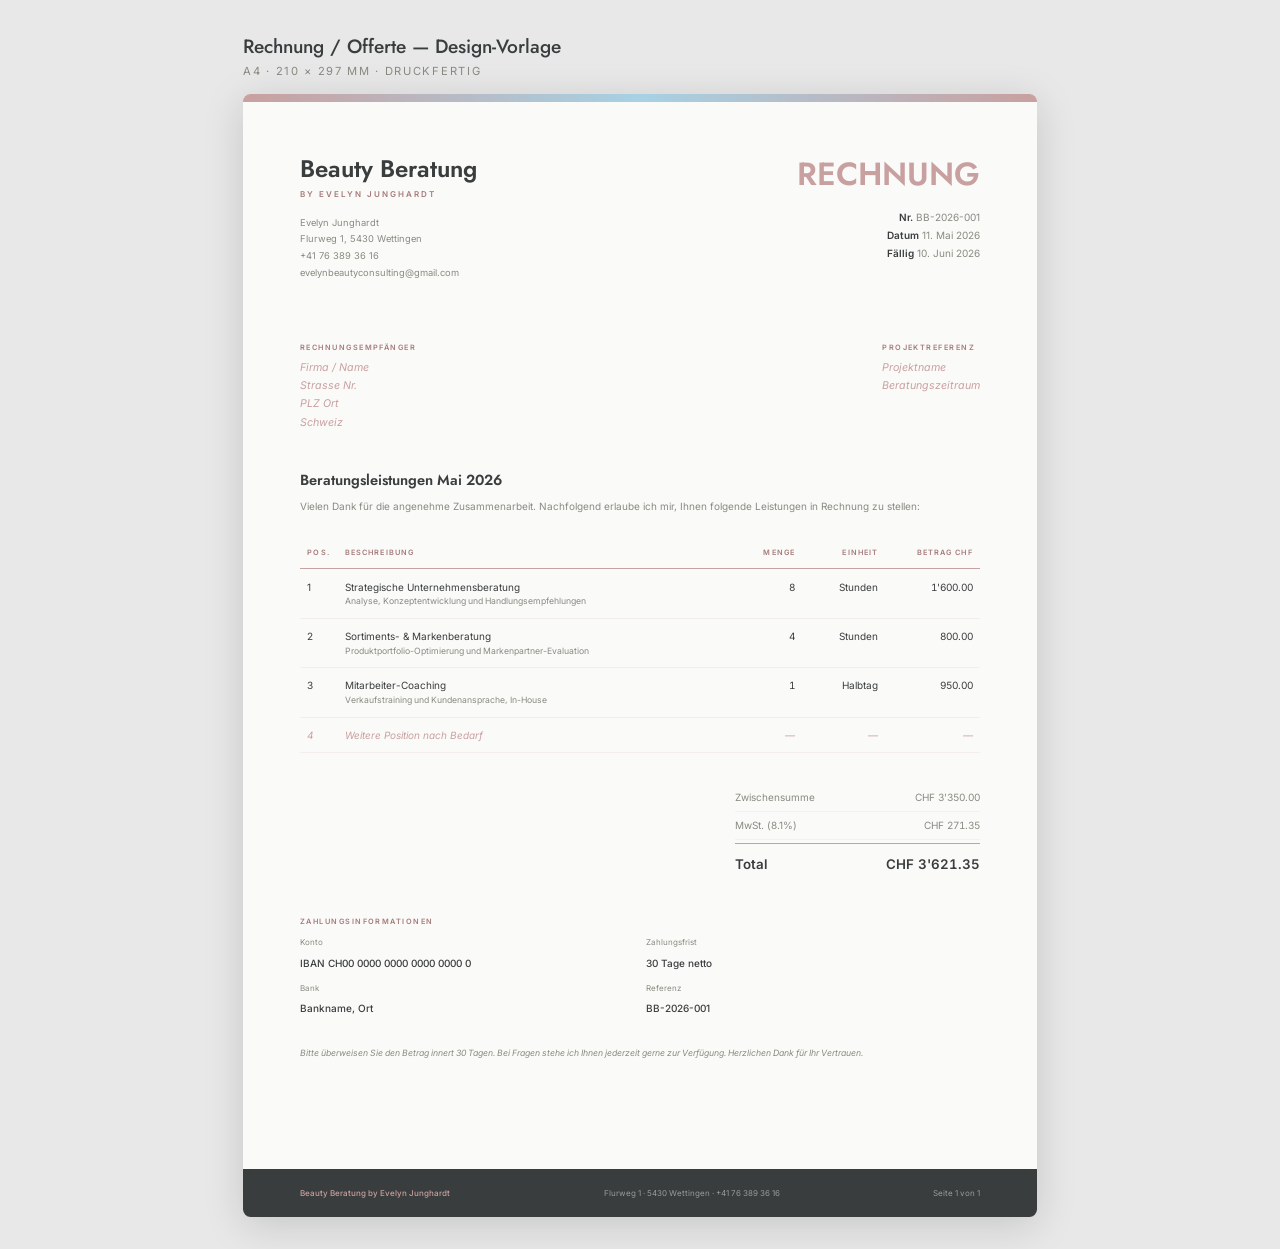
<file: brand/rechnung-offerte.html>
<!DOCTYPE html>
<html lang="de-CH">
<head>
<meta charset="UTF-8">
<title>Rechnung / Offerte — Beauty Beratung by Evelyn Junghardt</title>
<style>
  @import url('https://fonts.googleapis.com/css2?family=Jost:ital,wght@0,300;0,400;0,500;0,600;0,700;1,400&family=Inter:wght@300;400;500;600;700&display=swap');

  * { margin: 0; padding: 0; box-sizing: border-box; }
  body { font-family: 'Inter', sans-serif; background: #e8e8e8; display: flex; flex-direction: column; align-items: center; padding: 2rem; }
  .page-label { font-family: 'Jost', sans-serif; font-weight: 500; font-size: 1.2rem; color: #3A3D3E; margin-bottom: 0.25rem; }
  .sub-label { font-size: 0.7rem; color: #8A8A82; text-transform: uppercase; letter-spacing: 0.15em; margin-bottom: 1rem; }

  .invoice {
    width: 210mm;
    min-height: 297mm;
    background: #FAFAF8;
    border-radius: 2mm;
    box-shadow: 0 8px 40px rgba(0,0,0,0.15);
    position: relative;
    padding: 0;
    display: flex;
    flex-direction: column;
    overflow: hidden;
  }

  /* Top accent bar */
  .invoice::before {
    content: '';
    position: absolute;
    top: 0;
    left: 0;
    right: 0;
    height: 2mm;
    background: linear-gradient(90deg, #C9A0A0, #A7D1E4, #C9A0A0);
  }

  /* Header */
  .inv-header {
    padding: 15mm 15mm 0;
    display: flex;
    justify-content: space-between;
    align-items: flex-start;
  }
  .inv-brand {
    display: flex;
    flex-direction: column;
  }
  .inv-brand-name {
    font-family: 'Jost', sans-serif;
    font-size: 18pt;
    font-weight: 600;
    color: #3A3D3E;
  }
  .inv-brand-sub {
    font-size: 6pt;
    font-weight: 600;
    letter-spacing: 0.25em;
    text-transform: uppercase;
    color: #A67B7B;
    margin-top: 1mm;
  }
  .inv-brand-contact {
    margin-top: 4mm;
    font-size: 7pt;
    color: #8A8A82;
    line-height: 1.8;
  }

  .inv-meta {
    text-align: right;
  }
  .inv-type {
    font-family: 'Jost', sans-serif;
    font-size: 24pt;
    font-weight: 600;
    color: #C9A0A0;
    margin-bottom: 3mm;
  }
  .inv-meta-table {
    font-size: 7.5pt;
    color: #8A8A82;
    line-height: 1.8;
  }
  .inv-meta-table strong {
    color: #3A3D3E;
    font-weight: 600;
  }

  /* Divider */
  .inv-divider {
    margin: 8mm 15mm;
    height: 0.3pt;
    background: linear-gradient(90deg, #C9A0A0 0%, rgba(201,160,160,0.1) 100%);
  }

  /* Client info */
  .inv-addresses {
    padding: 0 15mm;
    display: flex;
    justify-content: space-between;
    margin-bottom: 10mm;
  }
  .inv-address-block label {
    display: block;
    font-size: 5.5pt;
    font-weight: 600;
    letter-spacing: 0.2em;
    text-transform: uppercase;
    color: #A67B7B;
    margin-bottom: 2mm;
  }
  .inv-address-block p {
    font-size: 8pt;
    color: #3A3D3E;
    line-height: 1.7;
  }
  .inv-address-block .placeholder {
    color: #C9A0A0;
    font-style: italic;
  }

  /* Subject line */
  .inv-subject {
    padding: 0 15mm;
    margin-bottom: 6mm;
  }
  .inv-subject h2 {
    font-family: 'Jost', sans-serif;
    font-size: 11pt;
    font-weight: 600;
    color: #3A3D3E;
    margin-bottom: 2mm;
  }
  .inv-subject p {
    font-size: 7.5pt;
    color: #8A8A82;
    line-height: 1.6;
  }

  /* Table */
  .inv-table-wrap {
    padding: 0 15mm;
    margin-bottom: 8mm;
  }
  table {
    width: 100%;
    border-collapse: collapse;
  }
  thead th {
    font-size: 5.5pt;
    font-weight: 600;
    letter-spacing: 0.15em;
    text-transform: uppercase;
    color: #A67B7B;
    padding: 3mm 2mm;
    border-bottom: 0.5pt solid #C9A0A0;
    text-align: left;
  }
  thead th:nth-child(3),
  thead th:nth-child(4),
  thead th:nth-child(5) {
    text-align: right;
  }
  tbody td {
    font-size: 7.5pt;
    color: #3A3D3E;
    padding: 3mm 2mm;
    border-bottom: 0.3pt solid rgba(201,160,160,0.15);
    vertical-align: top;
  }
  tbody td:nth-child(3),
  tbody td:nth-child(4),
  tbody td:nth-child(5) {
    text-align: right;
    font-variant-numeric: tabular-nums;
  }
  tbody td .desc {
    font-size: 6.5pt;
    color: #8A8A82;
    margin-top: 1mm;
  }
  .placeholder-row td {
    color: #C9A0A0;
    font-style: italic;
  }

  /* Totals */
  .inv-totals {
    padding: 0 15mm;
    display: flex;
    justify-content: flex-end;
    margin-bottom: 10mm;
  }
  .totals-box {
    width: 65mm;
  }
  .totals-row {
    display: flex;
    justify-content: space-between;
    padding: 2mm 0;
    font-size: 7.5pt;
    color: #8A8A82;
    border-bottom: 0.3pt solid rgba(201,160,160,0.1);
  }
  .totals-row.total {
    font-size: 10pt;
    font-weight: 600;
    color: #3A3D3E;
    border-bottom: none;
    border-top: 1pt solid #C9A0A0;
    padding-top: 3mm;
    margin-top: 1mm;
  }
  .totals-row span:last-child {
    font-variant-numeric: tabular-nums;
  }

  /* Payment info */
  .inv-payment {
    padding: 0 15mm;
    margin-bottom: 8mm;
  }
  .inv-payment h3 {
    font-size: 5.5pt;
    font-weight: 600;
    letter-spacing: 0.2em;
    text-transform: uppercase;
    color: #A67B7B;
    margin-bottom: 3mm;
  }
  .payment-grid {
    display: grid;
    grid-template-columns: 1fr 1fr;
    gap: 3mm;
  }
  .payment-item label {
    display: block;
    font-size: 6pt;
    color: #8A8A82;
    margin-bottom: 1mm;
  }
  .payment-item span {
    font-size: 7.5pt;
    color: #3A3D3E;
    font-weight: 500;
  }

  /* Footer */
  .inv-footer {
    margin-top: auto;
    background: #3A3D3E;
    padding: 5mm 15mm;
    display: flex;
    justify-content: space-between;
    align-items: center;
  }
  .inv-footer span {
    font-size: 6pt;
    color: rgba(250,250,248,0.5);
  }
  .inv-footer .brand-foot {
    color: #C9A0A0;
    font-weight: 500;
  }

  /* Notes */
  .inv-notes {
    padding: 0 15mm;
    margin-bottom: 8mm;
  }
  .inv-notes p {
    font-size: 6.5pt;
    color: #8A8A82;
    line-height: 1.6;
    font-style: italic;
  }

  @media print {
    body { background: white; padding: 0; }
    .invoice { box-shadow: none; border-radius: 0; }
    .page-label, .sub-label { display: none; }
  }
</style>
</head>
<body>

<div>
  <h1 class="page-label">Rechnung / Offerte — Design-Vorlage</h1>
  <p class="sub-label">A4 · 210 × 297 mm · Druckfertig</p>

  <div class="invoice">
    <!-- Header -->
    <div class="inv-header">
      <div class="inv-brand">
        <div class="inv-brand-name">Beauty Beratung</div>
        <div class="inv-brand-sub">by Evelyn Junghardt</div>
        <div class="inv-brand-contact">
          Evelyn Junghardt<br>
          Flurweg 1, 5430 Wettingen<br>
          +41 76 389 36 16<br>
          evelynbeautyconsulting@gmail.com
        </div>
      </div>
      <div class="inv-meta">
        <div class="inv-type">RECHNUNG</div>
        <div class="inv-meta-table">
          <strong>Nr.</strong> BB-2026-001<br>
          <strong>Datum</strong> 11. Mai 2026<br>
          <strong>Fällig</strong> 10. Juni 2026
        </div>
      </div>
    </div>

    <div class="inv-divider"></div>

    <!-- Addresses -->
    <div class="inv-addresses">
      <div class="inv-address-block">
        <label>Rechnungsempfänger</label>
        <p class="placeholder">
          Firma / Name<br>
          Strasse Nr.<br>
          PLZ Ort<br>
          Schweiz
        </p>
      </div>
      <div class="inv-address-block">
        <label>Projektreferenz</label>
        <p class="placeholder">
          Projektname<br>
          Beratungszeitraum
        </p>
      </div>
    </div>

    <!-- Subject -->
    <div class="inv-subject">
      <h2>Beratungsleistungen Mai 2026</h2>
      <p>Vielen Dank für die angenehme Zusammenarbeit. Nachfolgend erlaube ich mir, Ihnen folgende Leistungen in Rechnung zu stellen:</p>
    </div>

    <!-- Table -->
    <div class="inv-table-wrap">
      <table>
        <thead>
          <tr>
            <th style="width:8mm">Pos.</th>
            <th>Beschreibung</th>
            <th style="width:18mm">Menge</th>
            <th style="width:22mm">Einheit</th>
            <th style="width:25mm">Betrag CHF</th>
          </tr>
        </thead>
        <tbody>
          <tr>
            <td>1</td>
            <td>
              Strategische Unternehmensberatung
              <div class="desc">Analyse, Konzeptentwicklung und Handlungsempfehlungen</div>
            </td>
            <td>8</td>
            <td>Stunden</td>
            <td>1'600.00</td>
          </tr>
          <tr>
            <td>2</td>
            <td>
              Sortiments- & Markenberatung
              <div class="desc">Produktportfolio-Optimierung und Markenpartner-Evaluation</div>
            </td>
            <td>4</td>
            <td>Stunden</td>
            <td>800.00</td>
          </tr>
          <tr>
            <td>3</td>
            <td>
              Mitarbeiter-Coaching
              <div class="desc">Verkaufstraining und Kundenansprache, In-House</div>
            </td>
            <td>1</td>
            <td>Halbtag</td>
            <td>950.00</td>
          </tr>
          <tr class="placeholder-row">
            <td>4</td>
            <td>Weitere Position nach Bedarf</td>
            <td>—</td>
            <td>—</td>
            <td>—</td>
          </tr>
        </tbody>
      </table>
    </div>

    <!-- Totals -->
    <div class="inv-totals">
      <div class="totals-box">
        <div class="totals-row">
          <span>Zwischensumme</span>
          <span>CHF 3'350.00</span>
        </div>
        <div class="totals-row">
          <span>MwSt. (8.1%)</span>
          <span>CHF 271.35</span>
        </div>
        <div class="totals-row total">
          <span>Total</span>
          <span>CHF 3'621.35</span>
        </div>
      </div>
    </div>

    <!-- Payment -->
    <div class="inv-payment">
      <h3>Zahlungsinformationen</h3>
      <div class="payment-grid">
        <div class="payment-item">
          <label>Konto</label>
          <span>IBAN CH00 0000 0000 0000 0000 0</span>
        </div>
        <div class="payment-item">
          <label>Zahlungsfrist</label>
          <span>30 Tage netto</span>
        </div>
        <div class="payment-item">
          <label>Bank</label>
          <span>Bankname, Ort</span>
        </div>
        <div class="payment-item">
          <label>Referenz</label>
          <span>BB-2026-001</span>
        </div>
      </div>
    </div>

    <!-- Notes -->
    <div class="inv-notes">
      <p>Bitte überweisen Sie den Betrag innert 30 Tagen. Bei Fragen stehe ich Ihnen jederzeit gerne zur Verfügung. Herzlichen Dank für Ihr Vertrauen.</p>
    </div>

    <!-- Footer -->
    <div class="inv-footer">
      <span class="brand-foot">Beauty Beratung by Evelyn Junghardt</span>
      <span>Flurweg 1 · 5430 Wettingen · +41 76 389 36 16</span>
      <span>Seite 1 von 1</span>
    </div>
  </div>
</div>

</body>
</html>
</file>
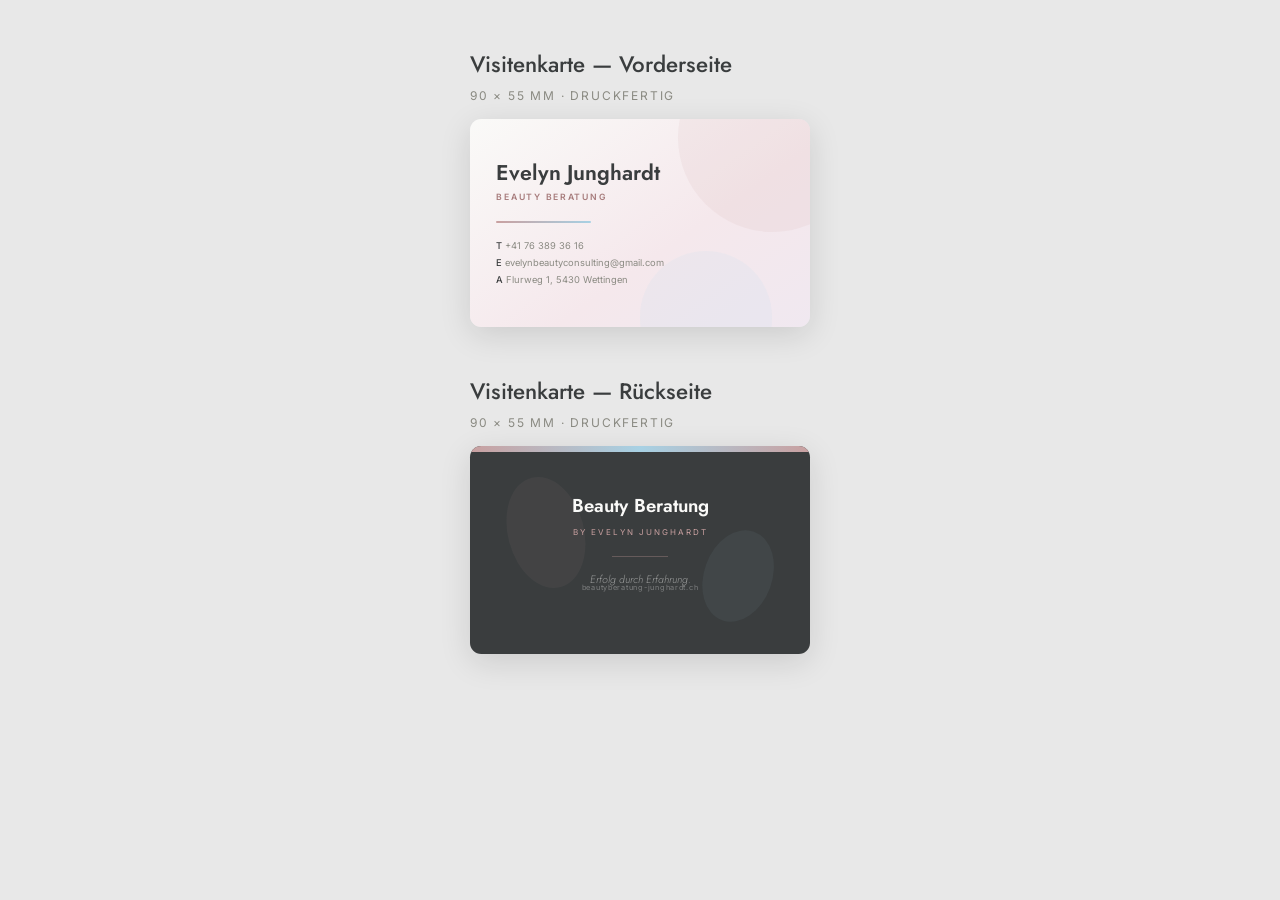
<file: brand/visitenkarte.html>
<!DOCTYPE html>
<html lang="de-CH">
<head>
<meta charset="UTF-8">
<title>Visitenkarten — Beauty Beratung by Evelyn Junghardt</title>
<style>
  @import url('https://fonts.googleapis.com/css2?family=Jost:ital,wght@0,300;0,400;0,500;0,600;0,700;1,400&family=Inter:wght@300;400;500;600;700&display=swap');

  * { margin: 0; padding: 0; box-sizing: border-box; }
  body { font-family: 'Inter', sans-serif; background: #e8e8e8; display: flex; flex-direction: column; align-items: center; padding: 3rem; gap: 3rem; }
  h1 { font-family: 'Jost', sans-serif; font-weight: 500; font-size: 1.4rem; color: #3A3D3E; margin-bottom: 0.5rem; }
  .label { font-size: 0.75rem; color: #8A8A82; margin-bottom: 1rem; text-transform: uppercase; letter-spacing: 0.15em; }

  .card {
    width: 90mm;
    height: 55mm;
    border-radius: 3mm;
    overflow: hidden;
    box-shadow: 0 8px 32px rgba(0,0,0,0.12);
    position: relative;
  }

  /* ═══ FRONT ═══ */
  .card-front {
    background: linear-gradient(145deg, #FAFAF8 0%, #F5E8EC 60%, #F0E8F0 100%);
    display: flex;
    flex-direction: column;
    justify-content: center;
    align-items: flex-start;
    padding: 6mm 7mm;
  }
  .card-front::before {
    content: '';
    position: absolute;
    top: -20mm;
    right: -15mm;
    width: 50mm;
    height: 50mm;
    border-radius: 50%;
    background: rgba(201,160,160,0.12);
  }
  .card-front::after {
    content: '';
    position: absolute;
    bottom: -15mm;
    right: 10mm;
    width: 35mm;
    height: 35mm;
    border-radius: 50%;
    background: rgba(167,209,228,0.1);
  }
  .front-name {
    font-family: 'Jost', sans-serif;
    font-size: 16pt;
    font-weight: 600;
    color: #3A3D3E;
    margin-bottom: 1mm;
    position: relative;
    z-index: 1;
  }
  .front-title {
    font-family: 'Inter', sans-serif;
    font-size: 6.5pt;
    font-weight: 600;
    letter-spacing: 0.2em;
    text-transform: uppercase;
    color: #A67B7B;
    margin-bottom: 5mm;
    position: relative;
    z-index: 1;
  }
  .front-line {
    width: 25mm;
    height: 0.5mm;
    background: linear-gradient(90deg, #C9A0A0, #A7D1E4);
    border-radius: 1mm;
    margin-bottom: 4mm;
    position: relative;
    z-index: 1;
  }
  .front-contact {
    font-size: 7pt;
    color: #8A8A82;
    line-height: 1.8;
    position: relative;
    z-index: 1;
  }
  .front-contact strong {
    color: #3A3D3E;
    font-weight: 500;
  }

  /* ═══ BACK ═══ */
  .card-back {
    background: #3A3D3E;
    display: flex;
    flex-direction: column;
    justify-content: center;
    align-items: center;
    text-align: center;
    padding: 6mm;
    position: relative;
  }
  .card-back::before {
    content: '';
    position: absolute;
    top: 0;
    left: 0;
    right: 0;
    height: 1.5mm;
    background: linear-gradient(90deg, #C9A0A0, #A7D1E4, #C9A0A0);
  }
  .back-petal {
    position: absolute;
    opacity: 0.06;
  }
  .back-petal-1 {
    top: 8mm;
    left: 10mm;
    width: 20mm;
    height: 30mm;
    border-radius: 50% 50% 50% 50%;
    background: #C9A0A0;
    transform: rotate(-15deg);
  }
  .back-petal-2 {
    bottom: 8mm;
    right: 10mm;
    width: 18mm;
    height: 25mm;
    border-radius: 50%;
    background: #A7D1E4;
    transform: rotate(20deg);
  }
  .back-brand {
    font-family: 'Jost', sans-serif;
    font-size: 14pt;
    font-weight: 600;
    color: #FAFAF8;
    margin-bottom: 2mm;
    position: relative;
    z-index: 1;
  }
  .back-sub {
    font-family: 'Inter', sans-serif;
    font-size: 6pt;
    font-weight: 400;
    letter-spacing: 0.25em;
    text-transform: uppercase;
    color: #C9A0A0;
    margin-bottom: 5mm;
    position: relative;
    z-index: 1;
  }
  .back-tagline {
    font-family: 'Jost', sans-serif;
    font-size: 8pt;
    font-weight: 300;
    font-style: italic;
    color: rgba(250,250,248,0.5);
    position: relative;
    z-index: 1;
  }
  .back-line {
    width: 15mm;
    height: 0.3mm;
    background: rgba(201,160,160,0.3);
    margin-bottom: 4mm;
    position: relative;
    z-index: 1;
  }
  .back-web {
    font-size: 5.5pt;
    color: rgba(250,250,248,0.35);
    letter-spacing: 0.1em;
    position: absolute;
    bottom: 4mm;
    position: relative;
    z-index: 1;
    margin-top: 3mm;
  }

  @media print {
    body { background: white; padding: 20mm; }
    .card { box-shadow: none; border: 0.5pt solid #eee; }
    h1, .label { display: none; }
  }
</style>
</head>
<body>

<div>
  <h1>Visitenkarte — Vorderseite</h1>
  <p class="label">90 × 55 mm · Druckfertig</p>
  <div class="card card-front">
    <div class="front-name">Evelyn Junghardt</div>
    <div class="front-title">Beauty Beratung</div>
    <div class="front-line"></div>
    <div class="front-contact">
      <strong>T</strong> +41 76 389 36 16<br>
      <strong>E</strong> evelynbeautyconsulting@gmail.com<br>
      <strong>A</strong> Flurweg 1, 5430 Wettingen
    </div>
  </div>
</div>

<div>
  <h1>Visitenkarte — Rückseite</h1>
  <p class="label">90 × 55 mm · Druckfertig</p>
  <div class="card card-back">
    <div class="back-petal back-petal-1"></div>
    <div class="back-petal back-petal-2"></div>
    <div class="back-brand">Beauty Beratung</div>
    <div class="back-sub">by Evelyn Junghardt</div>
    <div class="back-line"></div>
    <div class="back-tagline">Erfolg durch Erfahrung.</div>
    <div class="back-web">beautyberatung-junghardt.ch</div>
  </div>
</div>

</body>
</html>
</file>
<file: css/styles.css>
@import url('tokens.css');
@import url('components.css');
@import url('pages.css');
</file>
